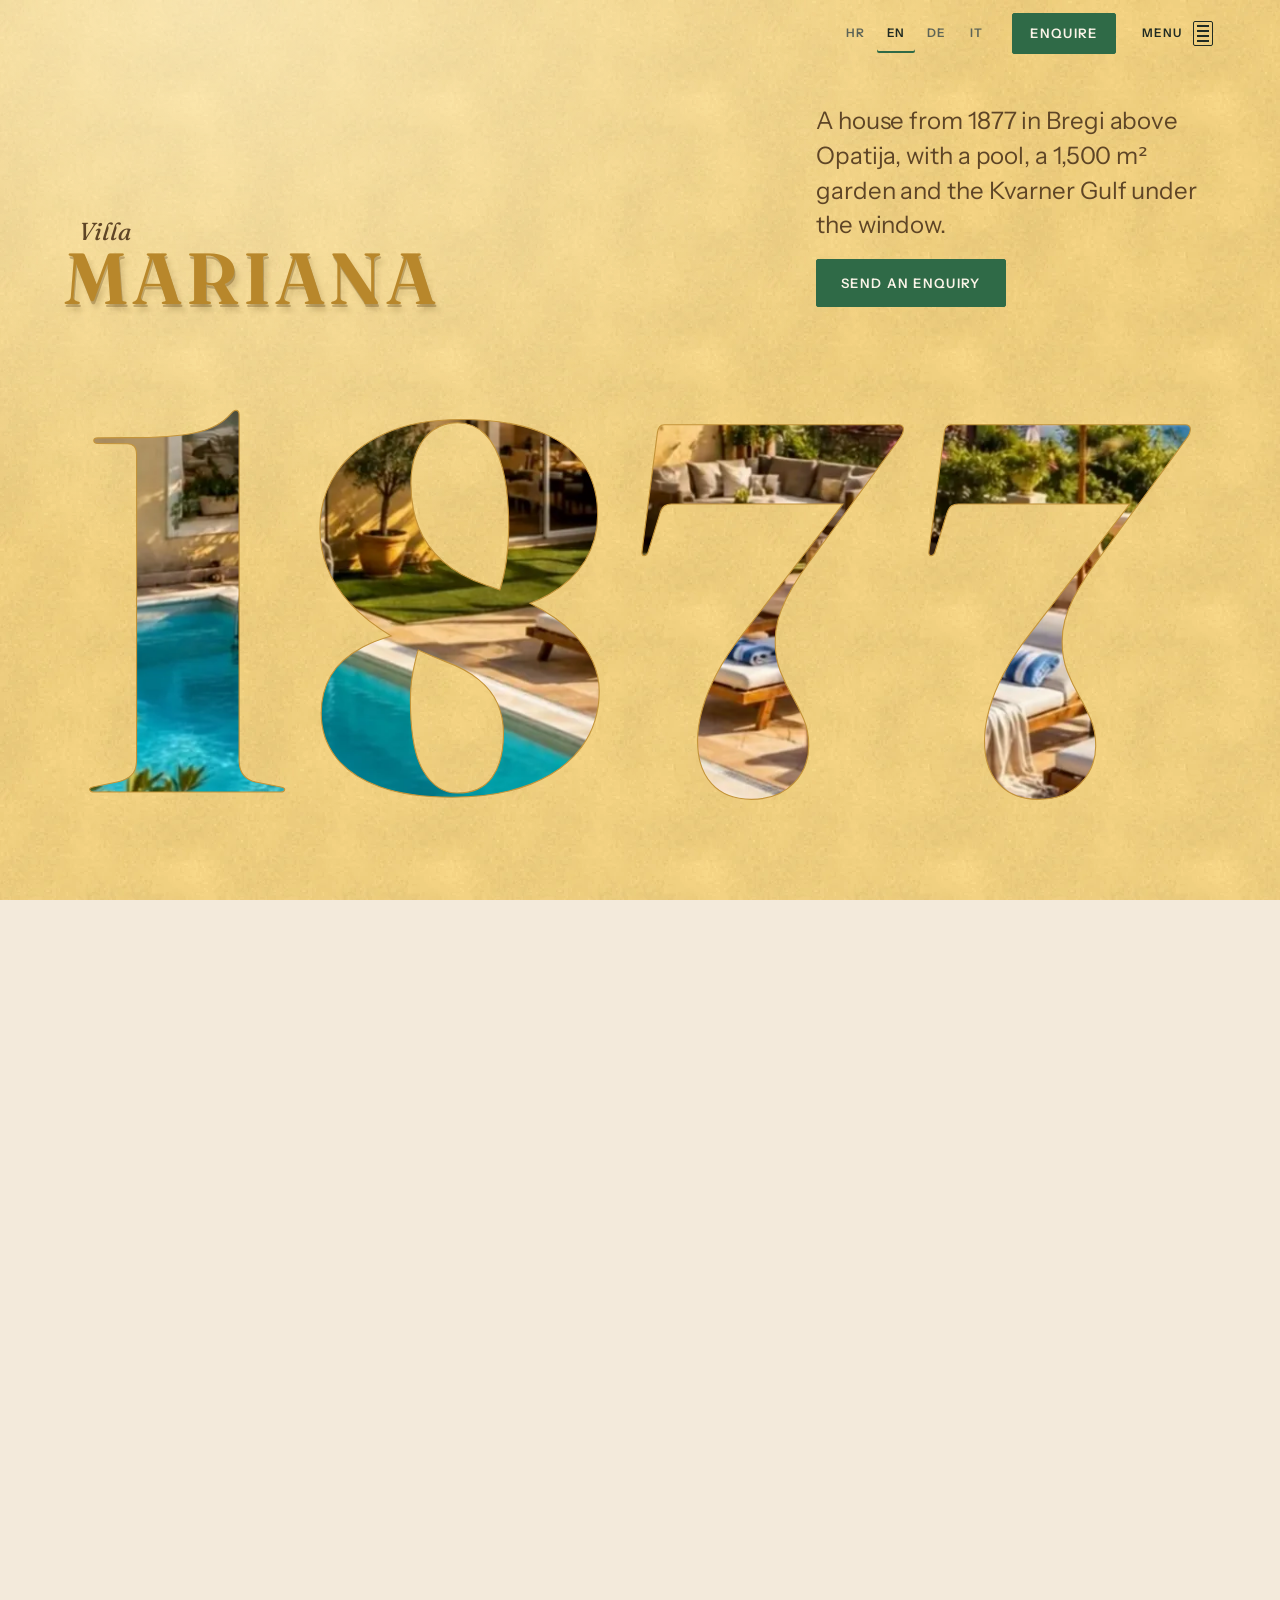
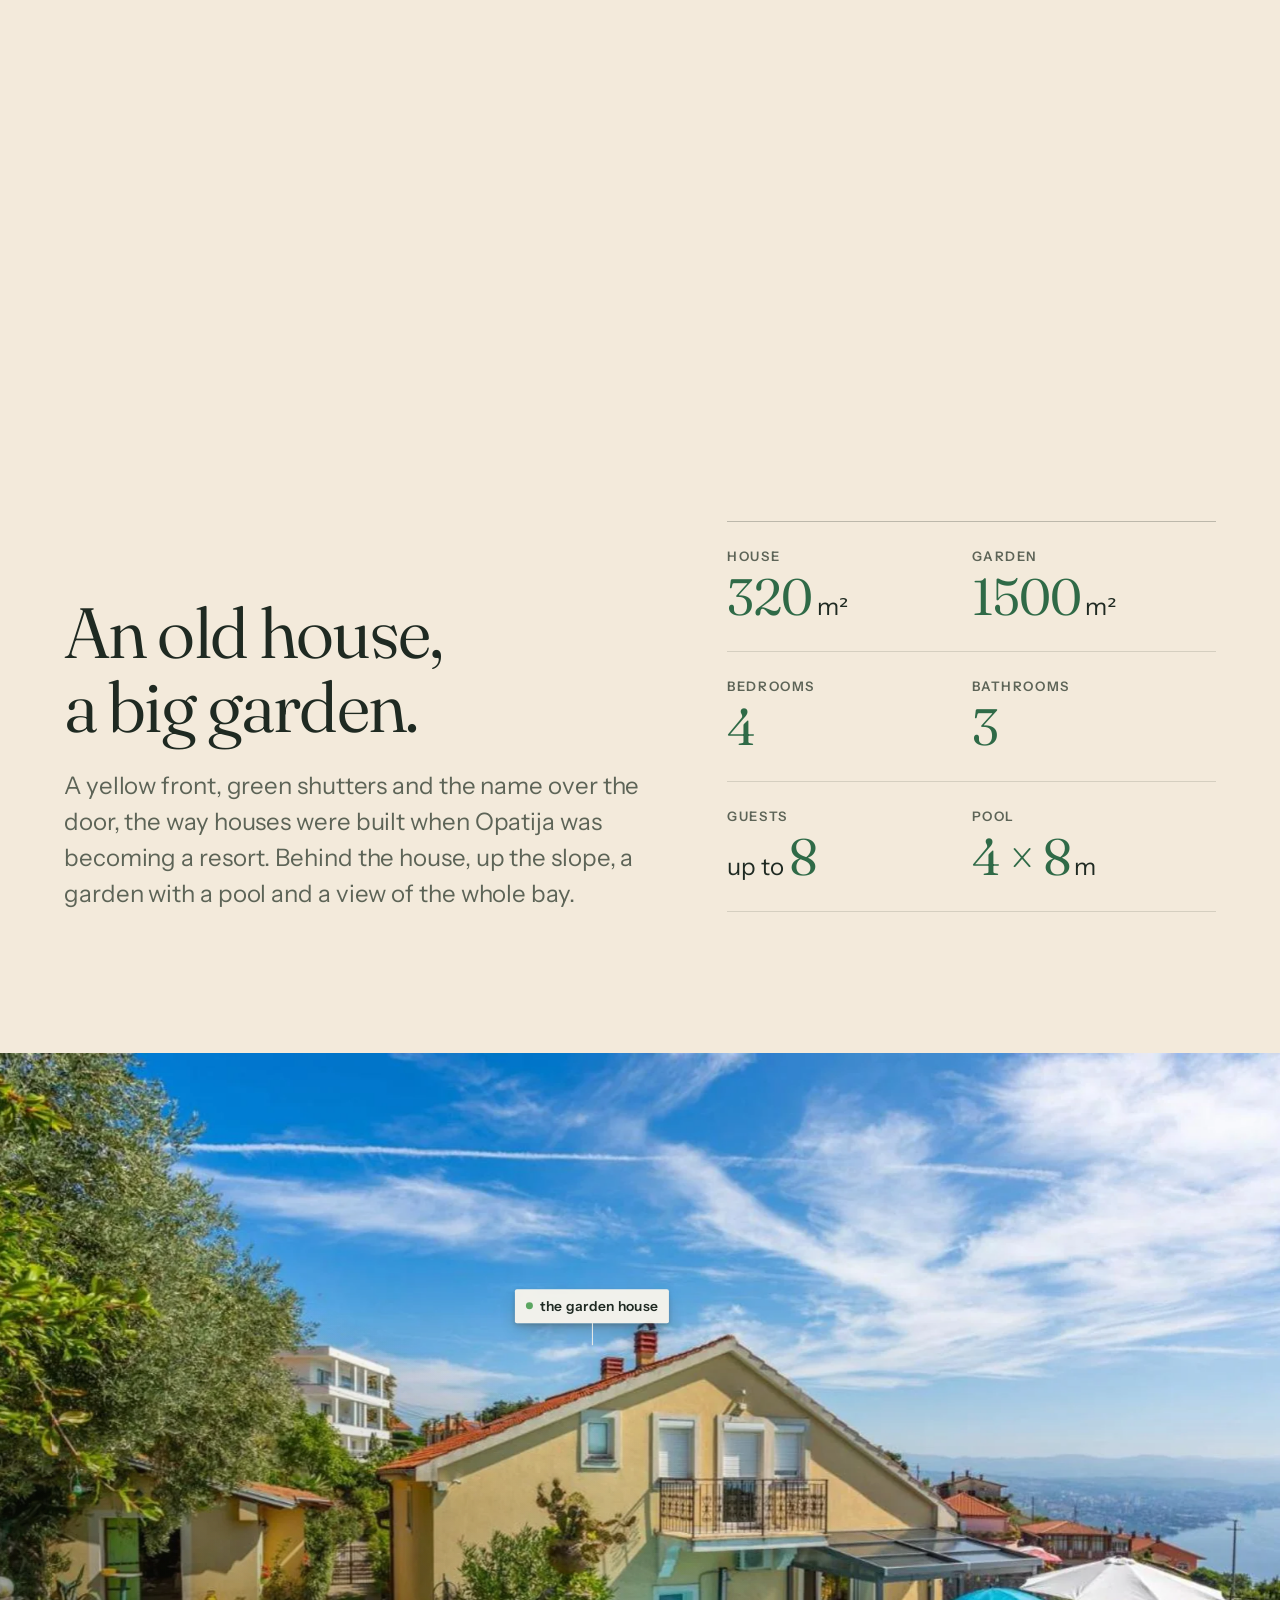
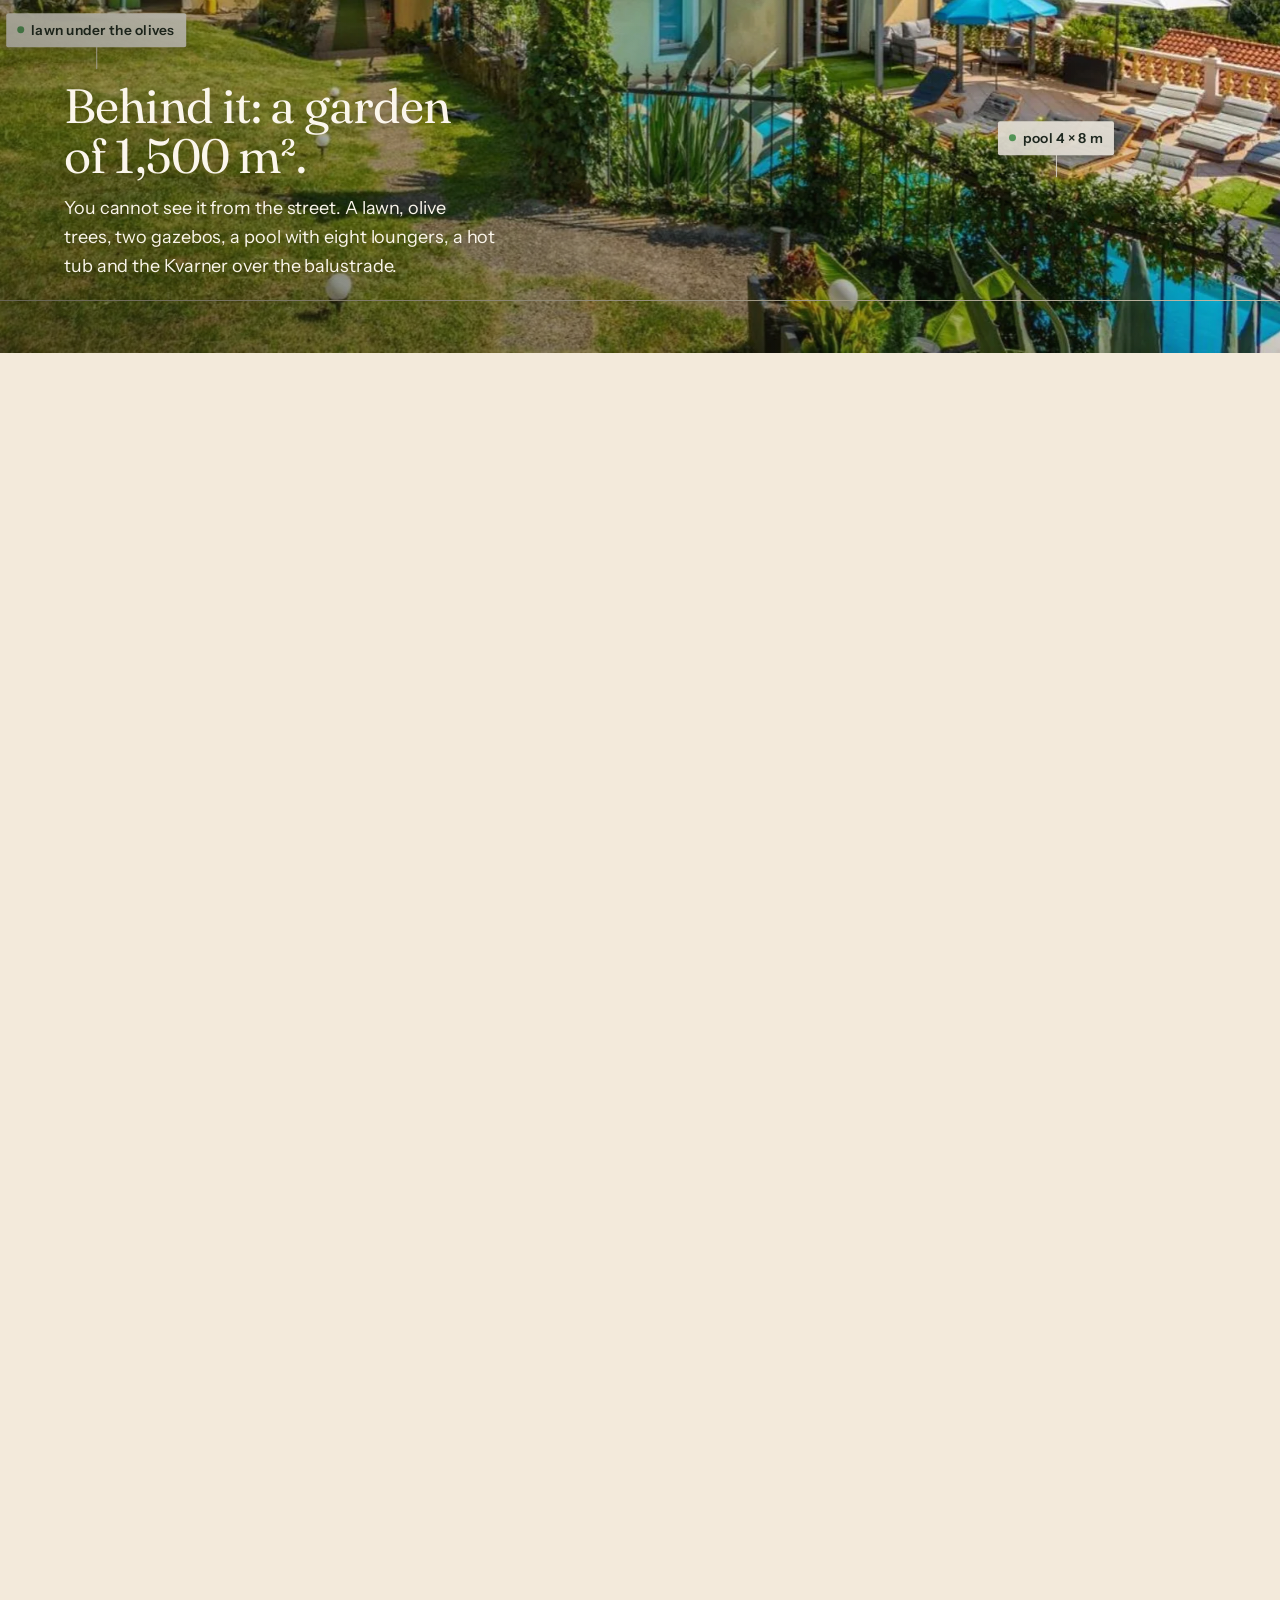
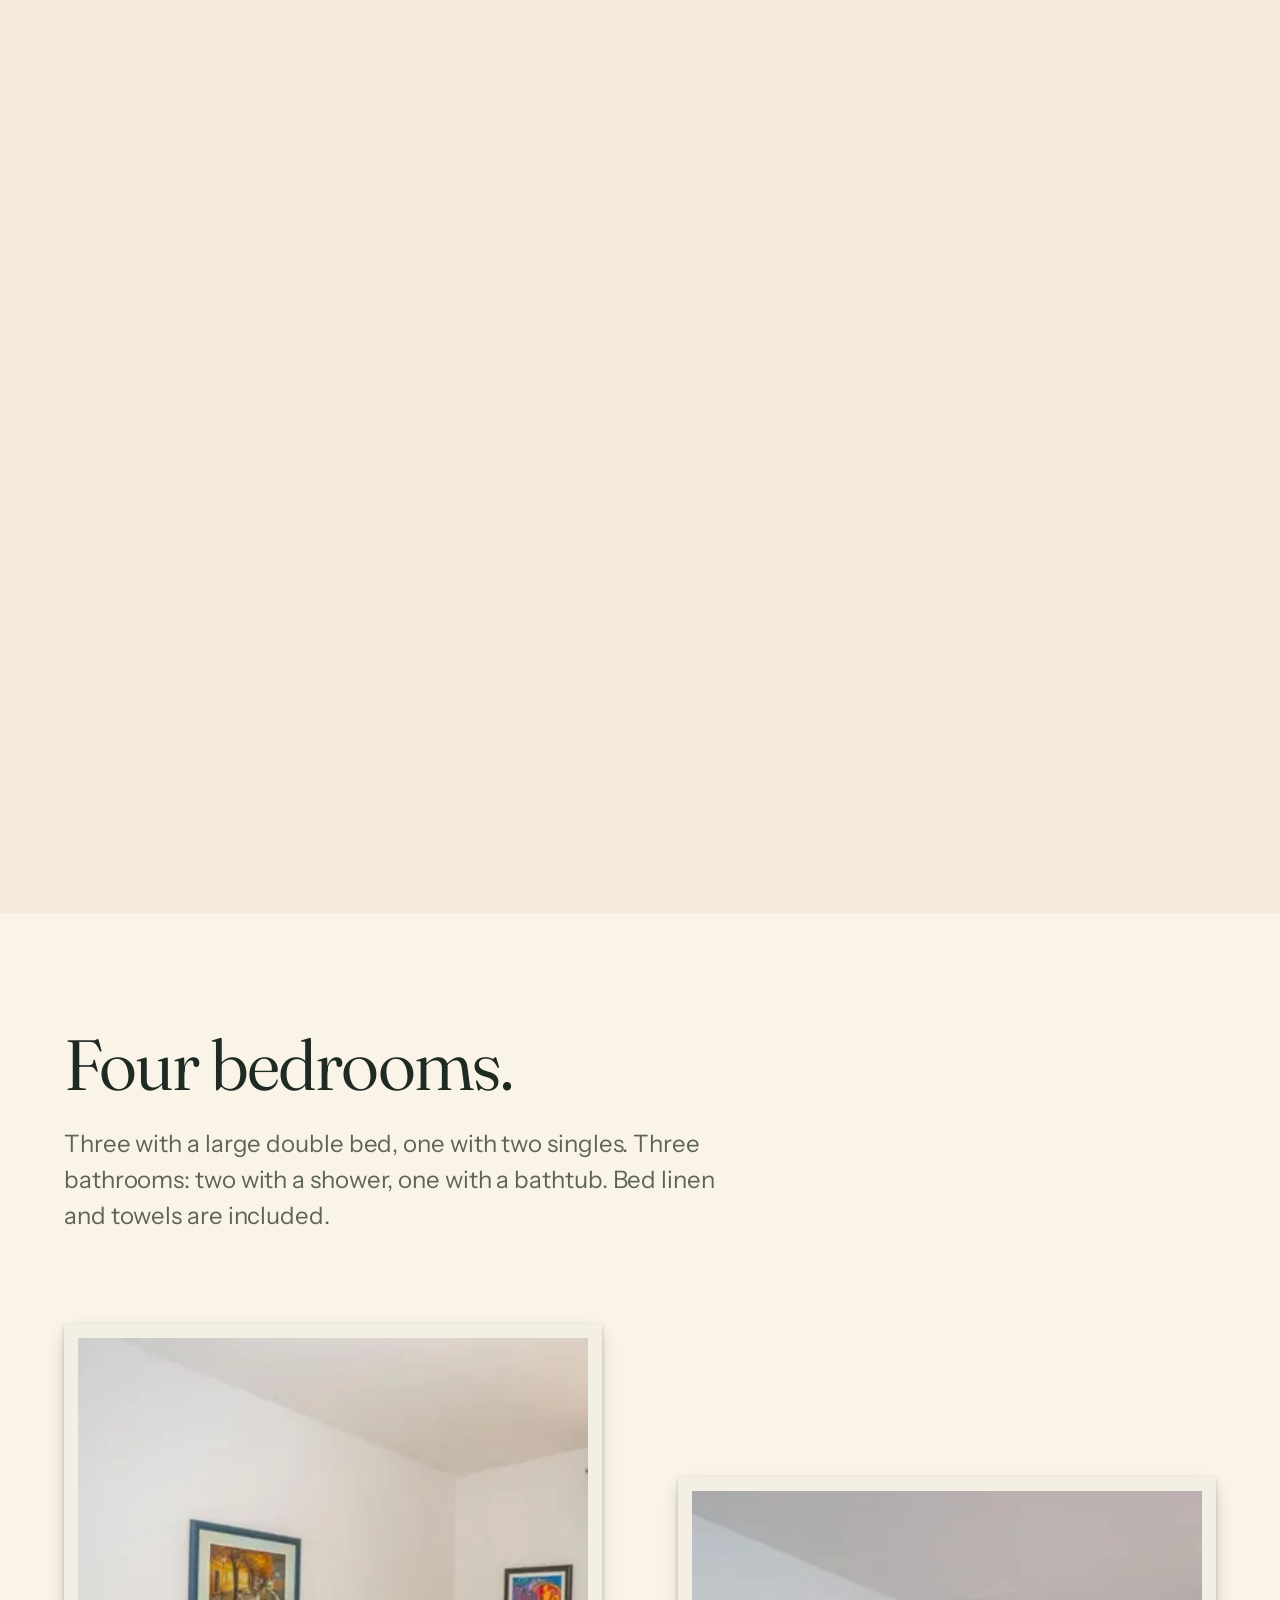
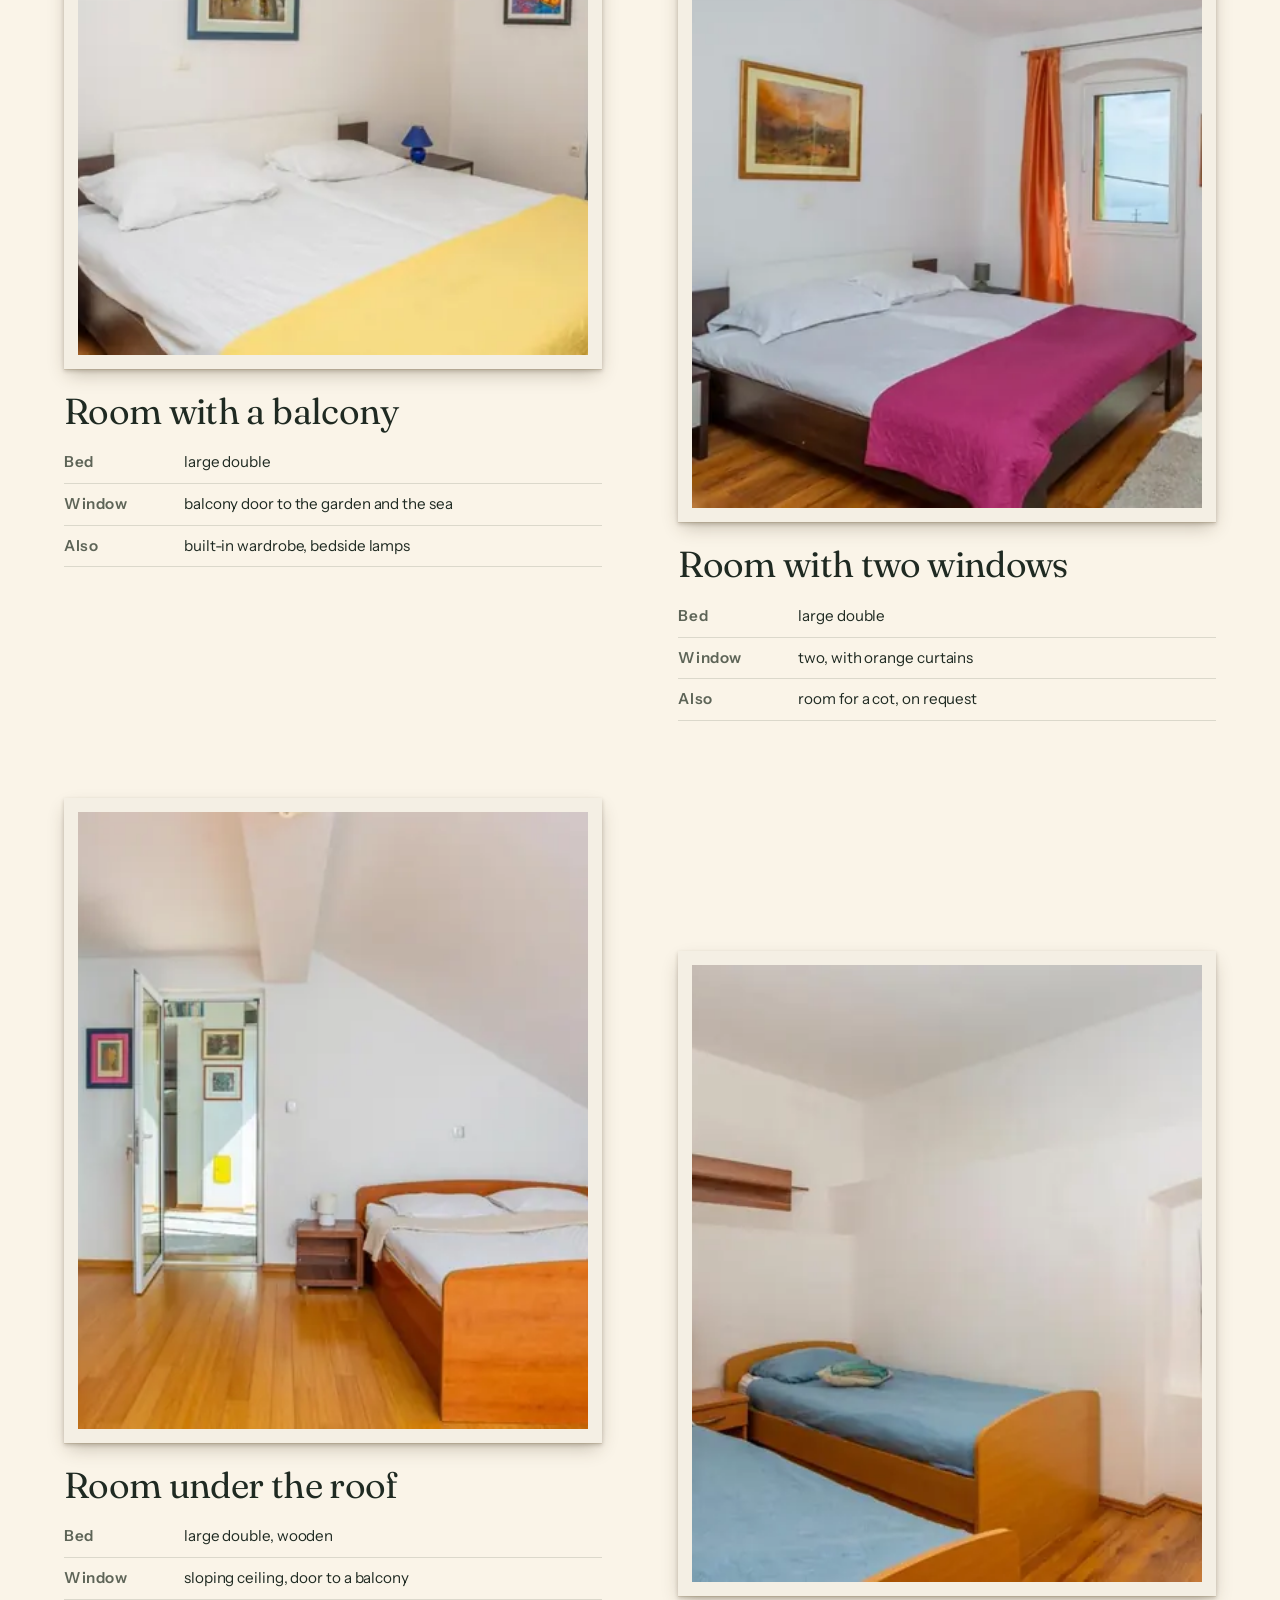
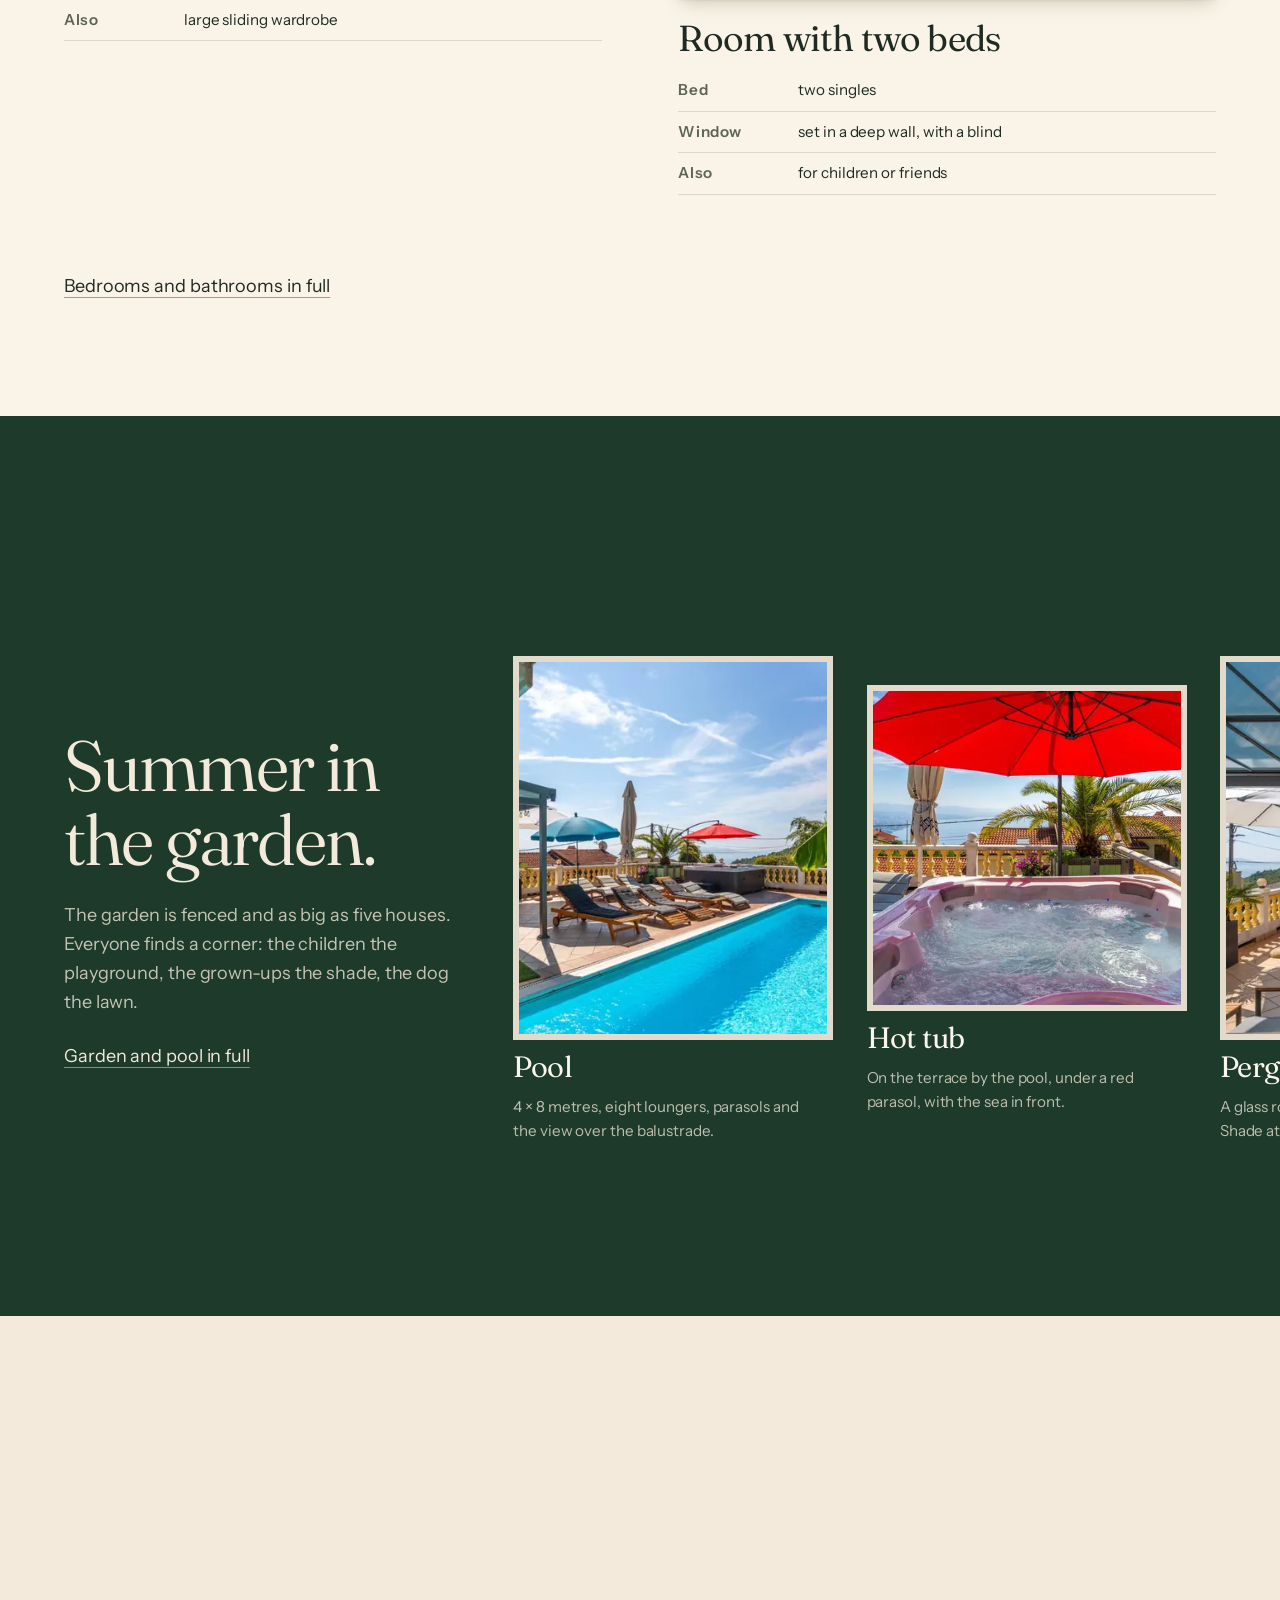
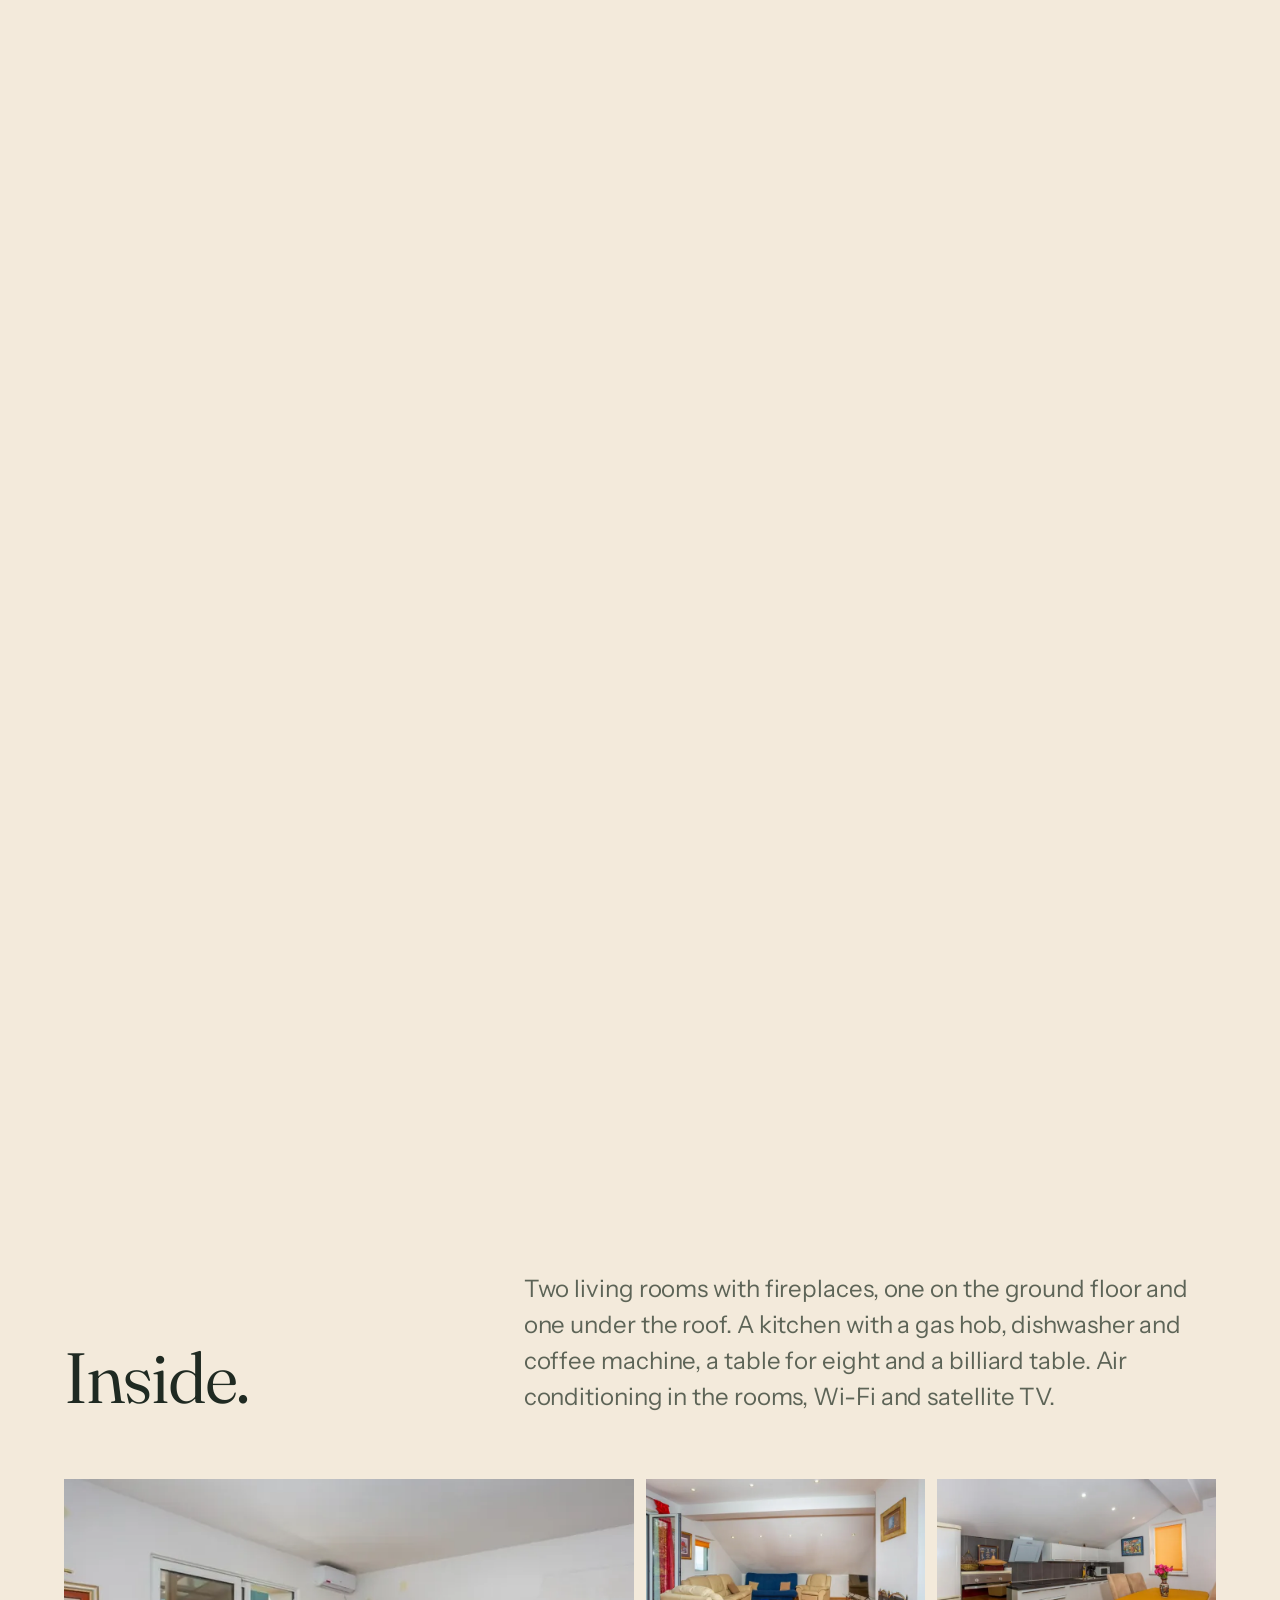
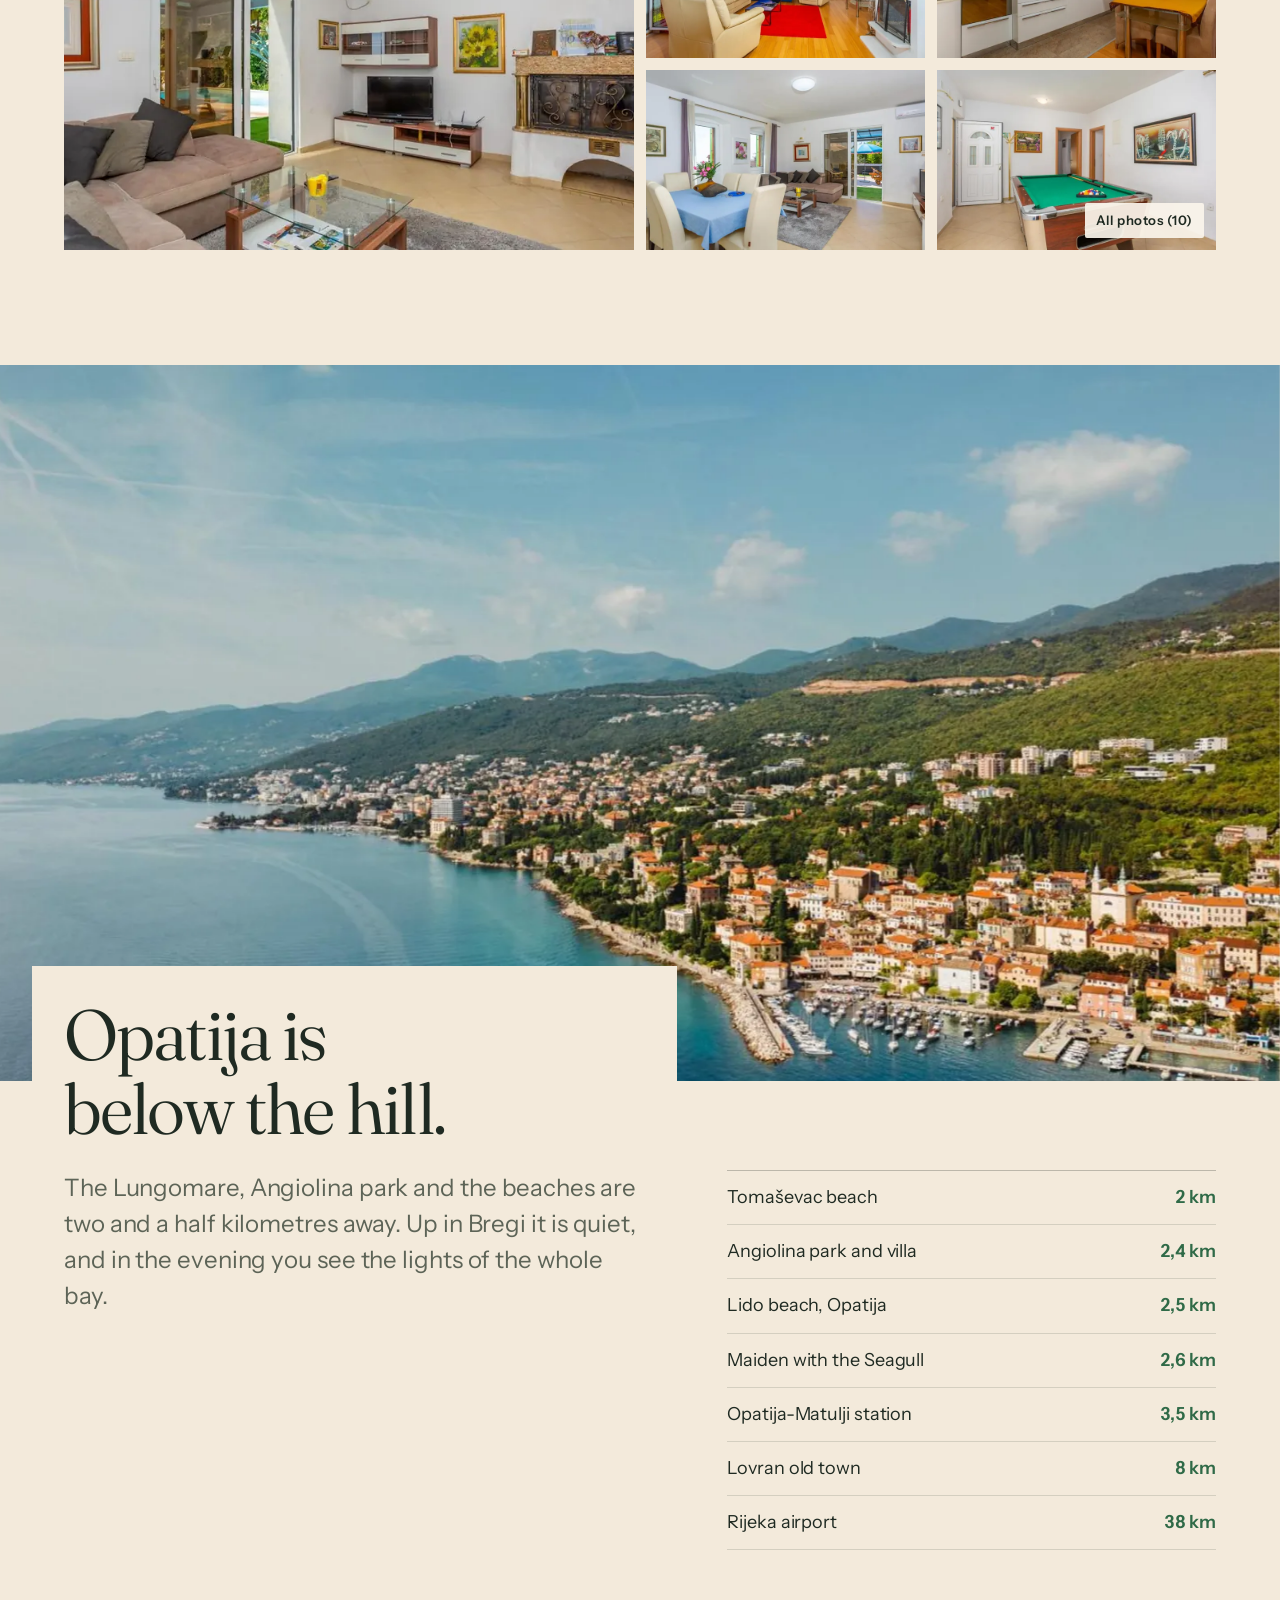
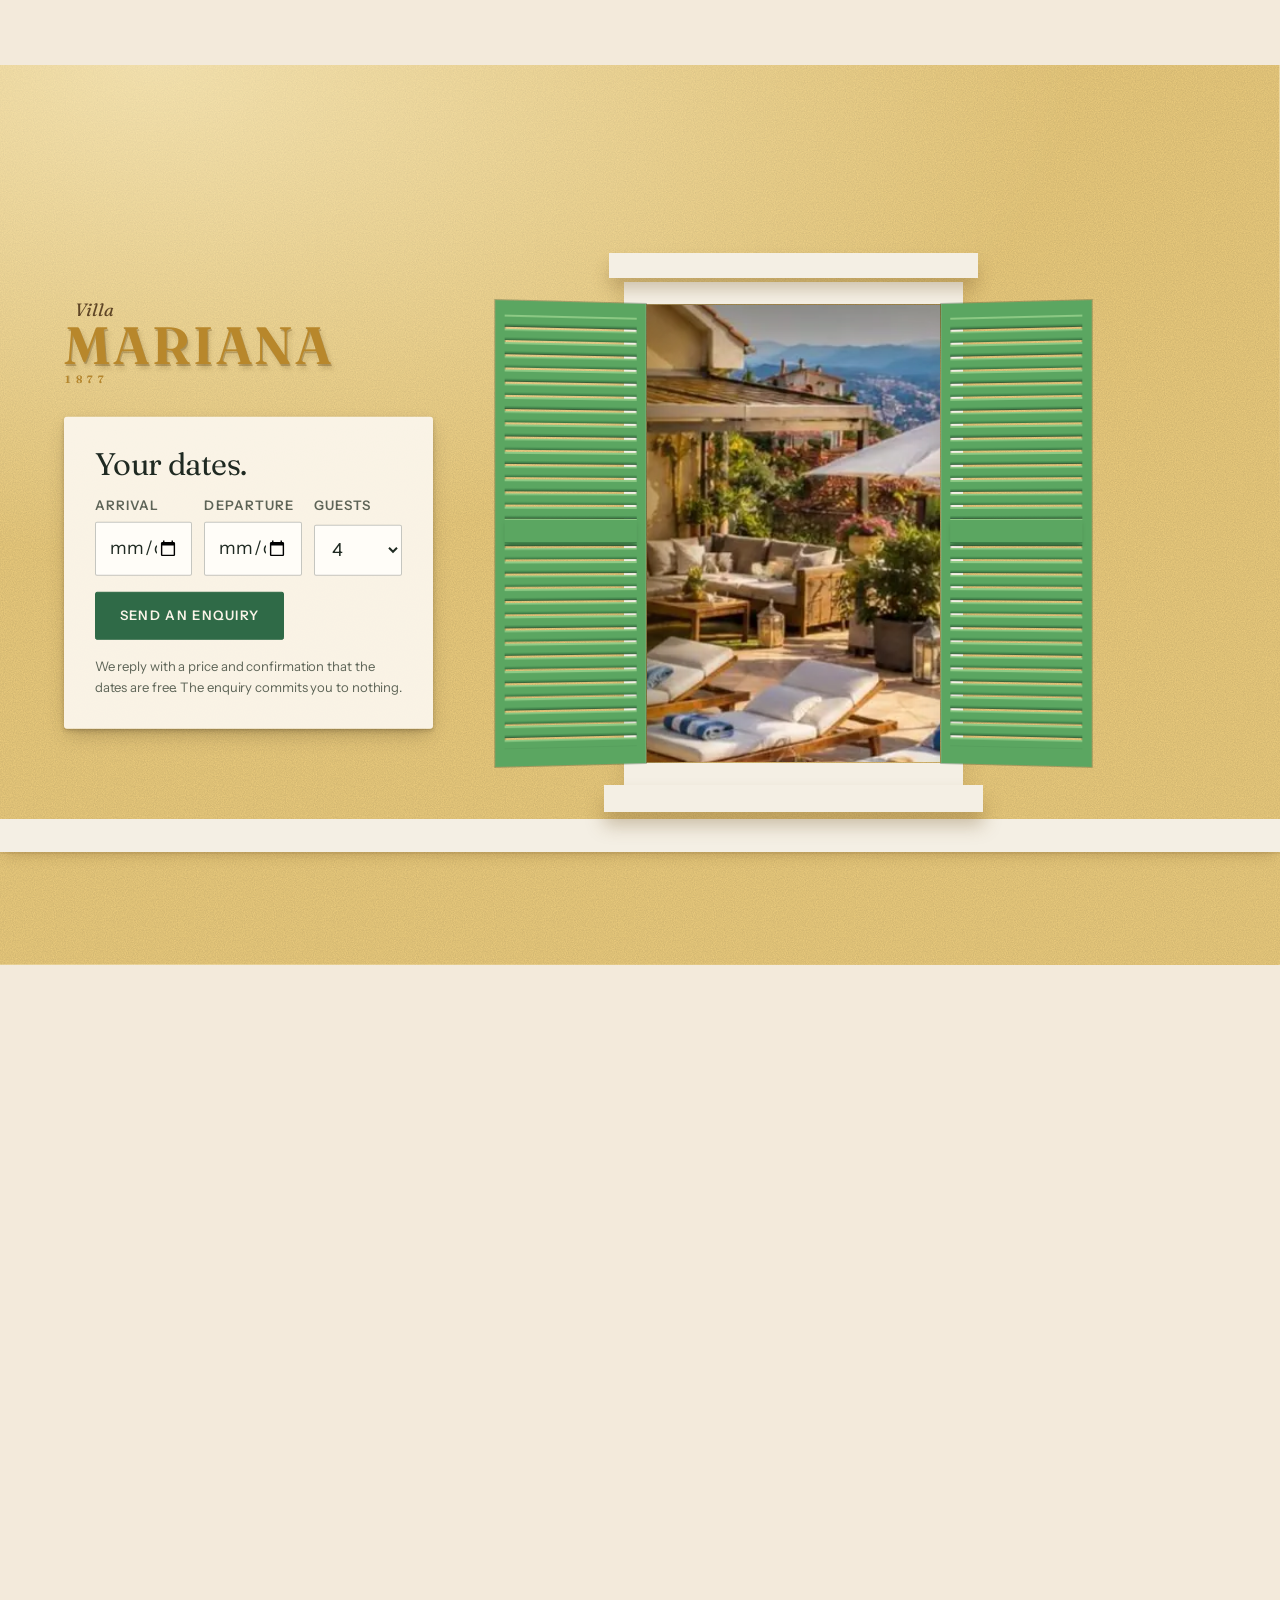
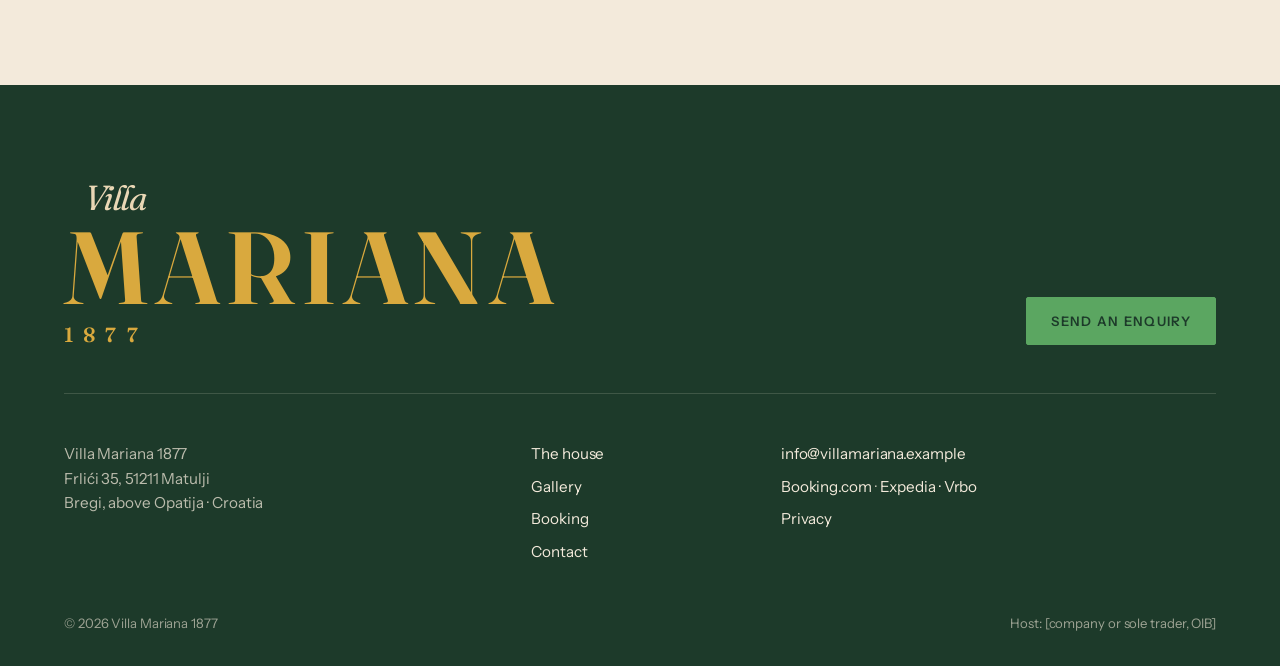
<file: index.html>
<!doctype html>
<html lang="hr">
<head>
<meta charset="utf-8">
<meta name="robots" content="noindex, nofollow">
<meta name="viewport" content="width=device-width, initial-scale=1, viewport-fit=cover">
<meta name="theme-color" content="#F3EADB">
<link rel="icon" href="favicon.svg" type="image/svg+xml">
<link rel="preload" href="fonts/fraunces-normal-latin.woff2" as="font" type="font/woff2" crossorigin>
<link rel="preload" href="fonts/instrument-sans-normal-latin.woff2" as="font" type="font/woff2" crossorigin>
<link rel="stylesheet" href="css/faces.css?v=7323df27">
<link rel="stylesheet" href="scrollcraft.css?v=4cabdc0b">
<link rel="stylesheet" href="css/site.css?v=b7aad530">

<title data-i18n="meta.home.title">Villa Mariana 1877 · kuća s bazenom i vrtom iznad Opatije</title>
<meta name="description" content="Kuća iz 1877. u Bregima iznad Opatije: 320 m², četiri spavaće sobe, bazen 4 × 8 m, whirlpool i ograđeni vrt od 1500 m² s pogledom na Kvarner. Do 8 gostiju, ljubimci dobrodošli." data-i18n-attr="content:meta.home.desc">
<link rel="preload" as="image" href="img/hero/skure-1920.webp" media="(min-aspect-ratio: 3/4)">
<link rel="preload" as="image" href="img/hero/skure-p.webp" media="(max-aspect-ratio: 3/4)">
<meta name="vm-email" content="info@villamariana.example">
</head>
<body data-page="index">
<a class="skip" href="#main" data-i18n="ui.skip">Preskoči na sadržaj</a>
<header class="bar" data-bar>
  <a class="mark" href="index.html" aria-label="Villa Mariana 1877, početna" data-i18n-attr="aria-label:ui.home"><span class="mark__v">Villa</span><span class="mark__n">Mariana</span><span class="mark__y">1877</span></a>
  <div class="bar__end">
    <div class="lang" role="group" aria-label="Jezik" data-i18n-attr="aria-label:ui.lang">
      <button type="button" data-lang="hr" lang="hr" aria-pressed="true">HR</button>
      <button type="button" data-lang="en" lang="en" aria-pressed="false">EN</button>
      <button type="button" data-lang="de" lang="de" aria-pressed="false">DE</button>
      <button type="button" data-lang="it" lang="it" aria-pressed="false">IT</button>
    </div>
    <a class="btn bar__cta" href="rezervacije.html" data-i18n="cta.ask">Upit</a>
    <button class="menu-btn" type="button" aria-expanded="false" aria-controls="izbornik" data-menu-btn><span class="menu-btn__l" data-i18n="ui.menu">Izbornik</span><span class="menu-btn__i" aria-hidden="true"><i></i><i></i><i></i><i></i></span></button>
  </div>
</header>
<div class="menu" id="izbornik" data-menu hidden>
  <div class="menu__panel">
    <nav class="menu__nav" aria-label="Izbornik" data-i18n-attr="aria-label:ui.menu">
      <a href="index.html" aria-current="page"><span class="menu__t" data-i18n="nav.home">Početna</span><span class="menu__d" data-i18n="nav.homeD">škure, pročelje, vrt</span></a>
      <a href="vila.html"><span class="menu__t" data-i18n="nav.villa">Kuća</span><span class="menu__d" data-i18n="nav.villaD">320 m², sve što je u kući</span></a>
      <a href="vila.html#sobe"><span class="menu__t" data-i18n="nav.rooms">Sobe</span><span class="menu__d" data-i18n="nav.roomsD">četiri spavaće sobe, tri kupaonice</span></a>
      <a href="vila.html#vrt"><span class="menu__t" data-i18n="nav.garden">Vrt i bazen</span><span class="menu__d" data-i18n="nav.gardenD">1500 m², bazen 4 × 8 m, whirlpool</span></a>
      <a href="galerija.html"><span class="menu__t" data-i18n="nav.gallery">Galerija</span><span class="menu__d" data-i18n="nav.galleryD">47 fotografija</span></a>
      <a href="rezervacije.html"><span class="menu__t" data-i18n="nav.book">Rezervacije</span><span class="menu__d" data-i18n="nav.bookD">upit za vaše datume</span></a>
      <a href="kontakt.html"><span class="menu__t" data-i18n="nav.contact">Kontakt</span><span class="menu__d" data-i18n="nav.contactD">Bregi, iznad Opatije</span></a>
    </nav>
    <div class="menu__foot">
      <div class="lang" role="group" aria-label="Jezik" data-i18n-attr="aria-label:ui.lang">
        <button type="button" data-lang="hr" lang="hr" aria-pressed="true">HR</button>
        <button type="button" data-lang="en" lang="en" aria-pressed="false">EN</button>
        <button type="button" data-lang="de" lang="de" aria-pressed="false">DE</button>
        <button type="button" data-lang="it" lang="it" aria-pressed="false">IT</button>
      </div>
      <p>Frlići 35, 51211 Matulji · <a href="#" data-email>e-mail</a></p>
    </div>
  </div>
  <div class="menu__louvres" aria-hidden="true"><i></i><i></i><i></i><i></i><i></i><i></i><i></i><i></i><i></i><i></i><i></i><i></i><i></i><i></i></div>
</div>


<main id="main">

  <!-- 1 · the year on the wall: "1877" cut into the stucco like the gilded letters of the sign, the pool moving inside the numerals; scroll flies into the "1" and the pool fills the screen -->
  <section class="hero" id="pocetak" data-sc-act="pin" data-sc-span="2.2" data-hero>
    <div class="sc-stage hero__stage">
      <div class="hero__view" data-hero-view>
        <picture>
          <source media="(max-aspect-ratio: 3/4)" srcset="img/hero/skure-p.webp">
          <img class="hero__still" src="img/hero/skure-1920.webp" srcset="img/hero/skure-1280.webp 1280w, img/hero/skure-1920.webp 1920w" sizes="100vw" width="1916" height="1080" alt="Bazen vile Mariana u kasno poslijepodne: ležaljke, suncobran, whirlpool, a iza balustrade Kvarnerski zaljev" data-i18n-attr="alt:hero.alt" fetchpriority="high">
        </picture>
        <video class="hero__film" muted playsinline loop preload="none" aria-hidden="true" data-src="video/skure-v1.mp4" data-src-mobile="video/skure-v1-p.mp4" data-hero-film></video>
      </div>
      <div class="hero__shade" aria-hidden="true" data-hero-shade></div>

      <svg class="hero__wall" data-hero-wall data-num="{&quot;glyphs&quot;: [{&quot;adv&quot;: 800, &quot;box&quot;: [31, -1455, 744, 1455]}, {&quot;adv&quot;: 1149, &quot;box&quot;: [49, -1420, 1065, 1440]}, {&quot;adv&quot;: 1034, &quot;box&quot;: [67.7, -1400, 997.3, 1428]}, {&quot;adv&quot;: 1034, &quot;box&quot;: [67.7, -1400, 997.3, 1428]}], &quot;track&quot;: 60.0, &quot;target&quot;: [405.0, -875.0], &quot;r&quot;: 198.0, &quot;upm&quot;: 2000}" aria-hidden="true" focusable="false" preserveAspectRatio="none" viewBox="0 0 1440 900">
        <defs>
          <pattern id="h-stucco" patternUnits="userSpaceOnUse" width="256" height="256"><image href="img/hero/stucco.webp" width="256" height="256"/></pattern>
          <radialGradient id="h-sun" cx="0.16" cy="0" r="1.05"><stop offset="0" stop-color="#FFF6D6" stop-opacity="0.55"/><stop offset="0.6" stop-color="#FFF6D6" stop-opacity="0"/></radialGradient>
          <g id="h-num"><path id="h-d0" d="M63 -1329 175 -1328Q192 -1328 201.0 -1318.0Q210 -1308 210 -1286V-122Q210 -82 189.5 -63.5Q169 -45 136 -38L48 -20Q31 -16 31 -11Q31 -6 35.5 -3.0Q40 0 46 0H760Q767 0 771.0 -3.0Q775 -6 775 -10Q775 -16 760 -19L664 -38Q635 -44 618.0 -64.5Q601 -85 601 -122V-1438Q601 -1455 589 -1455Q583 -1455 579.0 -1451.5Q575 -1448 570 -1443Q524 -1389 434.5 -1370.0Q345 -1351 178 -1351L62 -1350Q55 -1350 51.0 -1347.5Q47 -1345 47 -1340Q47 -1335 50.5 -1332.0Q54 -1329 63 -1329Z"/><path id="h-d1" d="M552 20Q388 20 277.0 -20.0Q166 -60 110.0 -132.5Q54 -205 54 -300Q54 -380 90.5 -443.5Q127 -507 213 -553Q258 -577 321 -595Q224 -653 164 -719Q49 -845 49 -1005Q49 -1124 112.5 -1218.0Q176 -1312 295.5 -1366.0Q415 -1420 585 -1420Q761 -1420 877.5 -1377.5Q994 -1335 1051.0 -1253.5Q1108 -1172 1108 -1056Q1108 -960 1060.0 -882.0Q1012 -804 922 -753Q889 -734 850 -720Q958 -666 1017 -603Q1114 -498 1114 -385Q1114 -262 1046.5 -171.0Q979 -80 853.0 -30.0Q727 20 552 20ZM735 -770Q735 -770 735 -770Q751 -819 760.0 -881.0Q769 -943 769 -1009Q769 -1145 745.5 -1233.5Q722 -1322 678.0 -1365.0Q634 -1408 574 -1408Q520 -1408 480.0 -1379.0Q440 -1350 418.0 -1297.5Q396 -1245 396 -1177Q396 -1084 425.5 -1009.5Q455 -935 518.0 -879.5Q581 -824 681 -789Q709 -780 735 -770ZM424 -541Q417 -520 412 -496Q394 -423 394 -353Q394 -162 444.0 -79.0Q494 4 573 4Q662 4 705.5 -56.0Q749 -116 749 -222Q749 -286 726.5 -337.0Q704 -388 654.5 -428.5Q605 -469 526 -498Q472 -519 424 -541Z"/><path id="h-d2" d="M834 -1098H180Q165 -1098 154.5 -1091.5Q144 -1085 137 -1064L91 -914Q89 -908 85.0 -904.5Q81 -901 76 -901Q72 -901 69.5 -905.0Q67 -909 68 -916L127 -1371Q129 -1384 135.0 -1392.0Q141 -1400 153 -1400H1046Q1055 -1400 1060.0 -1395.5Q1065 -1391 1065 -1384Q1065 -1376 1061.0 -1366.0Q1057 -1356 1047 -1343L737 -919Q698 -868 668.0 -822.5Q638 -777 617.5 -736.0Q597 -695 586.5 -655.0Q576 -615 576 -574Q576 -510 595.5 -460.5Q615 -411 640.0 -367.5Q665 -324 684.5 -278.5Q704 -233 704 -175Q704 -93 646.0 -32.5Q588 28 485 28Q387 28 333.5 -31.5Q280 -91 280 -194Q280 -252 298.5 -317.5Q317 -383 354.0 -453.0Q391 -523 447 -595Z"/><path id="h-d3" d="M834 -1098H180Q165 -1098 154.5 -1091.5Q144 -1085 137 -1064L91 -914Q89 -908 85.0 -904.5Q81 -901 76 -901Q72 -901 69.5 -905.0Q67 -909 68 -916L127 -1371Q129 -1384 135.0 -1392.0Q141 -1400 153 -1400H1046Q1055 -1400 1060.0 -1395.5Q1065 -1391 1065 -1384Q1065 -1376 1061.0 -1366.0Q1057 -1356 1047 -1343L737 -919Q698 -868 668.0 -822.5Q638 -777 617.5 -736.0Q597 -695 586.5 -655.0Q576 -615 576 -574Q576 -510 595.5 -460.5Q615 -411 640.0 -367.5Q665 -324 684.5 -278.5Q704 -233 704 -175Q704 -93 646.0 -32.5Q588 28 485 28Q387 28 333.5 -31.5Q280 -91 280 -194Q280 -252 298.5 -317.5Q317 -383 354.0 -453.0Q391 -523 447 -595Z"/></g>

          <mask id="h-cut" maskUnits="userSpaceOnUse" x="-10" y="-10" width="99999" height="99999"><rect class="h-full" fill="#fff"/><use href="#h-num" fill="#000"/></mask>
          <clipPath id="h-in"><use href="#h-num"/></clipPath>
        </defs>
        <rect class="h-full" fill="url(#h-stucco)" mask="url(#h-cut)"/>
        <rect class="h-full" fill="url(#h-sun)" mask="url(#h-cut)"/>
        <g clip-path="url(#h-in)"><use class="h-shadow" href="#h-num" fill="none"/></g>
        <use class="h-rim" href="#h-num" fill="none"/>
      </svg>
      <div class="hero__sign" data-hero-sign>
        <h1 class="sign"><span class="sign__v">Villa</span><span class="sign__n">Mariana</span><span class="vh"> 1877</span></h1>
        <div class="hero__aside">
          <p class="hero__line" data-i18n="hero.line">Kuća iz 1877. u Bregima iznad Opatije, s bazenom, vrtom od 1500 m² i Kvarnerom pod prozorom.</p>
          <a class="btn" href="rezervacije.html" data-i18n="cta.send">Pošaljite upit</a>
        </div>
      </div>

      <p class="hero__second" data-hero-second><span data-i18n="hero.second">Bazen nad zaljevom.</span><small data-i18n="hero.secondS">Ležaljke, whirlpool i Kvarner od Opatije do Rijeke.</small></p>
      <button class="film-pause" type="button" aria-pressed="false" data-hero-pause hidden><span class="vh" data-i18n="ui.pause">Zaustavi film</span><svg viewBox="0 0 20 20" aria-hidden="true"><path class="i-pause" d="M6 4h3v12H6zM11 4h3v12h-3z"/><path class="i-play" d="M6 4l10 6-10 6z"/></svg></button>
    </div>
  </section>

  <!-- 2 · the house in numbers, quietly -->
  <section class="facts" id="kuca">
    <div class="wrap facts__grid">
      <div class="facts__text">
        <h2 class="h-xl" data-sc-in data-i18n="facts.h">Stara kuća, velik vrt.</h2>
        <p class="lede" data-sc-in data-i18n="facts.p">Žuto pročelje, zelene škure i ime iznad vrata, kao što se gradilo kad je Opatija postajala ljetovalište. Iza kuće, na padini, vrt s bazenom i pogledom na cijeli zaljev.</p>
      </div>
      <dl class="facts__list" data-sc-in data-sc-stagger="70">
        <div><dt data-i18n="facts.area">Kuća</dt><dd><b class="nums" data-sc-count="0 320">320</b> m²</dd></div>
        <div><dt data-i18n="facts.garden">Vrt</dt><dd><b class="nums" data-sc-count="0 1500">1500</b> m²</dd></div>
        <div><dt data-i18n="facts.rooms">Spavaće sobe</dt><dd><b class="nums" data-sc-count="0 4">4</b></dd></div>
        <div><dt data-i18n="facts.baths">Kupaonice</dt><dd><b class="nums" data-sc-count="0 3">3</b></dd></div>
        <div><dt data-i18n="facts.guests">Gosti</dt><dd><span data-i18n="facts.upto">do</span> <b class="nums" data-sc-count="0 8">8</b></dd></div>
        <div><dt data-i18n="facts.pool">Bazen</dt><dd><b class="nums">4 × 8</b> m</dd></div>
      </dl>
    </div>
  </section>

  <!-- 3 · PEAK: an old postcard of the street front comes to life; the sky over the roof opens; the house steps down; the garden is behind it -->
  <section class="peak" id="procelje" data-sc-act="pin" data-sc-span="3.4" data-peak>
    <div class="sc-stage peak__stage">
      <div class="peak__card" data-peak-card>
        <div class="peak__layers">
        <img class="peak__garden" src="img/g/vrt-kuca-1920.webp" srcset="img/g/vrt-kuca-800.webp 800w, img/g/vrt-kuca-1600.webp 1600w, img/g/vrt-kuca-1920.webp 1920w" sizes="max(100vw, 178svh)" width="1919" height="1080" alt="Vrt iza kuće: travnjak, žuta kuća na kat, bazen s ležaljkama i Kvarner do Rijeke" data-i18n-attr="alt:peak.altGarden" loading="lazy" decoding="async" data-peak-garden>
        <div class="peak__skyw" data-peak-sky>
          <img class="peak__img" src="img/procelje/foto-1920.webp" srcset="img/procelje/foto-1100.webp 1100w, img/procelje/foto-1920.webp 1920w" sizes="max(100vw, 178svh)" width="1919" height="936" alt="" loading="lazy" decoding="async" data-peak-sky-img>
        </div>
        <img class="peak__img peak__rez" src="img/procelje/rez-1920.webp" srcset="img/procelje/rez-1100.webp 1100w, img/procelje/rez-1920.webp 1920w" sizes="max(100vw, 178svh)" width="1919" height="936" alt="Pročelje kuće iz 1877. na ulici u Bregima: žuta žbuka, zelene škure, natpis Villa Mariana iznad seoske butige" data-i18n-attr="alt:peak.altFacade" loading="lazy" decoding="async" data-peak-rez>
        <div class="peak__postw" data-peak-postw>
          <img class="peak__img" src="img/procelje/karta-1920.webp" srcset="img/procelje/karta-1100.webp 1100w, img/procelje/karta-1920.webp 1920w" sizes="max(100vw, 178svh)" width="1919" height="936" alt="" loading="lazy" decoding="async" data-peak-post>
        </div>
        </div>
        <div class="peak__paper" aria-hidden="true" data-peak-paper>
          <span class="peak__caption">Villa Mariana · Bregi · 1877</span>
        </div>
        <div class="peak__marks" aria-hidden="true" data-peak-marks>
          <svg class="peak__stamp" viewBox="0 0 120 140" aria-hidden="true"><path class="st-edge" d="M6 6h108v128H6z"/><rect class="st-in" x="16" y="16" width="88" height="108"/><g class="st-sh"><rect x="34" y="30" width="22" height="58"/><rect x="64" y="30" width="22" height="58"/><path d="M38 38h14M38 46h14M38 54h14M38 62h14M38 70h14M38 78h14M68 38h14M68 46h14M68 54h14M68 62h14M68 70h14M68 78h14"/></g><text x="60" y="112" text-anchor="middle">1877</text></svg>
          <svg class="peak__mark" viewBox="0 0 160 160" aria-hidden="true"><circle cx="80" cy="80" r="60"/><circle cx="80" cy="80" r="48"/><path d="M0 70c20-8 40 8 60 0s40 8 60 0 40 8 60 0M0 92c20-8 40 8 60 0s40 8 60 0 40 8 60 0"/><text x="80" y="76" text-anchor="middle">BREGI</text><text x="80" y="98" text-anchor="middle">OPATIJA</text></svg>
        </div>
        <ul class="peak__tags" data-peak-tags>
          <li style="--x: 47%; --y: 30%" data-i18n="peak.tHouse">kuća u vrtu</li>
          <li style="--x: 76%; --y: 78%" data-i18n="peak.tPool">bazen 4 × 8 m</li>
          <li style="--x: 94%; --y: 70%" data-i18n="peak.tTub">whirlpool</li>
          <li style="--x: 89%; --y: 41%" data-i18n="peak.tSea">Opatija i Rijeka</li>
          <li style="--x: 16%; --y: 66%" data-i18n="peak.tLawn">travnjak pod maslinama</li>
        </ul>
      </div>
      <div class="peak__copy peak__copy--a" data-peak-a>
        <h2 class="h-lg" data-i18n="peak.aH">Na ulici: kuća iz 1877.</h2>
        <p data-i18n="peak.aP">Pročelje u Bregima, s imenom iznad seoske butige, kakvo je bilo i na starim razglednicama Opatije.</p>
      </div>
      <div class="peak__scrim" aria-hidden="true" data-peak-scrim></div>
      <div class="peak__copy peak__copy--b" data-peak-b>
        <h2 class="h-lg" data-i18n="peak.bH">Iza nje: vrt od 1500 m².</h2>
        <p data-i18n="peak.bP">S ulice se ne vidi. Travnjak, masline, dvije sjenice, bazen s osam ležaljki, whirlpool i Kvarner preko balustrade.</p>
      </div>
    </div>
  </section>

  <!-- 4 · four bedrooms, each one's louvres turning open as you reach it -->
  <section class="rooms" id="sobe">
    <div class="wrap">
      <header class="rooms__head">
        <h2 class="h-xl" data-sc-in data-i18n="rooms.h">Četiri sobe.</h2>
        <p class="lede" data-sc-in data-i18n="rooms.p">Tri s velikim bračnim krevetom, jedna s dva odvojena. Tri kupaonice: dvije s tušem, jedna s kadom. Posteljina i ručnici su u cijeni.</p>
      </header>
      <div class="rooms__grid">
        <article class="room">
          <figure class="room__win" data-louvre><img src="img/g/soba-3-1600.webp" srcset="img/g/soba-3-800.webp 800w, img/g/soba-3-1600.webp 1600w" sizes="(min-width: 900px) 42vw, 92vw" width="1600" height="900" alt="Villa Mariana: soba s balkonom" data-cap="sobe.room3" decoding="async" loading="lazy"><span class="louvre" aria-hidden="true"></span></figure>
          <div class="card-win">
            <h3 data-i18n="room.3">Soba s balkonom</h3>
            <dl><div><dt data-i18n="rl.bed">Krevet</dt><dd data-i18n="room.3.bed">veliki bračni</dd></div><div><dt data-i18n="rl.win">Prozor</dt><dd data-i18n="room.3.win">balkonska vrata prema vrtu i moru</dd></div><div><dt data-i18n="rl.more">Još</dt><dd data-i18n="room.3.more">ugradbeni ormar, noćne lampe</dd></div></dl>
          </div>
        </article>
        <article class="room">
          <figure class="room__win" data-louvre><img src="img/g/soba-1-1600.webp" srcset="img/g/soba-1-800.webp 800w, img/g/soba-1-1600.webp 1600w" sizes="(min-width: 900px) 42vw, 92vw" width="1600" height="900" alt="Villa Mariana: soba s dva prozora" data-cap="sobe.room1" decoding="async" loading="lazy"><span class="louvre" aria-hidden="true"></span></figure>
          <div class="card-win">
            <h3 data-i18n="room.1">Soba s dva prozora</h3>
            <dl><div><dt data-i18n="rl.bed">Krevet</dt><dd data-i18n="room.1.bed">veliki bračni</dd></div><div><dt data-i18n="rl.win">Prozor</dt><dd data-i18n="room.1.win">dva, s narančastim zavjesama</dd></div><div><dt data-i18n="rl.more">Još</dt><dd data-i18n="room.1.more">mjesto za dječji krevetić, na upit</dd></div></dl>
          </div>
        </article>
        <article class="room">
          <figure class="room__win" data-louvre><img src="img/g/soba-4-1600.webp" srcset="img/g/soba-4-800.webp 800w, img/g/soba-4-1600.webp 1600w" sizes="(min-width: 900px) 42vw, 92vw" width="1600" height="900" alt="Villa Mariana: soba pod krovom" data-cap="sobe.room4" decoding="async" loading="lazy"><span class="louvre" aria-hidden="true"></span></figure>
          <div class="card-win">
            <h3 data-i18n="room.4">Soba pod krovom</h3>
            <dl><div><dt data-i18n="rl.bed">Krevet</dt><dd data-i18n="room.4.bed">veliki bračni, drveni</dd></div><div><dt data-i18n="rl.win">Prozor</dt><dd data-i18n="room.4.win">kosi strop, vrata na balkon</dd></div><div><dt data-i18n="rl.more">Još</dt><dd data-i18n="room.4.more">veliki klizni ormar</dd></div></dl>
          </div>
        </article>
        <article class="room">
          <figure class="room__win" data-louvre><img src="img/g/soba-2-1600.webp" srcset="img/g/soba-2-800.webp 800w, img/g/soba-2-1600.webp 1600w" sizes="(min-width: 900px) 42vw, 92vw" width="1600" height="900" alt="Villa Mariana: soba s dva kreveta" data-cap="sobe.room2" decoding="async" loading="lazy"><span class="louvre" aria-hidden="true"></span></figure>
          <div class="card-win">
            <h3 data-i18n="room.2">Soba s dva kreveta</h3>
            <dl><div><dt data-i18n="rl.bed">Krevet</dt><dd data-i18n="room.2.bed">dva odvojena</dd></div><div><dt data-i18n="rl.win">Prozor</dt><dd data-i18n="room.2.win">u dubokom zidu, sa zastorom</dd></div><div><dt data-i18n="rl.more">Još</dt><dd data-i18n="room.2.more">za djecu ili prijatelje</dd></div></dl>
          </div>
        </article>
      </div>
      <p class="rooms__more"><a class="link" href="vila.html#sobe" data-i18n="rooms.more">Sobe i kupaonice u cijelosti</a></p>
    </div>
  </section>

  <!-- 5 · the garden, sideways: the places in it -->
  <section class="garden" id="vrt" data-sc-act="pan" data-sc-span="2.6">
    <div class="sc-stage garden__stage">
      <div class="garden__rail" data-sc-pan="0">
        <header class="garden__head">
          <h2 class="h-xl" data-i18n="garden.h">Ljeto u vrtu.</h2>
          <p data-i18n="garden.p">Vrt je ograđen i velik koliko pet kuća. Svatko nađe svoj kut: djeca igralište, odrasli hlad, ljubimci travnjak.</p>
          <a class="link" href="vila.html#vrt" data-i18n="garden.more">Vrt i bazen u cijelosti</a>
        </header>
        <article class="spot">
          <img src="img/g/bazen-banana-1600.webp" srcset="img/g/bazen-banana-800.webp 800w, img/g/bazen-banana-1600.webp 1600w" sizes="(min-width: 860px) 32vw, 80vw" width="1600" height="900" alt="Villa Mariana: bazen iznad Kvarnera" data-cap="vani.pool" decoding="async" loading="lazy">
          <h3 data-i18n="spot.pool">Bazen</h3>
          <p data-i18n="spot.poolP">4 × 8 metara, osam ležaljki, suncobrani i pogled preko balustrade.</p>
        </article>
        <article class="spot">
          <img src="img/g/whirlpool-1600.webp" srcset="img/g/whirlpool-800.webp 800w, img/g/whirlpool-1600.webp 1600w" sizes="(min-width: 860px) 32vw, 80vw" width="1600" height="900" alt="Villa Mariana: whirlpool na terasi" data-cap="vani.hottub" decoding="async" loading="lazy">
          <h3 data-i18n="spot.tub">Whirlpool</h3>
          <p data-i18n="spot.tubP">Na terasi uz bazen, pod crvenim suncobranom, s morem ispred.</p>
        </article>
        <article class="spot">
          <img src="img/g/pergola-1600.webp" srcset="img/g/pergola-800.webp 800w, img/g/pergola-1600.webp 1600w" sizes="(min-width: 860px) 32vw, 80vw" width="1600" height="900" alt="Villa Mariana: pergola sa staklenim krovom" data-cap="vani.pergola" decoding="async" loading="lazy">
          <h3 data-i18n="spot.pergola">Pergola</h3>
          <p data-i18n="spot.pergolaP">Stakleni krov, lounge i lampice u nizu. Hlad za podne, zaklon kad pada kiša.</p>
        </article>
        <article class="spot">
          <img src="img/g/sjenica-pruge-1600.webp" srcset="img/g/sjenica-pruge-800.webp 800w, img/g/sjenica-pruge-1600.webp 1600w" sizes="(min-width: 860px) 32vw, 80vw" width="1600" height="900" alt="Vrt: drvena sjenica" data-cap="vrt.gazebo" decoding="async" loading="lazy">
          <h3 data-i18n="spot.gazebo">Dvije sjenice</h3>
          <p data-i18n="spot.gazeboP">Drvene, sa stolom za cijelo društvo, u zelenilu između kuće i bazena.</p>
        </article>
        <article class="spot">
          <img src="img/g/kamin-1600.webp" srcset="img/g/kamin-800.webp 800w, img/g/kamin-1600.webp 1600w" sizes="(min-width: 860px) 32vw, 80vw" width="1600" height="900" alt="Vrt: kamin za roštilj" data-cap="vrt.grill" decoding="async" loading="lazy">
          <h3 data-i18n="spot.grill">Kamin za roštilj</h3>
          <p data-i18n="spot.grillP">Zidani, od kamena i opeke, s česmom i bačvom pokraj.</p>
        </article>
        <article class="spot">
          <img src="img/g/igraliste-1600.webp" srcset="img/g/igraliste-800.webp 800w, img/g/igraliste-1600.webp 1600w" sizes="(min-width: 860px) 32vw, 80vw" width="1600" height="900" alt="Vrt: dječje igralište" data-cap="vrt.play" decoding="async" loading="lazy">
          <h3 data-i18n="spot.play">Igralište</h3>
          <p data-i18n="spot.playP">Ljuljačke, tobogan, pješčanik i autići. Uz to stolni tenis i stolni nogomet.</p>
        </article>
        <article class="spot">
          <img src="img/g/vrt-masline-1600.webp" srcset="img/g/vrt-masline-800.webp 800w, img/g/vrt-masline-1600.webp 1600w" sizes="(min-width: 860px) 32vw, 80vw" width="1600" height="900" alt="Vrt: vrt" data-cap="vrt.garden" decoding="async" loading="lazy">
          <h3 data-i18n="spot.lawn">Travnjak pod maslinama</h3>
          <p data-i18n="spot.lawnP">Klupa u hladu, staza od kamenih ploča i lampice za večer.</p>
        </article>
      </div>
    </div>
  </section>

  <!-- 6 · inside -->
  <section class="inside" id="unutra">
    <div class="wrap">
      <div class="inside__head">
        <h2 class="h-xl" data-sc-in data-i18n="inside.h">Unutra.</h2>
        <p class="lede" data-sc-in data-i18n="inside.p">Dva dnevna boravka s kaminom, jedan u prizemlju i jedan pod krovom. Kuhinja s plinskim štednjakom, perilicom posuđa i aparatom za kavu, stol za osam i biljarski stol. Klima u sobama, Wi-Fi i satelitska televizija.</p>
      </div>
      <div class="mosaic"><a href="galerija.html#unutra"><img src="img/g/boravak-1600.webp" srcset="img/g/boravak-800.webp 800w, img/g/boravak-1600.webp 1600w" sizes="(min-width: 700px) 50vw, 100vw" width="1600" height="900" alt="Villa Mariana: dnevni boravak s kaminom" data-cap="unutra.living" decoding="async" loading="lazy"></a><a href="galerija.html#unutra"><img src="img/g/boravak-gore-1600.webp" srcset="img/g/boravak-gore-800.webp 800w, img/g/boravak-gore-1600.webp 1600w" sizes="(min-width: 700px) 25vw, 50vw" width="1600" height="900" alt="Villa Mariana: boravak pod krovom" data-cap="unutra.loft" decoding="async" loading="lazy"></a><a href="galerija.html#unutra"><img src="img/g/kuhinja-gore-1600.webp" srcset="img/g/kuhinja-gore-800.webp 800w, img/g/kuhinja-gore-1600.webp 1600w" sizes="(min-width: 700px) 25vw, 50vw" width="1600" height="900" alt="Villa Mariana: kuhinja" data-cap="unutra.kitchen" decoding="async" loading="lazy"><span class="mosaic__more mosaic__more--m"><span data-i18n="cta.allPhotos">Sve fotografije</span> (10)</span></a><a href="galerija.html#unutra"><img src="img/g/blagovaonica-1600.webp" srcset="img/g/blagovaonica-800.webp 800w, img/g/blagovaonica-1600.webp 1600w" sizes="(min-width: 700px) 25vw, 50vw" width="1600" height="900" alt="Villa Mariana: blagovaonica" data-cap="unutra.dining" decoding="async" loading="lazy"></a><a href="galerija.html#unutra"><img src="img/g/biljar-1600.webp" srcset="img/g/biljar-800.webp 800w, img/g/biljar-1600.webp 1600w" sizes="(min-width: 700px) 25vw, 50vw" width="1600" height="900" alt="Villa Mariana: biljarski stol" data-cap="unutra.billiards" decoding="async" loading="lazy"><span class="mosaic__more"><span data-i18n="cta.allPhotos">Sve fotografije</span> (10)</span></a></div>
    </div>
  </section>

  <!-- 7 · Opatija below the hill -->
  <section class="below" id="opatija">
    <figure class="below__media" data-sc-reveal="left">
      <img src="img/g/opatija-1600.webp" srcset="img/g/opatija-800.webp 800w, img/g/opatija-1600.webp 1600w, img/g/opatija-1920.webp 1920w" sizes="100vw" width="1600" height="900" alt="Opatija: Opatija iz zraka" data-cap="okolica.opatija" decoding="async" loading="lazy" data-sc-parallax="-0.06">
    </figure>
    <div class="wrap below__copy">
      <h2 class="h-xl" data-sc-in data-i18n="below.h">Opatija je ispod brda.</h2>
      <p data-sc-in data-i18n="below.p">Lungomare, park Angiolina i plaže su na dva i pol kilometra. Gore, u Bregima, tiho je i navečer se vide svjetla cijelog zaljeva.</p>
      <ol class="dist" data-sc-in data-sc-stagger="60">
        <li><span data-i18n="d.tomasevac">Plaža Tomaševac</span><b>2 km</b></li>
        <li><span data-i18n="d.angiolina">Park i vila Angiolina</span><b>2,4 km</b></li>
        <li><span data-i18n="d.lido">Plaža Lido, Opatija</span><b>2,5 km</b></li>
        <li><span data-i18n="d.maiden">Djevojka s galebom</span><b>2,6 km</b></li>
        <li><span data-i18n="d.station">Kolodvor Opatija-Matulji</span><b>3,5 km</b></li>
        <li><span data-i18n="d.lovran">Lovran, stari grad</span><b>8 km</b></li>
        <li><span data-i18n="d.airport">Zračna luka Rijeka</span><b>38 km</b></li>
      </ol>
    </div>
  </section>

  <!-- 8 · back out of the window onto the wall; your dates under the name -->
  <section class="close" id="upit" data-sc-act="pin" data-sc-span="1.8" data-close>
    <div class="sc-stage close__stage">
      <div class="close__view" data-close-view>
        <img src="img/g/bazen-zlatno-1600.webp" srcset="img/g/bazen-zlatno-800.webp 800w, img/g/bazen-zlatno-1600.webp 1600w, img/g/bazen-zlatno-1920.webp 1920w" sizes="100vw" width="1600" height="900" alt="Bazen i kuća u vrtu u zlatno poslijepodne, iza balustrade more" decoding="async" loading="lazy" data-i18n-attr="alt:close.alt">
      </div>
      <div class="wall wall--close" data-close-wall>
        <div class="wall__w wall__w--t"></div><div class="wall__w wall__w--b"></div><div class="wall__w wall__w--l"></div><div class="wall__w wall__w--r"></div>
        <div class="win" data-win>
          <div class="win__frame" aria-hidden="true"></div>
          <div class="win__sill" aria-hidden="true"></div>
          <div class="shutter shutter--l is-open" aria-hidden="true"><span class="shutter__face"></span><span class="shutter__face shutter__face--back"></span></div>
          <div class="shutter shutter--r is-open" aria-hidden="true"><span class="shutter__face"></span><span class="shutter__face shutter__face--back"></span></div>
        </div>
        <div class="close__body" data-close-body>
          <p class="sign sign--sm" aria-hidden="true"><span class="sign__v">Villa</span><span class="sign__n">Mariana</span><span class="sign__y">1877</span></p>
          <form class="dates" action="rezervacije.html" method="get" data-dates>
            <h2 class="h-md" data-i18n="close.h">Vaši datumi.</h2>
            <div class="dates__row">
              <div class="field"><label for="d-od" data-i18n="book.arrive">Dolazak</label><input type="date" id="d-od" name="od"></div>
              <div class="field"><label for="d-do" data-i18n="book.leave">Odlazak</label><input type="date" id="d-do" name="do"></div>
              <div class="field field--s"><label for="d-g" data-i18n="book.guests">Gosti</label><select id="d-g" name="g"><option>1</option><option>2</option><option>3</option><option selected>4</option><option>5</option><option>6</option><option>7</option><option>8</option></select></div>
            </div>
            <button class="btn" type="submit" data-i18n="cta.send">Pošaljite upit</button>
            <p class="dates__note" data-i18n="close.note">Odgovaramo s cijenom i potvrdom slobodnog termina. Upit vas ni na što ne obvezuje.</p>
          </form>
        </div>
      </div>
    </div>
  </section>

</main>
<footer class="foot">
  <div class="wrap">
    <div class="foot__top">
      <a class="foot__mark" href="index.html" aria-label="Villa Mariana 1877, početna" data-i18n-attr="aria-label:ui.home"><span class="mark__v">Villa</span><span class="mark__n">Mariana</span><span class="mark__y">1877</span></a>
      <a class="btn" href="rezervacije.html" data-i18n="cta.send">Pošaljite upit</a>
    </div>
    <div class="foot__grid">
      <div>
        <p>Villa Mariana 1877<br>Frlići 35, 51211 Matulji<br>Bregi, <span data-i18n="foot.above">iznad Opatije</span> · <span data-i18n="foot.country">Hrvatska</span></p>
      </div>
      <nav aria-label="Stranice" data-i18n-attr="aria-label:ui.pages">
        <a href="vila.html" data-i18n="nav.villa">Kuća</a>
        <a href="galerija.html" data-i18n="nav.gallery">Galerija</a>
        <a href="rezervacije.html" data-i18n="nav.book">Rezervacije</a>
        <a href="kontakt.html" data-i18n="nav.contact">Kontakt</a>
      </nav>
      <div>
        <p><a href="#" data-email>e-mail</a></p>
        <p><a href="https://www.booking.com/hotel/hr/holiday-home-marijana-by-villas-guide.html" rel="noopener" target="_blank">Booking.com</a> · <a href="https://www.expedia.com/Matulji-Hotels-Holiday-Home-Marijana-By-Villas-Guide.h118259176.Hotel-Information" rel="noopener" target="_blank">Expedia · Vrbo</a></p>
        <p><a href="#privatnost" data-i18n="foot.privacy">Zaštita privatnosti</a></p>
      </div>
    </div>
    <div class="foot__small">
      <span>© <span data-year>2026</span> Villa Mariana 1877</span>
      <span data-i18n="foot.legal">Iznajmljivač: [naziv tvrtke ili obrta, OIB]</span>
    </div>
  </div>
  <div class="privacy" id="privatnost" role="dialog" aria-modal="true" aria-labelledby="priv-h">
    <div class="privacy__box">
      <a class="btn btn--line privacy__close" href="#" data-i18n="ui.close">Zatvori</a>
      <h2 class="h-md" id="priv-h" data-i18n="priv.h">Zaštita privatnosti</h2>
      <p data-i18n="priv.p1">Ova stranica ne koristi kolačiće, ne prati posjete i ne učitava ništa s tuđih poslužitelja: fontovi, fotografije i film nalaze se na ovoj stranici.</p>
      <p data-i18n="priv.p2">Obrazac za upit ne šalje podatke nikamo sam: otvara vaš program za e-poštu s pripremljenom porukom, koju vi šaljete. Podatke iz upita koristimo samo da vam odgovorimo i, ako rezervirate, za prijavu boravka kako to propisuje zakon.</p>
      <p data-i18n="priv.p3">Karta na stranici Kontakt učitava se tek kad je otvorite: tada se spajate na OpenStreetMap, koji vidi vašu IP adresu. Odabrani jezik pamti se samo u vašem pregledniku.</p>
      <p data-i18n="priv.p4">Za pitanja ili brisanje podataka pišite nam na adresu navedenu na stranici Kontakt.</p>
    </div>
  </div>
</footer>
<script src="scrollcraft.js?v=950157d6"></script>
<script src="js/i18n.js?v=fa45bf59"></script>
<script src="js/site.js?v=24ca7063"></script>
<script type="application/ld+json">
{
  "@context": "https://schema.org",
  "@type": "LodgingBusiness",
  "name": "Villa Mariana 1877",
  "description": "Kuća iz 1877. u Bregima iznad Opatije: 320 m², četiri spavaće sobe, bazen 4 × 8 m, whirlpool i vrt od 1500 m² s pogledom na Kvarner. Do 8 gostiju.",
  "image": "img/g/bazen-zlatno-1600.webp",
  "address": {
    "@type": "PostalAddress",
    "streetAddress": "Frlići 35",
    "postalCode": "51211",
    "addressLocality": "Matulji",
    "addressRegion": "Primorsko-goranska",
    "addressCountry": "HR"
  },
  "geo": { "@type": "GeoCoordinates", "latitude": 45.3486, "longitude": 14.2983 },
  "checkinTime": "16:00",
  "checkoutTime": "10:00",
  "petsAllowed": true,
  "numberOfRooms": 4,
  "knowsLanguage": ["de", "en", "it"],
  "amenityFeature": [
    { "@type": "LocationFeatureSpecification", "name": "Private outdoor pool 4 x 8 m", "value": true },
    { "@type": "LocationFeatureSpecification", "name": "Hot tub", "value": true },
    { "@type": "LocationFeatureSpecification", "name": "Garden 1500 m2, fenced", "value": true },
    { "@type": "LocationFeatureSpecification", "name": "Barbecue and outdoor fireplace", "value": true },
    { "@type": "LocationFeatureSpecification", "name": "Children's playground", "value": true },
    { "@type": "LocationFeatureSpecification", "name": "Free private parking", "value": true },
    { "@type": "LocationFeatureSpecification", "name": "Free WiFi", "value": true },
    { "@type": "LocationFeatureSpecification", "name": "Air conditioning", "value": true }
  ]
}
</script>

</body>
</html>
</file>
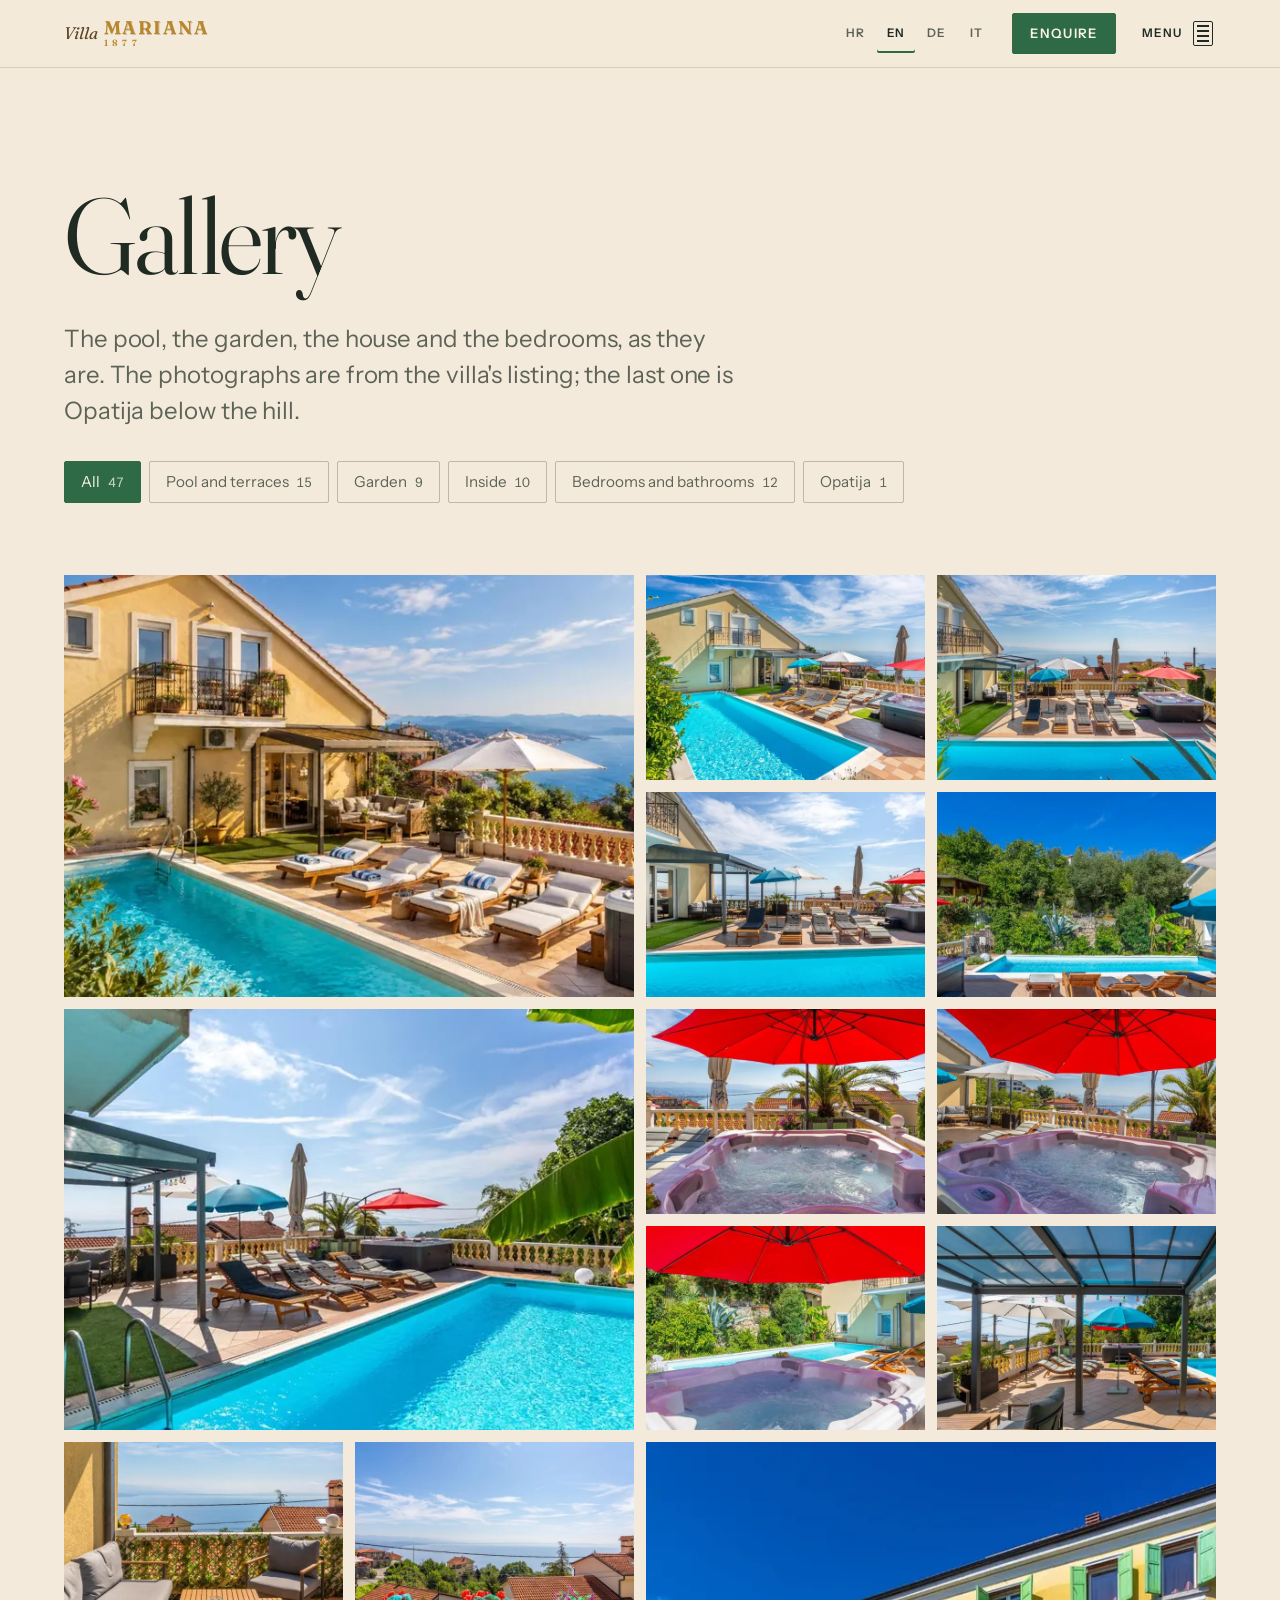
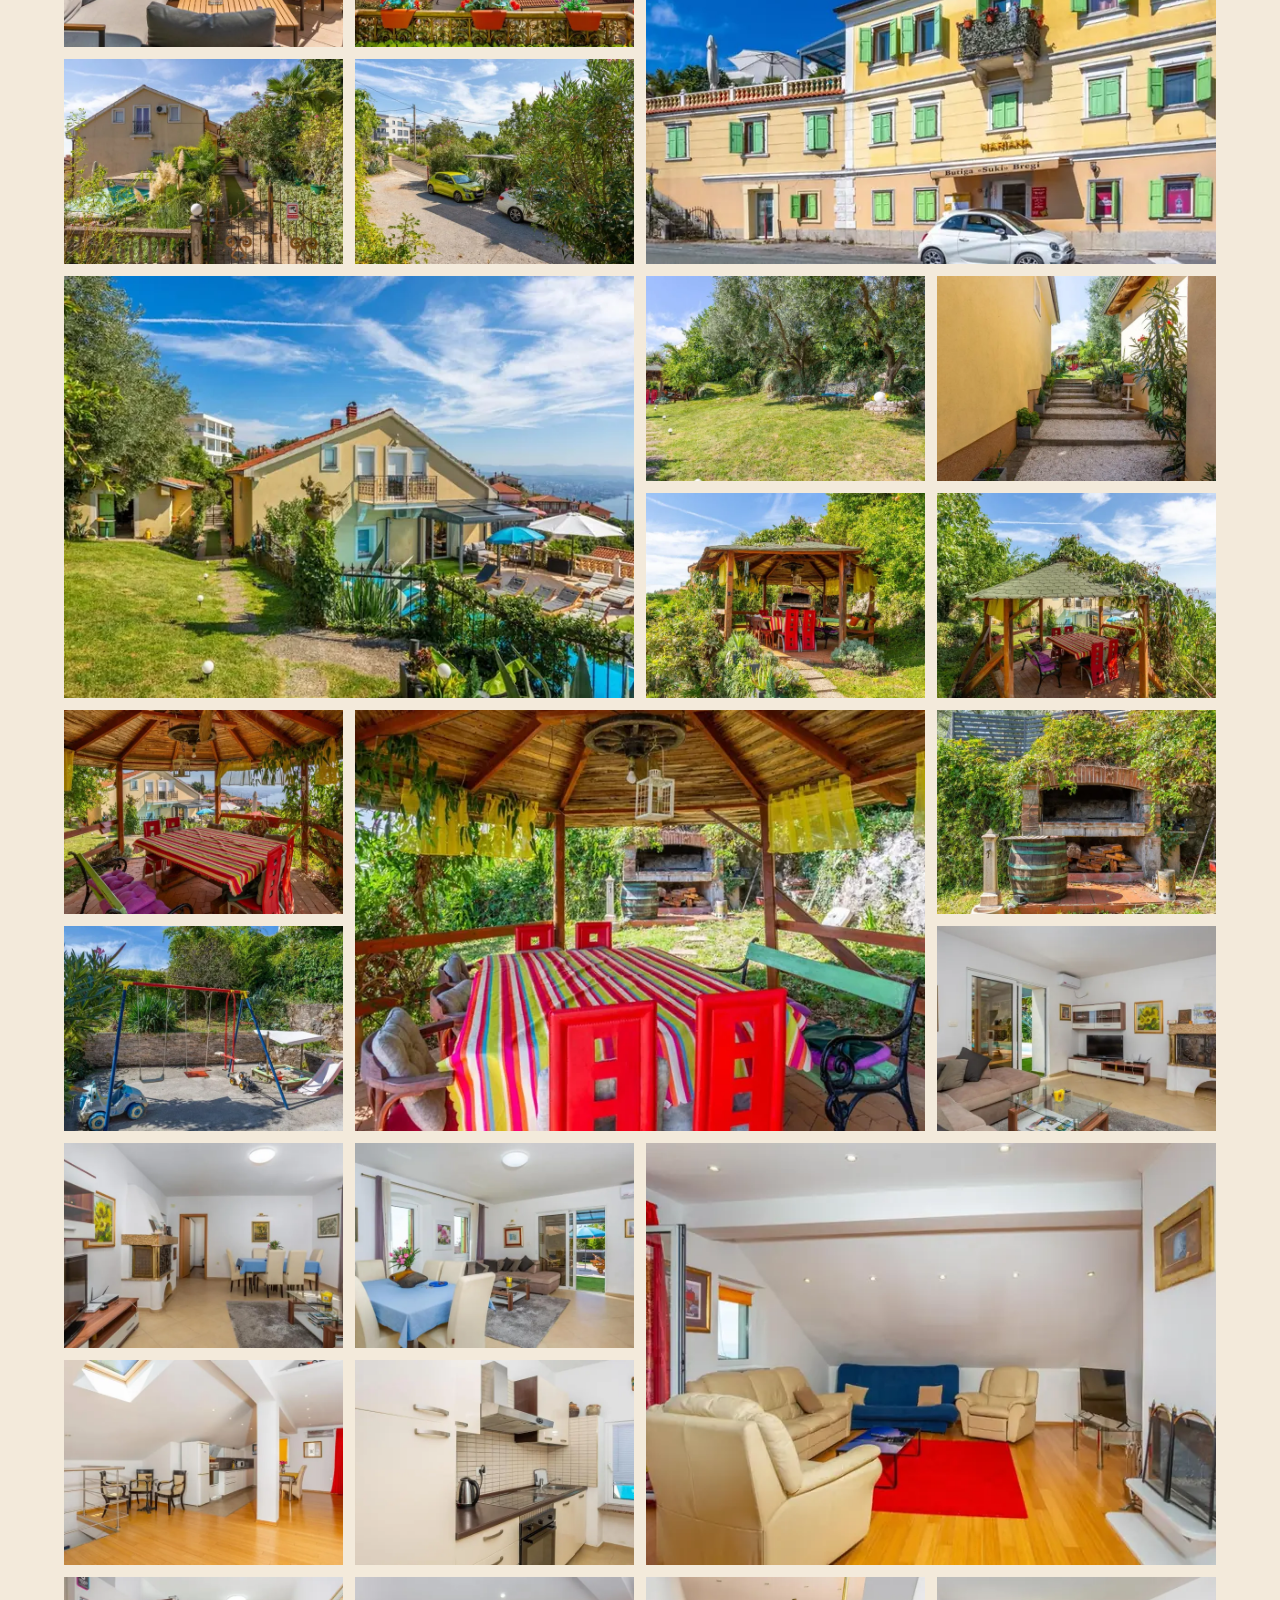
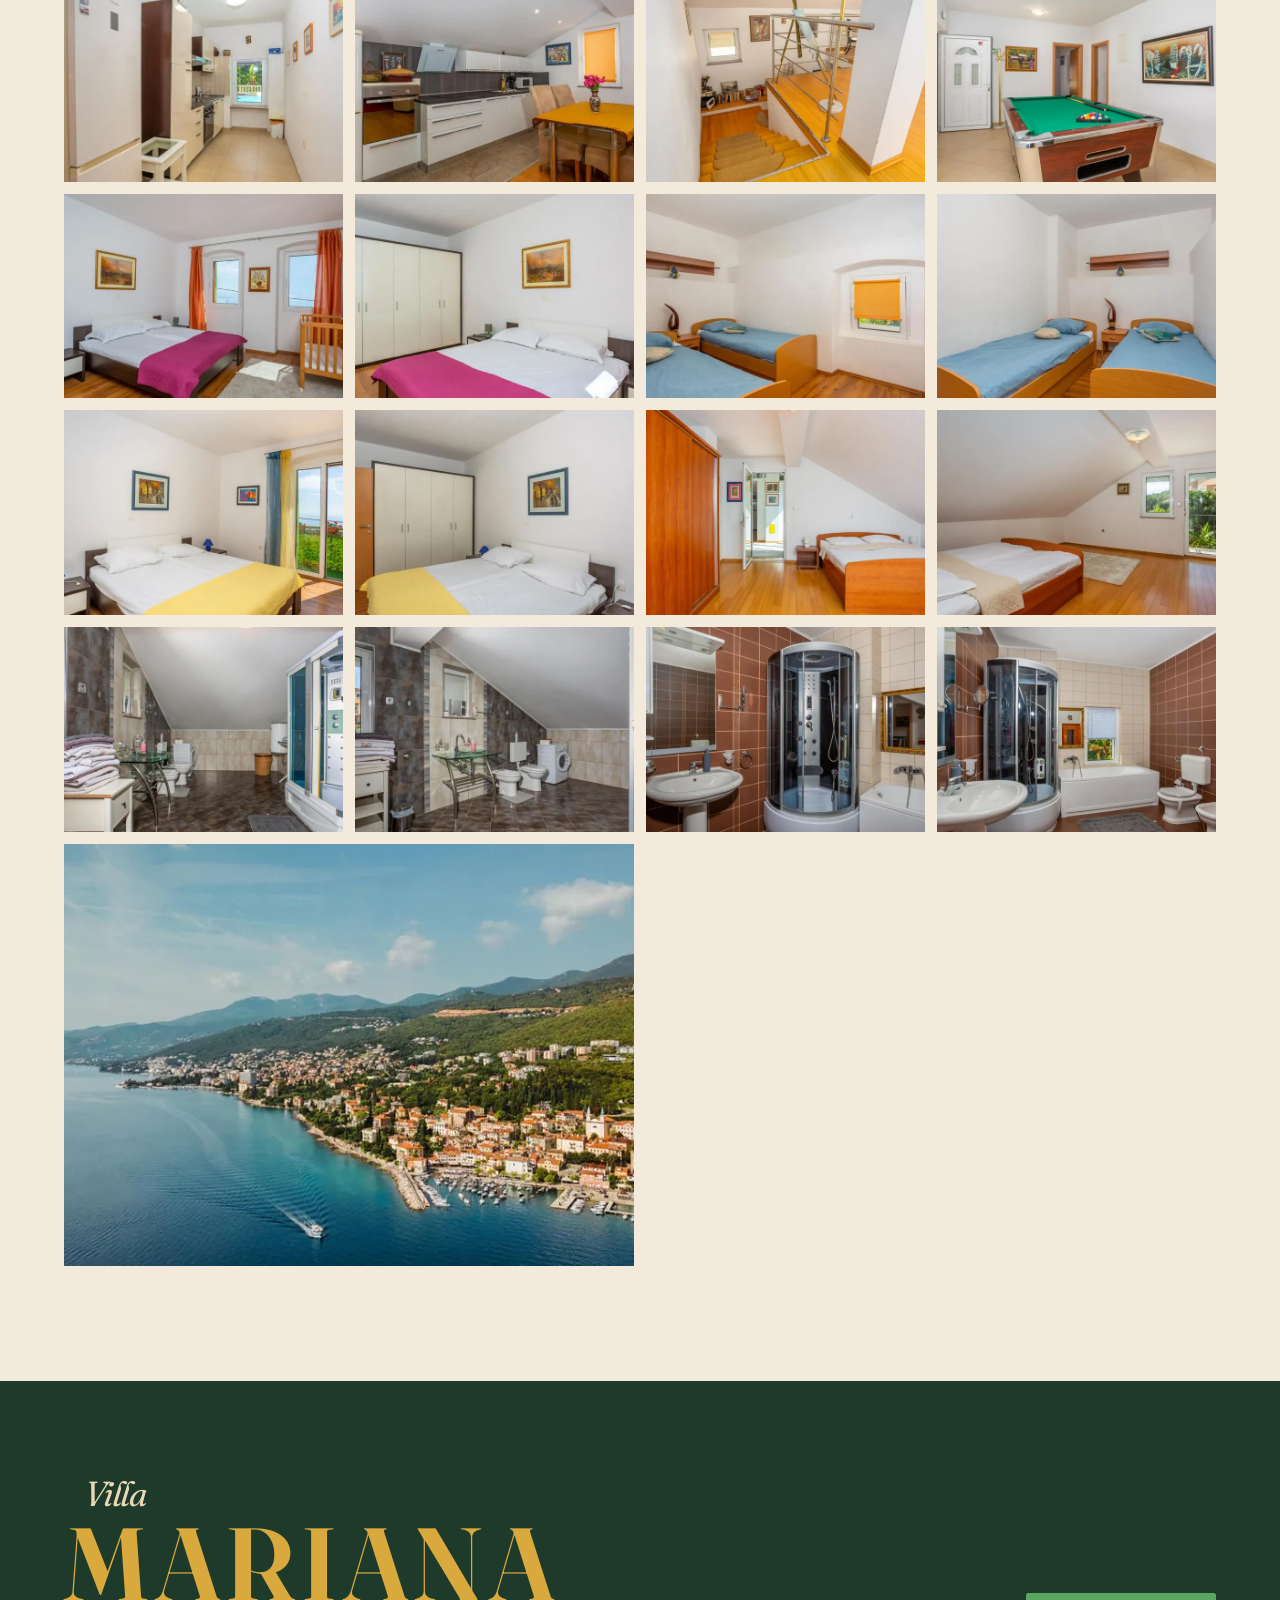
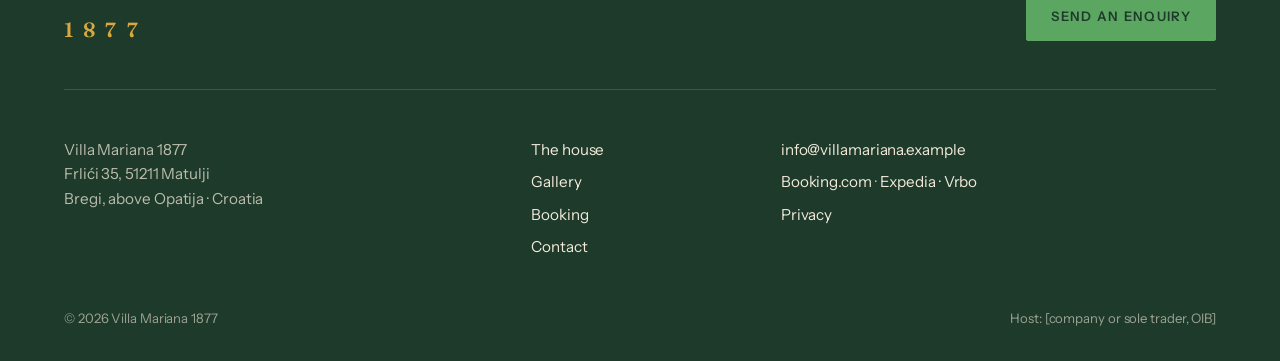
<file: galerija.html>
<!doctype html>
<html lang="hr">
<head>
<meta charset="utf-8">
<meta name="robots" content="noindex, nofollow">
<meta name="viewport" content="width=device-width, initial-scale=1, viewport-fit=cover">
<meta name="theme-color" content="#F3EADB">
<link rel="icon" href="favicon.svg" type="image/svg+xml">
<link rel="preload" href="fonts/fraunces-normal-latin.woff2" as="font" type="font/woff2" crossorigin>
<link rel="preload" href="fonts/instrument-sans-normal-latin.woff2" as="font" type="font/woff2" crossorigin>
<link rel="stylesheet" href="css/faces.css?v=7323df27">
<link rel="stylesheet" href="scrollcraft.css?v=4cabdc0b">
<link rel="stylesheet" href="css/site.css?v=b7aad530">

<title data-i18n="meta.gallery.title">Galerija · Villa Mariana 1877 iznad Opatije</title>
<meta name="description" content="Fotografije vile Mariana 1877: bazen i terase nad Kvarnerom, vrt od 1500 m² sa sjenicama, boravci s kaminom, četiri sobe i Opatija ispod brda." data-i18n-attr="content:meta.gallery.desc">
<meta name="vm-email" content="info@villamariana.example">
</head>
<body data-page="galerija">
<a class="skip" href="#main" data-i18n="ui.skip">Preskoči na sadržaj</a>
<header class="bar" data-bar>
  <a class="mark" href="index.html" aria-label="Villa Mariana 1877, početna" data-i18n-attr="aria-label:ui.home"><span class="mark__v">Villa</span><span class="mark__n">Mariana</span><span class="mark__y">1877</span></a>
  <div class="bar__end">
    <div class="lang" role="group" aria-label="Jezik" data-i18n-attr="aria-label:ui.lang">
      <button type="button" data-lang="hr" lang="hr" aria-pressed="true">HR</button>
      <button type="button" data-lang="en" lang="en" aria-pressed="false">EN</button>
      <button type="button" data-lang="de" lang="de" aria-pressed="false">DE</button>
      <button type="button" data-lang="it" lang="it" aria-pressed="false">IT</button>
    </div>
    <a class="btn bar__cta" href="rezervacije.html" data-i18n="cta.ask">Upit</a>
    <button class="menu-btn" type="button" aria-expanded="false" aria-controls="izbornik" data-menu-btn><span class="menu-btn__l" data-i18n="ui.menu">Izbornik</span><span class="menu-btn__i" aria-hidden="true"><i></i><i></i><i></i><i></i></span></button>
  </div>
</header>
<div class="menu" id="izbornik" data-menu hidden>
  <div class="menu__panel">
    <nav class="menu__nav" aria-label="Izbornik" data-i18n-attr="aria-label:ui.menu">
      <a href="index.html"><span class="menu__t" data-i18n="nav.home">Početna</span><span class="menu__d" data-i18n="nav.homeD">škure, pročelje, vrt</span></a>
      <a href="vila.html"><span class="menu__t" data-i18n="nav.villa">Kuća</span><span class="menu__d" data-i18n="nav.villaD">320 m², sve što je u kući</span></a>
      <a href="vila.html#sobe"><span class="menu__t" data-i18n="nav.rooms">Sobe</span><span class="menu__d" data-i18n="nav.roomsD">četiri spavaće sobe, tri kupaonice</span></a>
      <a href="vila.html#vrt"><span class="menu__t" data-i18n="nav.garden">Vrt i bazen</span><span class="menu__d" data-i18n="nav.gardenD">1500 m², bazen 4 × 8 m, whirlpool</span></a>
      <a href="galerija.html" aria-current="page"><span class="menu__t" data-i18n="nav.gallery">Galerija</span><span class="menu__d" data-i18n="nav.galleryD">47 fotografija</span></a>
      <a href="rezervacije.html"><span class="menu__t" data-i18n="nav.book">Rezervacije</span><span class="menu__d" data-i18n="nav.bookD">upit za vaše datume</span></a>
      <a href="kontakt.html"><span class="menu__t" data-i18n="nav.contact">Kontakt</span><span class="menu__d" data-i18n="nav.contactD">Bregi, iznad Opatije</span></a>
    </nav>
    <div class="menu__foot">
      <div class="lang" role="group" aria-label="Jezik" data-i18n-attr="aria-label:ui.lang">
        <button type="button" data-lang="hr" lang="hr" aria-pressed="true">HR</button>
        <button type="button" data-lang="en" lang="en" aria-pressed="false">EN</button>
        <button type="button" data-lang="de" lang="de" aria-pressed="false">DE</button>
        <button type="button" data-lang="it" lang="it" aria-pressed="false">IT</button>
      </div>
      <p>Frlići 35, 51211 Matulji · <a href="#" data-email>e-mail</a></p>
    </div>
  </div>
  <div class="menu__louvres" aria-hidden="true"><i></i><i></i><i></i><i></i><i></i><i></i><i></i><i></i><i></i><i></i><i></i><i></i><i></i><i></i></div>
</div>


<main id="main">
  <header class="page-head">
    <div class="wrap" data-sc-in data-sc-stagger="70">
      <h1 class="h-xxl" data-i18n="gallery.title">Galerija</h1>
      <p class="lede" data-i18n="gallery.intro">Bazen, vrt, kuća i sobe, onakve kakve jesu. Fotografije su iz oglasa vile; zadnja je Opatija ispod brda.</p>
      <div class="filters" role="group" aria-label="Filtar" data-i18n-attr="aria-label:gallery.filter" data-filters>
        <button type="button" data-f="all" aria-pressed="true"><span data-i18n="gallery.all">Sve</span><span class="n"></span></button>
        <button type="button" data-f="vani" aria-pressed="false"><span data-i18n="g.vani">Bazen i terase</span><span class="n"></span></button>
        <button type="button" data-f="vrt" aria-pressed="false"><span data-i18n="g.vrt">Vrt</span><span class="n"></span></button>
        <button type="button" data-f="unutra" aria-pressed="false"><span data-i18n="g.unutra">Unutra</span><span class="n"></span></button>
        <button type="button" data-f="sobe" aria-pressed="false"><span data-i18n="g.sobe">Sobe i kupaonice</span><span class="n"></span></button>
        <button type="button" data-f="okolica" aria-pressed="false"><span data-i18n="g.okolica">Opatija</span><span class="n"></span></button>
      </div>
    </div>
  </header>
  <section class="sec sec--tight">
    <div class="wrap">
      <div class="grid" data-grid>
<a href="img/g/bazen-zlatno-1600.webp" data-group="vani" class="is-wide"><img src="img/g/bazen-zlatno-1600.webp" srcset="img/g/bazen-zlatno-800.webp 800w, img/g/bazen-zlatno-1600.webp 1600w" sizes="(min-width: 1200px) 25vw, (min-width: 600px) 33vw, 50vw" width="1600" height="900" alt="Villa Mariana: bazen iznad Kvarnera" data-cap="vani.pool" decoding="async" loading="lazy"></a>
<a href="img/g/bazen-kuca-1600.webp" data-group="vani"><img src="img/g/bazen-kuca-1600.webp" srcset="img/g/bazen-kuca-800.webp 800w, img/g/bazen-kuca-1600.webp 1600w" sizes="(min-width: 1200px) 25vw, (min-width: 600px) 33vw, 50vw" width="1600" height="900" alt="Villa Mariana: bazen iznad Kvarnera" data-cap="vani.pool" decoding="async" loading="lazy"></a>
<a href="img/g/bazen-terasa-1600.webp" data-group="vani"><img src="img/g/bazen-terasa-1600.webp" srcset="img/g/bazen-terasa-800.webp 800w, img/g/bazen-terasa-1600.webp 1600w" sizes="(min-width: 1200px) 25vw, (min-width: 600px) 33vw, 50vw" width="1600" height="900" alt="Villa Mariana: bazen iznad Kvarnera" data-cap="vani.pool" decoding="async" loading="lazy"></a>
<a href="img/g/bazen-lezaljke-1600.webp" data-group="vani"><img src="img/g/bazen-lezaljke-1600.webp" srcset="img/g/bazen-lezaljke-800.webp 800w, img/g/bazen-lezaljke-1600.webp 1600w" sizes="(min-width: 1200px) 25vw, (min-width: 600px) 33vw, 50vw" width="1600" height="900" alt="Villa Mariana: bazen iznad Kvarnera" data-cap="vani.pool" decoding="async" loading="lazy"></a>
<a href="img/g/bazen-banana-1600.webp" data-group="vani" class="is-wide"><img src="img/g/bazen-banana-1600.webp" srcset="img/g/bazen-banana-800.webp 800w, img/g/bazen-banana-1600.webp 1600w" sizes="(min-width: 1200px) 25vw, (min-width: 600px) 33vw, 50vw" width="1600" height="900" alt="Villa Mariana: bazen iznad Kvarnera" data-cap="vani.pool" decoding="async" loading="lazy"></a>
<a href="img/g/bazen-vrt-1600.webp" data-group="vani"><img src="img/g/bazen-vrt-1600.webp" srcset="img/g/bazen-vrt-800.webp 800w, img/g/bazen-vrt-1600.webp 1600w" sizes="(min-width: 1200px) 25vw, (min-width: 600px) 33vw, 50vw" width="1600" height="900" alt="Villa Mariana: bazen iznad Kvarnera" data-cap="vani.pool" decoding="async" loading="lazy"></a>
<a href="img/g/whirlpool-1600.webp" data-group="vani"><img src="img/g/whirlpool-1600.webp" srcset="img/g/whirlpool-800.webp 800w, img/g/whirlpool-1600.webp 1600w" sizes="(min-width: 1200px) 25vw, (min-width: 600px) 33vw, 50vw" width="1600" height="900" alt="Villa Mariana: whirlpool na terasi" data-cap="vani.hottub" decoding="async" loading="lazy"></a>
<a href="img/g/whirlpool-2-1600.webp" data-group="vani"><img src="img/g/whirlpool-2-1600.webp" srcset="img/g/whirlpool-2-800.webp 800w, img/g/whirlpool-2-1600.webp 1600w" sizes="(min-width: 1200px) 25vw, (min-width: 600px) 33vw, 50vw" width="1600" height="900" alt="Villa Mariana: whirlpool na terasi" data-cap="vani.hottub" decoding="async" loading="lazy"></a>
<a href="img/g/whirlpool-bazen-1600.webp" data-group="vani"><img src="img/g/whirlpool-bazen-1600.webp" srcset="img/g/whirlpool-bazen-800.webp 800w, img/g/whirlpool-bazen-1600.webp 1600w" sizes="(min-width: 1200px) 25vw, (min-width: 600px) 33vw, 50vw" width="1600" height="900" alt="Villa Mariana: whirlpool na terasi" data-cap="vani.hottub" decoding="async" loading="lazy"></a>
<a href="img/g/pergola-1600.webp" data-group="vani"><img src="img/g/pergola-1600.webp" srcset="img/g/pergola-800.webp 800w, img/g/pergola-1600.webp 1600w" sizes="(min-width: 1200px) 25vw, (min-width: 600px) 33vw, 50vw" width="1600" height="900" alt="Villa Mariana: pergola sa staklenim krovom" data-cap="vani.pergola" decoding="async" loading="lazy"></a>
<a href="img/g/terasa-pogled-1600.webp" data-group="vani"><img src="img/g/terasa-pogled-1600.webp" srcset="img/g/terasa-pogled-800.webp 800w, img/g/terasa-pogled-1600.webp 1600w" sizes="(min-width: 1200px) 25vw, (min-width: 600px) 33vw, 50vw" width="1600" height="900" alt="Villa Mariana: terasa s pogledom na more" data-cap="vani.terrace" decoding="async" loading="lazy"></a>
<a href="img/g/balkon-1600.webp" data-group="vani"><img src="img/g/balkon-1600.webp" srcset="img/g/balkon-800.webp 800w, img/g/balkon-1600.webp 1600w" sizes="(min-width: 1200px) 25vw, (min-width: 600px) 33vw, 50vw" width="1600" height="900" alt="Villa Mariana: pogled s balkona na zaljev" data-cap="vani.view" decoding="async" loading="lazy"></a>
<a href="img/g/procelje-1600.webp" data-group="vani" class="is-wide"><img src="img/g/procelje-1600.webp" srcset="img/g/procelje-800.webp 800w, img/g/procelje-1600.webp 1600w" sizes="(min-width: 1200px) 25vw, (min-width: 600px) 33vw, 50vw" width="1600" height="900" alt="Villa Mariana: pročelje kuće iz 1877." data-cap="vani.facade" decoding="async" loading="lazy"></a>
<a href="img/g/ulaz-1600.webp" data-group="vani"><img src="img/g/ulaz-1600.webp" srcset="img/g/ulaz-800.webp 800w, img/g/ulaz-1600.webp 1600w" sizes="(min-width: 1200px) 25vw, (min-width: 600px) 33vw, 50vw" width="1600" height="900" alt="Villa Mariana: ulaz u vrt" data-cap="vani.gate" decoding="async" loading="lazy"></a>
<a href="img/g/parking-1600.webp" data-group="vani"><img src="img/g/parking-1600.webp" srcset="img/g/parking-800.webp 800w, img/g/parking-1600.webp 1600w" sizes="(min-width: 1200px) 25vw, (min-width: 600px) 33vw, 50vw" width="1600" height="900" alt="Villa Mariana: parkiralište kod kuće" data-cap="vani.parking" decoding="async" loading="lazy"></a>
<a href="img/g/vrt-kuca-1600.webp" data-group="vrt" class="is-wide"><img src="img/g/vrt-kuca-1600.webp" srcset="img/g/vrt-kuca-800.webp 800w, img/g/vrt-kuca-1600.webp 1600w" sizes="(min-width: 1200px) 25vw, (min-width: 600px) 33vw, 50vw" width="1600" height="900" alt="Vrt: vrt" data-cap="vrt.garden" decoding="async" loading="lazy"></a>
<a href="img/g/vrt-masline-1600.webp" data-group="vrt"><img src="img/g/vrt-masline-1600.webp" srcset="img/g/vrt-masline-800.webp 800w, img/g/vrt-masline-1600.webp 1600w" sizes="(min-width: 1200px) 25vw, (min-width: 600px) 33vw, 50vw" width="1600" height="900" alt="Vrt: vrt" data-cap="vrt.garden" decoding="async" loading="lazy"></a>
<a href="img/g/stepenice-1600.webp" data-group="vrt"><img src="img/g/stepenice-1600.webp" srcset="img/g/stepenice-800.webp 800w, img/g/stepenice-1600.webp 1600w" sizes="(min-width: 1200px) 25vw, (min-width: 600px) 33vw, 50vw" width="1600" height="900" alt="Vrt: vrt" data-cap="vrt.garden" decoding="async" loading="lazy"></a>
<a href="img/g/sjenica-1600.webp" data-group="vrt"><img src="img/g/sjenica-1600.webp" srcset="img/g/sjenica-800.webp 800w, img/g/sjenica-1600.webp 1600w" sizes="(min-width: 1200px) 25vw, (min-width: 600px) 33vw, 50vw" width="1600" height="900" alt="Vrt: drvena sjenica" data-cap="vrt.gazebo" decoding="async" loading="lazy"></a>
<a href="img/g/sjenica-more-1600.webp" data-group="vrt"><img src="img/g/sjenica-more-1600.webp" srcset="img/g/sjenica-more-800.webp 800w, img/g/sjenica-more-1600.webp 1600w" sizes="(min-width: 1200px) 25vw, (min-width: 600px) 33vw, 50vw" width="1600" height="900" alt="Vrt: drvena sjenica" data-cap="vrt.gazebo" decoding="async" loading="lazy"></a>
<a href="img/g/sjenica-stol-1600.webp" data-group="vrt"><img src="img/g/sjenica-stol-1600.webp" srcset="img/g/sjenica-stol-800.webp 800w, img/g/sjenica-stol-1600.webp 1600w" sizes="(min-width: 1200px) 25vw, (min-width: 600px) 33vw, 50vw" width="1600" height="900" alt="Vrt: drvena sjenica" data-cap="vrt.gazebo" decoding="async" loading="lazy"></a>
<a href="img/g/sjenica-pruge-1600.webp" data-group="vrt" class="is-wide"><img src="img/g/sjenica-pruge-1600.webp" srcset="img/g/sjenica-pruge-800.webp 800w, img/g/sjenica-pruge-1600.webp 1600w" sizes="(min-width: 1200px) 25vw, (min-width: 600px) 33vw, 50vw" width="1600" height="900" alt="Vrt: drvena sjenica" data-cap="vrt.gazebo" decoding="async" loading="lazy"></a>
<a href="img/g/kamin-1600.webp" data-group="vrt"><img src="img/g/kamin-1600.webp" srcset="img/g/kamin-800.webp 800w, img/g/kamin-1600.webp 1600w" sizes="(min-width: 1200px) 25vw, (min-width: 600px) 33vw, 50vw" width="1600" height="900" alt="Vrt: kamin za roštilj" data-cap="vrt.grill" decoding="async" loading="lazy"></a>
<a href="img/g/igraliste-1600.webp" data-group="vrt"><img src="img/g/igraliste-1600.webp" srcset="img/g/igraliste-800.webp 800w, img/g/igraliste-1600.webp 1600w" sizes="(min-width: 1200px) 25vw, (min-width: 600px) 33vw, 50vw" width="1600" height="900" alt="Vrt: dječje igralište" data-cap="vrt.play" decoding="async" loading="lazy"></a>
<a href="img/g/boravak-1600.webp" data-group="unutra"><img src="img/g/boravak-1600.webp" srcset="img/g/boravak-800.webp 800w, img/g/boravak-1600.webp 1600w" sizes="(min-width: 1200px) 25vw, (min-width: 600px) 33vw, 50vw" width="1600" height="900" alt="Villa Mariana: dnevni boravak s kaminom" data-cap="unutra.living" decoding="async" loading="lazy"></a>
<a href="img/g/boravak-2-1600.webp" data-group="unutra"><img src="img/g/boravak-2-1600.webp" srcset="img/g/boravak-2-800.webp 800w, img/g/boravak-2-1600.webp 1600w" sizes="(min-width: 1200px) 25vw, (min-width: 600px) 33vw, 50vw" width="1600" height="900" alt="Villa Mariana: dnevni boravak s kaminom" data-cap="unutra.living" decoding="async" loading="lazy"></a>
<a href="img/g/blagovaonica-1600.webp" data-group="unutra"><img src="img/g/blagovaonica-1600.webp" srcset="img/g/blagovaonica-800.webp 800w, img/g/blagovaonica-1600.webp 1600w" sizes="(min-width: 1200px) 25vw, (min-width: 600px) 33vw, 50vw" width="1600" height="900" alt="Villa Mariana: blagovaonica" data-cap="unutra.dining" decoding="async" loading="lazy"></a>
<a href="img/g/boravak-gore-1600.webp" data-group="unutra" class="is-wide"><img src="img/g/boravak-gore-1600.webp" srcset="img/g/boravak-gore-800.webp 800w, img/g/boravak-gore-1600.webp 1600w" sizes="(min-width: 1200px) 25vw, (min-width: 600px) 33vw, 50vw" width="1600" height="900" alt="Villa Mariana: boravak pod krovom" data-cap="unutra.loft" decoding="async" loading="lazy"></a>
<a href="img/g/potkrovlje-1600.webp" data-group="unutra"><img src="img/g/potkrovlje-1600.webp" srcset="img/g/potkrovlje-800.webp 800w, img/g/potkrovlje-1600.webp 1600w" sizes="(min-width: 1200px) 25vw, (min-width: 600px) 33vw, 50vw" width="1600" height="900" alt="Villa Mariana: boravak pod krovom" data-cap="unutra.loft" decoding="async" loading="lazy"></a>
<a href="img/g/kuhinja-1600.webp" data-group="unutra"><img src="img/g/kuhinja-1600.webp" srcset="img/g/kuhinja-800.webp 800w, img/g/kuhinja-1600.webp 1600w" sizes="(min-width: 1200px) 25vw, (min-width: 600px) 33vw, 50vw" width="1600" height="900" alt="Villa Mariana: kuhinja" data-cap="unutra.kitchen" decoding="async" loading="lazy"></a>
<a href="img/g/kuhinja-2-1600.webp" data-group="unutra"><img src="img/g/kuhinja-2-1600.webp" srcset="img/g/kuhinja-2-800.webp 800w, img/g/kuhinja-2-1600.webp 1600w" sizes="(min-width: 1200px) 25vw, (min-width: 600px) 33vw, 50vw" width="1600" height="900" alt="Villa Mariana: kuhinja" data-cap="unutra.kitchen" decoding="async" loading="lazy"></a>
<a href="img/g/kuhinja-gore-1600.webp" data-group="unutra"><img src="img/g/kuhinja-gore-1600.webp" srcset="img/g/kuhinja-gore-800.webp 800w, img/g/kuhinja-gore-1600.webp 1600w" sizes="(min-width: 1200px) 25vw, (min-width: 600px) 33vw, 50vw" width="1600" height="900" alt="Villa Mariana: kuhinja" data-cap="unutra.kitchen" decoding="async" loading="lazy"></a>
<a href="img/g/stubiste-1600.webp" data-group="unutra"><img src="img/g/stubiste-1600.webp" srcset="img/g/stubiste-800.webp 800w, img/g/stubiste-1600.webp 1600w" sizes="(min-width: 1200px) 25vw, (min-width: 600px) 33vw, 50vw" width="1600" height="900" alt="Villa Mariana: stubište" data-cap="unutra.stairs" decoding="async" loading="lazy"></a>
<a href="img/g/biljar-1600.webp" data-group="unutra"><img src="img/g/biljar-1600.webp" srcset="img/g/biljar-800.webp 800w, img/g/biljar-1600.webp 1600w" sizes="(min-width: 1200px) 25vw, (min-width: 600px) 33vw, 50vw" width="1600" height="900" alt="Villa Mariana: biljarski stol" data-cap="unutra.billiards" decoding="async" loading="lazy"></a>
<a href="img/g/soba-1-1600.webp" data-group="sobe"><img src="img/g/soba-1-1600.webp" srcset="img/g/soba-1-800.webp 800w, img/g/soba-1-1600.webp 1600w" sizes="(min-width: 1200px) 25vw, (min-width: 600px) 33vw, 50vw" width="1600" height="900" alt="Villa Mariana: soba s dva prozora" data-cap="sobe.room1" decoding="async" loading="lazy"></a>
<a href="img/g/soba-1b-1600.webp" data-group="sobe"><img src="img/g/soba-1b-1600.webp" srcset="img/g/soba-1b-800.webp 800w, img/g/soba-1b-1600.webp 1600w" sizes="(min-width: 1200px) 25vw, (min-width: 600px) 33vw, 50vw" width="1600" height="900" alt="Villa Mariana: soba s dva prozora" data-cap="sobe.room1" decoding="async" loading="lazy"></a>
<a href="img/g/soba-2-1600.webp" data-group="sobe"><img src="img/g/soba-2-1600.webp" srcset="img/g/soba-2-800.webp 800w, img/g/soba-2-1600.webp 1600w" sizes="(min-width: 1200px) 25vw, (min-width: 600px) 33vw, 50vw" width="1600" height="900" alt="Villa Mariana: soba s dva kreveta" data-cap="sobe.room2" decoding="async" loading="lazy"></a>
<a href="img/g/soba-2b-1600.webp" data-group="sobe"><img src="img/g/soba-2b-1600.webp" srcset="img/g/soba-2b-800.webp 800w, img/g/soba-2b-1600.webp 1600w" sizes="(min-width: 1200px) 25vw, (min-width: 600px) 33vw, 50vw" width="1600" height="900" alt="Villa Mariana: soba s dva kreveta" data-cap="sobe.room2" decoding="async" loading="lazy"></a>
<a href="img/g/soba-3-1600.webp" data-group="sobe"><img src="img/g/soba-3-1600.webp" srcset="img/g/soba-3-800.webp 800w, img/g/soba-3-1600.webp 1600w" sizes="(min-width: 1200px) 25vw, (min-width: 600px) 33vw, 50vw" width="1600" height="900" alt="Villa Mariana: soba s balkonom" data-cap="sobe.room3" decoding="async" loading="lazy"></a>
<a href="img/g/soba-3b-1600.webp" data-group="sobe"><img src="img/g/soba-3b-1600.webp" srcset="img/g/soba-3b-800.webp 800w, img/g/soba-3b-1600.webp 1600w" sizes="(min-width: 1200px) 25vw, (min-width: 600px) 33vw, 50vw" width="1600" height="900" alt="Villa Mariana: soba s balkonom" data-cap="sobe.room3" decoding="async" loading="lazy"></a>
<a href="img/g/soba-4-1600.webp" data-group="sobe"><img src="img/g/soba-4-1600.webp" srcset="img/g/soba-4-800.webp 800w, img/g/soba-4-1600.webp 1600w" sizes="(min-width: 1200px) 25vw, (min-width: 600px) 33vw, 50vw" width="1600" height="900" alt="Villa Mariana: soba pod krovom" data-cap="sobe.room4" decoding="async" loading="lazy"></a>
<a href="img/g/soba-4b-1600.webp" data-group="sobe"><img src="img/g/soba-4b-1600.webp" srcset="img/g/soba-4b-800.webp 800w, img/g/soba-4b-1600.webp 1600w" sizes="(min-width: 1200px) 25vw, (min-width: 600px) 33vw, 50vw" width="1600" height="900" alt="Villa Mariana: soba pod krovom" data-cap="sobe.room4" decoding="async" loading="lazy"></a>
<a href="img/g/kupaonica-1600.webp" data-group="sobe"><img src="img/g/kupaonica-1600.webp" srcset="img/g/kupaonica-800.webp 800w, img/g/kupaonica-1600.webp 1600w" sizes="(min-width: 1200px) 25vw, (min-width: 600px) 33vw, 50vw" width="1600" height="900" alt="Villa Mariana: kupaonica" data-cap="sobe.bathroom" decoding="async" loading="lazy"></a>
<a href="img/g/kupaonica-b-1600.webp" data-group="sobe"><img src="img/g/kupaonica-b-1600.webp" srcset="img/g/kupaonica-b-800.webp 800w, img/g/kupaonica-b-1600.webp 1600w" sizes="(min-width: 1200px) 25vw, (min-width: 600px) 33vw, 50vw" width="1600" height="900" alt="Villa Mariana: kupaonica" data-cap="sobe.bathroom" decoding="async" loading="lazy"></a>
<a href="img/g/kupaonica-2-1600.webp" data-group="sobe"><img src="img/g/kupaonica-2-1600.webp" srcset="img/g/kupaonica-2-800.webp 800w, img/g/kupaonica-2-1600.webp 1600w" sizes="(min-width: 1200px) 25vw, (min-width: 600px) 33vw, 50vw" width="1600" height="900" alt="Villa Mariana: kupaonica" data-cap="sobe.bathroom" decoding="async" loading="lazy"></a>
<a href="img/g/kupaonica-2b-1600.webp" data-group="sobe"><img src="img/g/kupaonica-2b-1600.webp" srcset="img/g/kupaonica-2b-800.webp 800w, img/g/kupaonica-2b-1600.webp 1600w" sizes="(min-width: 1200px) 25vw, (min-width: 600px) 33vw, 50vw" width="1600" height="900" alt="Villa Mariana: kupaonica" data-cap="sobe.bathroom" decoding="async" loading="lazy"></a>
<a href="img/g/opatija-1600.webp" data-group="okolica" class="is-wide"><img src="img/g/opatija-1600.webp" srcset="img/g/opatija-800.webp 800w, img/g/opatija-1600.webp 1600w" sizes="(min-width: 1200px) 25vw, (min-width: 600px) 33vw, 50vw" width="1600" height="900" alt="Opatija: Opatija iz zraka" data-cap="okolica.opatija" decoding="async" loading="lazy"></a>
</div>
    </div>
  </section>
</main>

<dialog class="lightbox" data-lightbox aria-label="Fotografija" data-i18n-attr="aria-label:gallery.photo">
  <div class="lb__top">
    <span class="nums" data-lb-count>1 / 1</span>
    <button class="lb__btn" type="button" data-lb-close aria-label="Zatvori" data-i18n-attr="aria-label:ui.close"><svg viewBox="0 0 24 24" fill="none" stroke="currentColor" stroke-width="1.4" aria-hidden="true"><path d="M5 5l14 14M19 5L5 19"/></svg></button>
  </div>
  <div class="lb__stage" data-lb-stage>
    <img alt="" data-lb-img>
    <button class="lb__btn lb__prev" type="button" data-lb-prev aria-label="Prethodna" data-i18n-attr="aria-label:ui.prev"><svg viewBox="0 0 24 24" fill="none" stroke="currentColor" stroke-width="1.4" aria-hidden="true"><path d="M15 5l-7 7 7 7"/></svg></button>
    <button class="lb__btn lb__next" type="button" data-lb-next aria-label="Sljedeća" data-i18n-attr="aria-label:ui.next"><svg viewBox="0 0 24 24" fill="none" stroke="currentColor" stroke-width="1.4" aria-hidden="true"><path d="M9 5l7 7-7 7"/></svg></button>
  </div>
  <p class="lb__cap" data-lb-cap></p>
</dialog>
<footer class="foot">
  <div class="wrap">
    <div class="foot__top">
      <a class="foot__mark" href="index.html" aria-label="Villa Mariana 1877, početna" data-i18n-attr="aria-label:ui.home"><span class="mark__v">Villa</span><span class="mark__n">Mariana</span><span class="mark__y">1877</span></a>
      <a class="btn" href="rezervacije.html" data-i18n="cta.send">Pošaljite upit</a>
    </div>
    <div class="foot__grid">
      <div>
        <p>Villa Mariana 1877<br>Frlići 35, 51211 Matulji<br>Bregi, <span data-i18n="foot.above">iznad Opatije</span> · <span data-i18n="foot.country">Hrvatska</span></p>
      </div>
      <nav aria-label="Stranice" data-i18n-attr="aria-label:ui.pages">
        <a href="vila.html" data-i18n="nav.villa">Kuća</a>
        <a href="galerija.html" data-i18n="nav.gallery">Galerija</a>
        <a href="rezervacije.html" data-i18n="nav.book">Rezervacije</a>
        <a href="kontakt.html" data-i18n="nav.contact">Kontakt</a>
      </nav>
      <div>
        <p><a href="#" data-email>e-mail</a></p>
        <p><a href="https://www.booking.com/hotel/hr/holiday-home-marijana-by-villas-guide.html" rel="noopener" target="_blank">Booking.com</a> · <a href="https://www.expedia.com/Matulji-Hotels-Holiday-Home-Marijana-By-Villas-Guide.h118259176.Hotel-Information" rel="noopener" target="_blank">Expedia · Vrbo</a></p>
        <p><a href="#privatnost" data-i18n="foot.privacy">Zaštita privatnosti</a></p>
      </div>
    </div>
    <div class="foot__small">
      <span>© <span data-year>2026</span> Villa Mariana 1877</span>
      <span data-i18n="foot.legal">Iznajmljivač: [naziv tvrtke ili obrta, OIB]</span>
    </div>
  </div>
  <div class="privacy" id="privatnost" role="dialog" aria-modal="true" aria-labelledby="priv-h">
    <div class="privacy__box">
      <a class="btn btn--line privacy__close" href="#" data-i18n="ui.close">Zatvori</a>
      <h2 class="h-md" id="priv-h" data-i18n="priv.h">Zaštita privatnosti</h2>
      <p data-i18n="priv.p1">Ova stranica ne koristi kolačiće, ne prati posjete i ne učitava ništa s tuđih poslužitelja: fontovi, fotografije i film nalaze se na ovoj stranici.</p>
      <p data-i18n="priv.p2">Obrazac za upit ne šalje podatke nikamo sam: otvara vaš program za e-poštu s pripremljenom porukom, koju vi šaljete. Podatke iz upita koristimo samo da vam odgovorimo i, ako rezervirate, za prijavu boravka kako to propisuje zakon.</p>
      <p data-i18n="priv.p3">Karta na stranici Kontakt učitava se tek kad je otvorite: tada se spajate na OpenStreetMap, koji vidi vašu IP adresu. Odabrani jezik pamti se samo u vašem pregledniku.</p>
      <p data-i18n="priv.p4">Za pitanja ili brisanje podataka pišite nam na adresu navedenu na stranici Kontakt.</p>
    </div>
  </div>
</footer>
<script src="scrollcraft.js?v=950157d6"></script>
<script src="js/i18n.js?v=fa45bf59"></script>
<script src="js/site.js?v=24ca7063"></script>
<script type="application/ld+json">
{
  "@context": "https://schema.org",
  "@type": "LodgingBusiness",
  "name": "Villa Mariana 1877",
  "description": "Kuća iz 1877. u Bregima iznad Opatije: 320 m², četiri spavaće sobe, bazen 4 × 8 m, whirlpool i vrt od 1500 m² s pogledom na Kvarner. Do 8 gostiju.",
  "image": "img/g/bazen-zlatno-1600.webp",
  "address": {
    "@type": "PostalAddress",
    "streetAddress": "Frlići 35",
    "postalCode": "51211",
    "addressLocality": "Matulji",
    "addressRegion": "Primorsko-goranska",
    "addressCountry": "HR"
  },
  "geo": { "@type": "GeoCoordinates", "latitude": 45.3486, "longitude": 14.2983 },
  "checkinTime": "16:00",
  "checkoutTime": "10:00",
  "petsAllowed": true,
  "numberOfRooms": 4,
  "knowsLanguage": ["de", "en", "it"],
  "amenityFeature": [
    { "@type": "LocationFeatureSpecification", "name": "Private outdoor pool 4 x 8 m", "value": true },
    { "@type": "LocationFeatureSpecification", "name": "Hot tub", "value": true },
    { "@type": "LocationFeatureSpecification", "name": "Garden 1500 m2, fenced", "value": true },
    { "@type": "LocationFeatureSpecification", "name": "Barbecue and outdoor fireplace", "value": true },
    { "@type": "LocationFeatureSpecification", "name": "Children's playground", "value": true },
    { "@type": "LocationFeatureSpecification", "name": "Free private parking", "value": true },
    { "@type": "LocationFeatureSpecification", "name": "Free WiFi", "value": true },
    { "@type": "LocationFeatureSpecification", "name": "Air conditioning", "value": true }
  ]
}
</script>

</body>
</html>
</file>
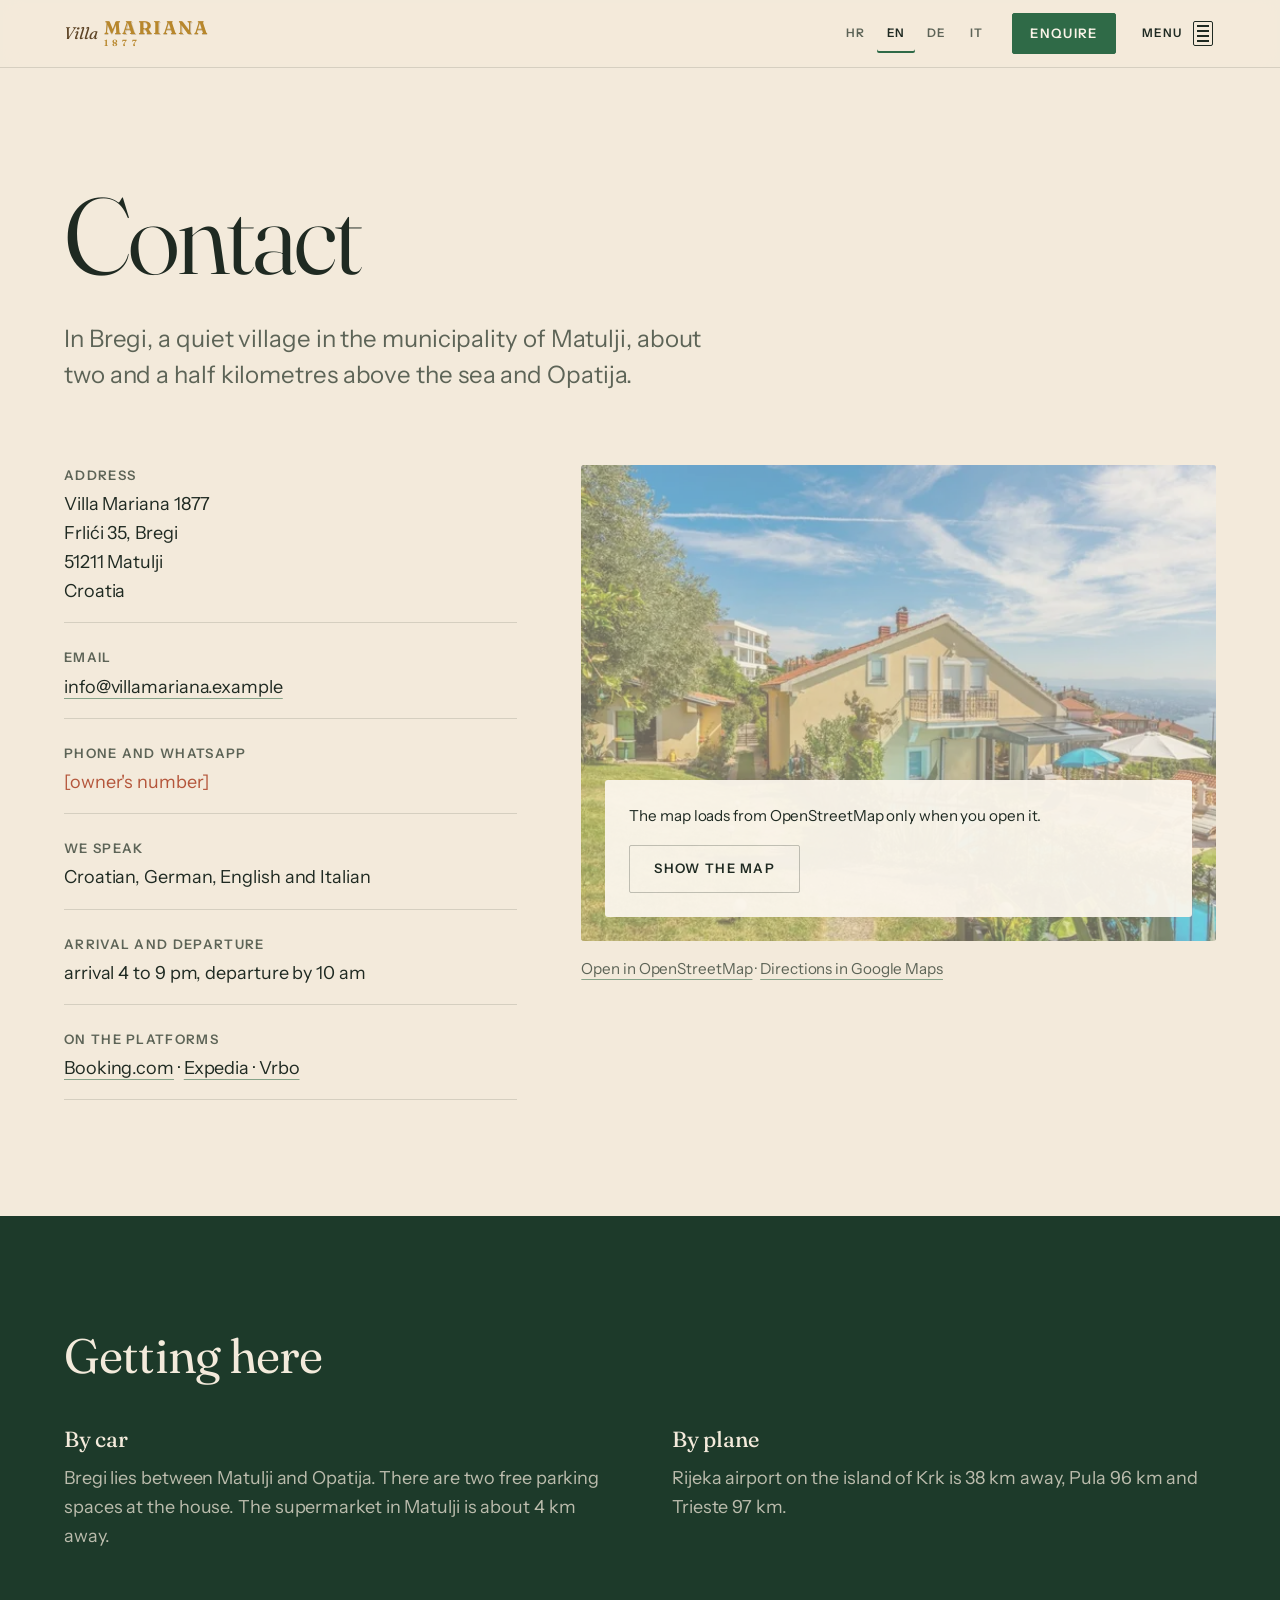
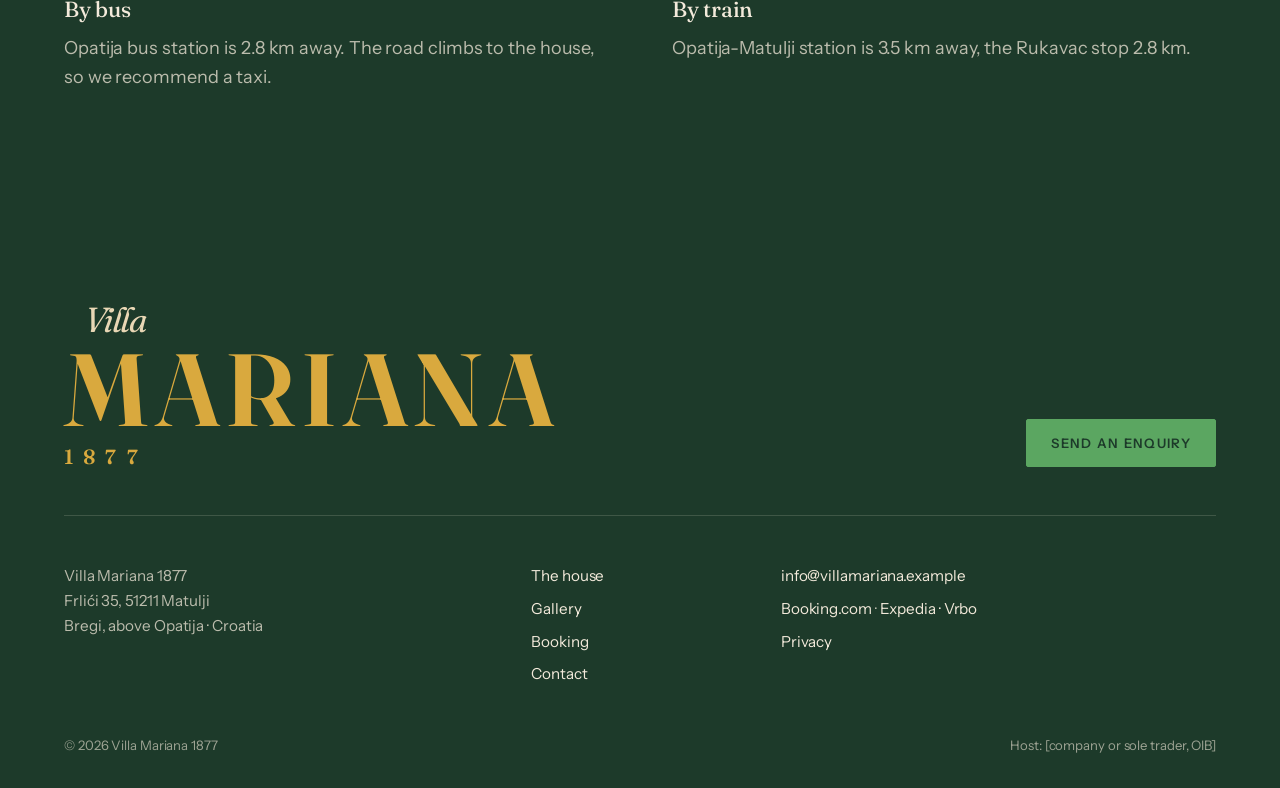
<file: kontakt.html>
<!doctype html>
<html lang="hr">
<head>
<meta charset="utf-8">
<meta name="robots" content="noindex, nofollow">
<meta name="viewport" content="width=device-width, initial-scale=1, viewport-fit=cover">
<meta name="theme-color" content="#F3EADB">
<link rel="icon" href="favicon.svg" type="image/svg+xml">
<link rel="preload" href="fonts/fraunces-normal-latin.woff2" as="font" type="font/woff2" crossorigin>
<link rel="preload" href="fonts/instrument-sans-normal-latin.woff2" as="font" type="font/woff2" crossorigin>
<link rel="stylesheet" href="css/faces.css?v=7323df27">
<link rel="stylesheet" href="scrollcraft.css?v=4cabdc0b">
<link rel="stylesheet" href="css/site.css?v=b7aad530">

<title data-i18n="meta.contact.title">Kontakt i dolazak · Villa Mariana 1877 iznad Opatije</title>
<meta name="description" content="Villa Mariana 1877, Frlići 35, Bregi, 51211 Matulji, iznad Opatije: kontakt, karta i kako doći automobilom, avionom, autobusom ili vlakom." data-i18n-attr="content:meta.contact.desc">
<meta name="vm-email" content="info@villamariana.example">
</head>
<body data-page="kontakt">
<a class="skip" href="#main" data-i18n="ui.skip">Preskoči na sadržaj</a>
<header class="bar" data-bar>
  <a class="mark" href="index.html" aria-label="Villa Mariana 1877, početna" data-i18n-attr="aria-label:ui.home"><span class="mark__v">Villa</span><span class="mark__n">Mariana</span><span class="mark__y">1877</span></a>
  <div class="bar__end">
    <div class="lang" role="group" aria-label="Jezik" data-i18n-attr="aria-label:ui.lang">
      <button type="button" data-lang="hr" lang="hr" aria-pressed="true">HR</button>
      <button type="button" data-lang="en" lang="en" aria-pressed="false">EN</button>
      <button type="button" data-lang="de" lang="de" aria-pressed="false">DE</button>
      <button type="button" data-lang="it" lang="it" aria-pressed="false">IT</button>
    </div>
    <a class="btn bar__cta" href="rezervacije.html" data-i18n="cta.ask">Upit</a>
    <button class="menu-btn" type="button" aria-expanded="false" aria-controls="izbornik" data-menu-btn><span class="menu-btn__l" data-i18n="ui.menu">Izbornik</span><span class="menu-btn__i" aria-hidden="true"><i></i><i></i><i></i><i></i></span></button>
  </div>
</header>
<div class="menu" id="izbornik" data-menu hidden>
  <div class="menu__panel">
    <nav class="menu__nav" aria-label="Izbornik" data-i18n-attr="aria-label:ui.menu">
      <a href="index.html"><span class="menu__t" data-i18n="nav.home">Početna</span><span class="menu__d" data-i18n="nav.homeD">škure, pročelje, vrt</span></a>
      <a href="vila.html"><span class="menu__t" data-i18n="nav.villa">Kuća</span><span class="menu__d" data-i18n="nav.villaD">320 m², sve što je u kući</span></a>
      <a href="vila.html#sobe"><span class="menu__t" data-i18n="nav.rooms">Sobe</span><span class="menu__d" data-i18n="nav.roomsD">četiri spavaće sobe, tri kupaonice</span></a>
      <a href="vila.html#vrt"><span class="menu__t" data-i18n="nav.garden">Vrt i bazen</span><span class="menu__d" data-i18n="nav.gardenD">1500 m², bazen 4 × 8 m, whirlpool</span></a>
      <a href="galerija.html"><span class="menu__t" data-i18n="nav.gallery">Galerija</span><span class="menu__d" data-i18n="nav.galleryD">47 fotografija</span></a>
      <a href="rezervacije.html"><span class="menu__t" data-i18n="nav.book">Rezervacije</span><span class="menu__d" data-i18n="nav.bookD">upit za vaše datume</span></a>
      <a href="kontakt.html" aria-current="page"><span class="menu__t" data-i18n="nav.contact">Kontakt</span><span class="menu__d" data-i18n="nav.contactD">Bregi, iznad Opatije</span></a>
    </nav>
    <div class="menu__foot">
      <div class="lang" role="group" aria-label="Jezik" data-i18n-attr="aria-label:ui.lang">
        <button type="button" data-lang="hr" lang="hr" aria-pressed="true">HR</button>
        <button type="button" data-lang="en" lang="en" aria-pressed="false">EN</button>
        <button type="button" data-lang="de" lang="de" aria-pressed="false">DE</button>
        <button type="button" data-lang="it" lang="it" aria-pressed="false">IT</button>
      </div>
      <p>Frlići 35, 51211 Matulji · <a href="#" data-email>e-mail</a></p>
    </div>
  </div>
  <div class="menu__louvres" aria-hidden="true"><i></i><i></i><i></i><i></i><i></i><i></i><i></i><i></i><i></i><i></i><i></i><i></i><i></i><i></i></div>
</div>


<main id="main">
  <header class="page-head">
    <div class="wrap" data-sc-in data-sc-stagger="70">
      <h1 class="h-xxl" data-i18n="contact.title">Kontakt</h1>
      <p class="lede" data-i18n="contact.intro">U Bregima, mirnom naselju općine Matulji, oko dva i pol kilometra iznad mora i Opatije.</p>
    </div>
  </header>

  <section class="sec sec--tight">
    <div class="wrap contact">
      <dl class="contact__list" data-sc-in data-sc-stagger="60">
        <div><dt data-i18n="contact.addr">Adresa</dt><dd>Villa Mariana 1877<br>Frlići 35, Bregi<br>51211 Matulji<br><span data-i18n="foot.country">Hrvatska</span></dd></div>
        <div><dt data-i18n="contact.email">E-mail</dt><dd><a class="link" href="#" data-email>e-mail</a></dd></div>
        <div><dt data-i18n="contact.phone">Telefon i WhatsApp</dt><dd><span class="placeholder" data-i18n="contact.phoneTodo">[broj vlasnika]</span></dd></div>
        <div><dt data-i18n="contact.lang">Govorimo</dt><dd data-i18n="contact.langV">hrvatski, njemački, engleski i talijanski</dd></div>
        <div><dt data-i18n="contact.times">Dolazak i odlazak</dt><dd data-i18n="contact.timesV">dolazak od 16 do 21 h, odlazak do 10 h</dd></div>
        <div><dt data-i18n="contact.online">Na platformama</dt><dd><a class="link" href="https://www.booking.com/hotel/hr/holiday-home-marijana-by-villas-guide.html" rel="noopener" target="_blank">Booking.com</a> · <a class="link" href="https://www.expedia.com/Matulji-Hotels-Holiday-Home-Marijana-By-Villas-Guide.h118259176.Hotel-Information" rel="noopener" target="_blank">Expedia · Vrbo</a></dd></div>
      </dl>
      <div data-sc-in>
        <div class="map" data-map data-lat="45.3486" data-lon="14.2983">
          <img src="img/g/vrt-kuca-1600.webp" srcset="img/g/vrt-kuca-800.webp 800w, img/g/vrt-kuca-1600.webp 1600w" sizes="(min-width: 860px) 55vw, 100vw" width="1600" height="900" alt="" decoding="async" loading="lazy" class="map__bg">
          <div class="map__ask">
            <p data-i18n="map.ask">Karta se učitava s OpenStreetMapa tek kad je otvorite.</p>
            <button class="btn btn--line" type="button" data-map-load data-i18n="map.load">Prikaži kartu</button>
          </div>
        </div>
        <p class="map__links"><a class="link" href="https://www.openstreetmap.org/?mlat=45.3486&amp;mlon=14.2983#map=17/45.3486/14.2983" rel="noopener" target="_blank" data-i18n="map.osm">Otvori u OpenStreetMapu</a> · <a class="link" href="https://www.google.com/maps/search/?api=1&amp;query=45.3486,14.2983" rel="noopener" target="_blank" data-i18n="map.google">Upute u Google kartama</a></p>
      </div>
    </div>
  </section>

  <section class="sec sec--green">
    <div class="wrap">
      <h2 class="h-lg" data-sc-in data-i18n="ways.h">Kako doći</h2>
      <div class="ways" data-sc-in data-sc-stagger="70">
        <div><h3 class="h-sm" data-i18n="ways.car">Automobilom</h3><p data-i18n="ways.carP">Bregi su između Matulja i Opatije. Kod kuće su dva parkirna mjesta, besplatna. Do supermarketa u Matuljima je oko 4 km.</p></div>
        <div><h3 class="h-sm" data-i18n="ways.plane">Avionom</h3><p data-i18n="ways.planeP">Zračna luka Rijeka na Krku udaljena je 38 km, Pula 96 km, a Trst 97 km.</p></div>
        <div><h3 class="h-sm" data-i18n="ways.bus">Autobusom</h3><p data-i18n="ways.busP">Autobusni kolodvor Opatija udaljen je 2,8 km. Do kuće se uspinje, pa preporučujemo taksi.</p></div>
        <div><h3 class="h-sm" data-i18n="ways.train">Vlakom</h3><p data-i18n="ways.trainP">Kolodvor Opatija-Matulji je na 3,5 km, stajalište Rukavac na 2,8 km.</p></div>
      </div>
    </div>
  </section>
</main>
<footer class="foot">
  <div class="wrap">
    <div class="foot__top">
      <a class="foot__mark" href="index.html" aria-label="Villa Mariana 1877, početna" data-i18n-attr="aria-label:ui.home"><span class="mark__v">Villa</span><span class="mark__n">Mariana</span><span class="mark__y">1877</span></a>
      <a class="btn" href="rezervacije.html" data-i18n="cta.send">Pošaljite upit</a>
    </div>
    <div class="foot__grid">
      <div>
        <p>Villa Mariana 1877<br>Frlići 35, 51211 Matulji<br>Bregi, <span data-i18n="foot.above">iznad Opatije</span> · <span data-i18n="foot.country">Hrvatska</span></p>
      </div>
      <nav aria-label="Stranice" data-i18n-attr="aria-label:ui.pages">
        <a href="vila.html" data-i18n="nav.villa">Kuća</a>
        <a href="galerija.html" data-i18n="nav.gallery">Galerija</a>
        <a href="rezervacije.html" data-i18n="nav.book">Rezervacije</a>
        <a href="kontakt.html" data-i18n="nav.contact">Kontakt</a>
      </nav>
      <div>
        <p><a href="#" data-email>e-mail</a></p>
        <p><a href="https://www.booking.com/hotel/hr/holiday-home-marijana-by-villas-guide.html" rel="noopener" target="_blank">Booking.com</a> · <a href="https://www.expedia.com/Matulji-Hotels-Holiday-Home-Marijana-By-Villas-Guide.h118259176.Hotel-Information" rel="noopener" target="_blank">Expedia · Vrbo</a></p>
        <p><a href="#privatnost" data-i18n="foot.privacy">Zaštita privatnosti</a></p>
      </div>
    </div>
    <div class="foot__small">
      <span>© <span data-year>2026</span> Villa Mariana 1877</span>
      <span data-i18n="foot.legal">Iznajmljivač: [naziv tvrtke ili obrta, OIB]</span>
    </div>
  </div>
  <div class="privacy" id="privatnost" role="dialog" aria-modal="true" aria-labelledby="priv-h">
    <div class="privacy__box">
      <a class="btn btn--line privacy__close" href="#" data-i18n="ui.close">Zatvori</a>
      <h2 class="h-md" id="priv-h" data-i18n="priv.h">Zaštita privatnosti</h2>
      <p data-i18n="priv.p1">Ova stranica ne koristi kolačiće, ne prati posjete i ne učitava ništa s tuđih poslužitelja: fontovi, fotografije i film nalaze se na ovoj stranici.</p>
      <p data-i18n="priv.p2">Obrazac za upit ne šalje podatke nikamo sam: otvara vaš program za e-poštu s pripremljenom porukom, koju vi šaljete. Podatke iz upita koristimo samo da vam odgovorimo i, ako rezervirate, za prijavu boravka kako to propisuje zakon.</p>
      <p data-i18n="priv.p3">Karta na stranici Kontakt učitava se tek kad je otvorite: tada se spajate na OpenStreetMap, koji vidi vašu IP adresu. Odabrani jezik pamti se samo u vašem pregledniku.</p>
      <p data-i18n="priv.p4">Za pitanja ili brisanje podataka pišite nam na adresu navedenu na stranici Kontakt.</p>
    </div>
  </div>
</footer>
<script src="scrollcraft.js?v=950157d6"></script>
<script src="js/i18n.js?v=fa45bf59"></script>
<script src="js/site.js?v=24ca7063"></script>
<script type="application/ld+json">
{
  "@context": "https://schema.org",
  "@type": "LodgingBusiness",
  "name": "Villa Mariana 1877",
  "description": "Kuća iz 1877. u Bregima iznad Opatije: 320 m², četiri spavaće sobe, bazen 4 × 8 m, whirlpool i vrt od 1500 m² s pogledom na Kvarner. Do 8 gostiju.",
  "image": "img/g/bazen-zlatno-1600.webp",
  "address": {
    "@type": "PostalAddress",
    "streetAddress": "Frlići 35",
    "postalCode": "51211",
    "addressLocality": "Matulji",
    "addressRegion": "Primorsko-goranska",
    "addressCountry": "HR"
  },
  "geo": { "@type": "GeoCoordinates", "latitude": 45.3486, "longitude": 14.2983 },
  "checkinTime": "16:00",
  "checkoutTime": "10:00",
  "petsAllowed": true,
  "numberOfRooms": 4,
  "knowsLanguage": ["de", "en", "it"],
  "amenityFeature": [
    { "@type": "LocationFeatureSpecification", "name": "Private outdoor pool 4 x 8 m", "value": true },
    { "@type": "LocationFeatureSpecification", "name": "Hot tub", "value": true },
    { "@type": "LocationFeatureSpecification", "name": "Garden 1500 m2, fenced", "value": true },
    { "@type": "LocationFeatureSpecification", "name": "Barbecue and outdoor fireplace", "value": true },
    { "@type": "LocationFeatureSpecification", "name": "Children's playground", "value": true },
    { "@type": "LocationFeatureSpecification", "name": "Free private parking", "value": true },
    { "@type": "LocationFeatureSpecification", "name": "Free WiFi", "value": true },
    { "@type": "LocationFeatureSpecification", "name": "Air conditioning", "value": true }
  ]
}
</script>

</body>
</html>
</file>
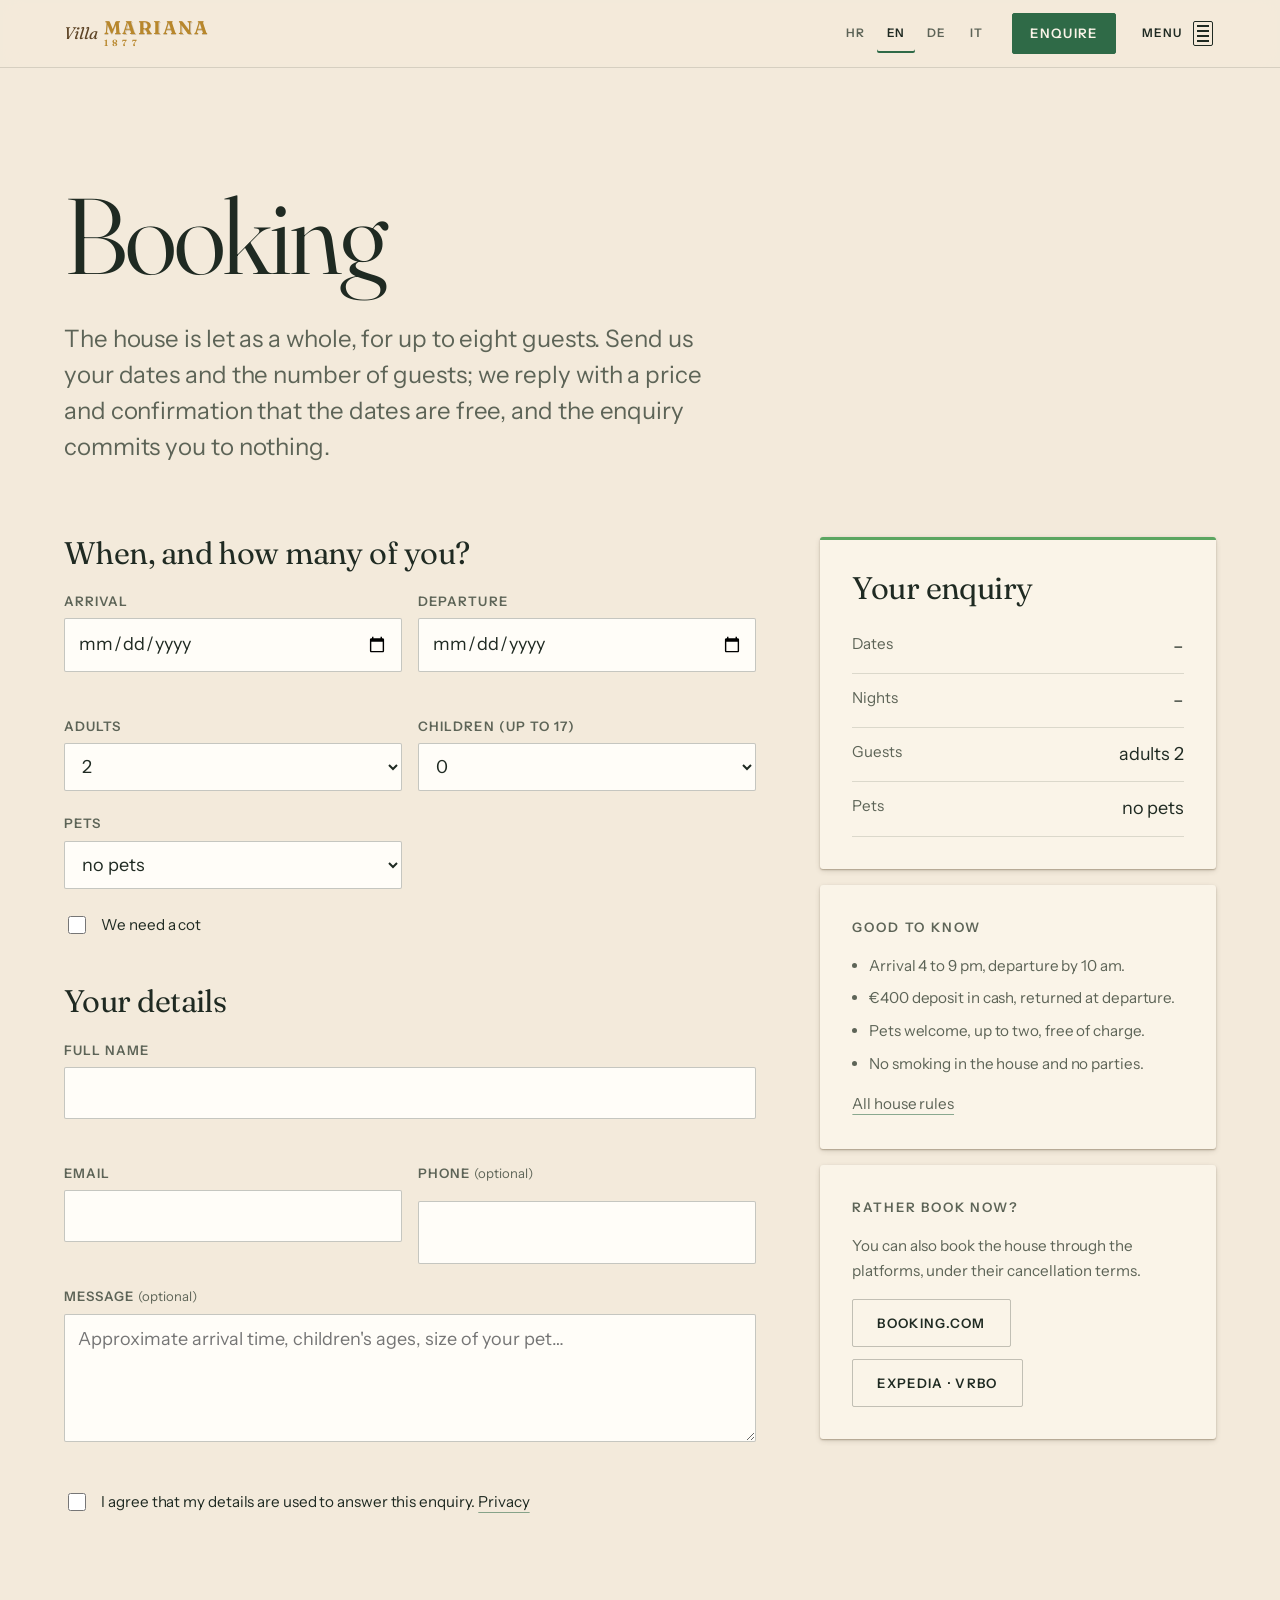
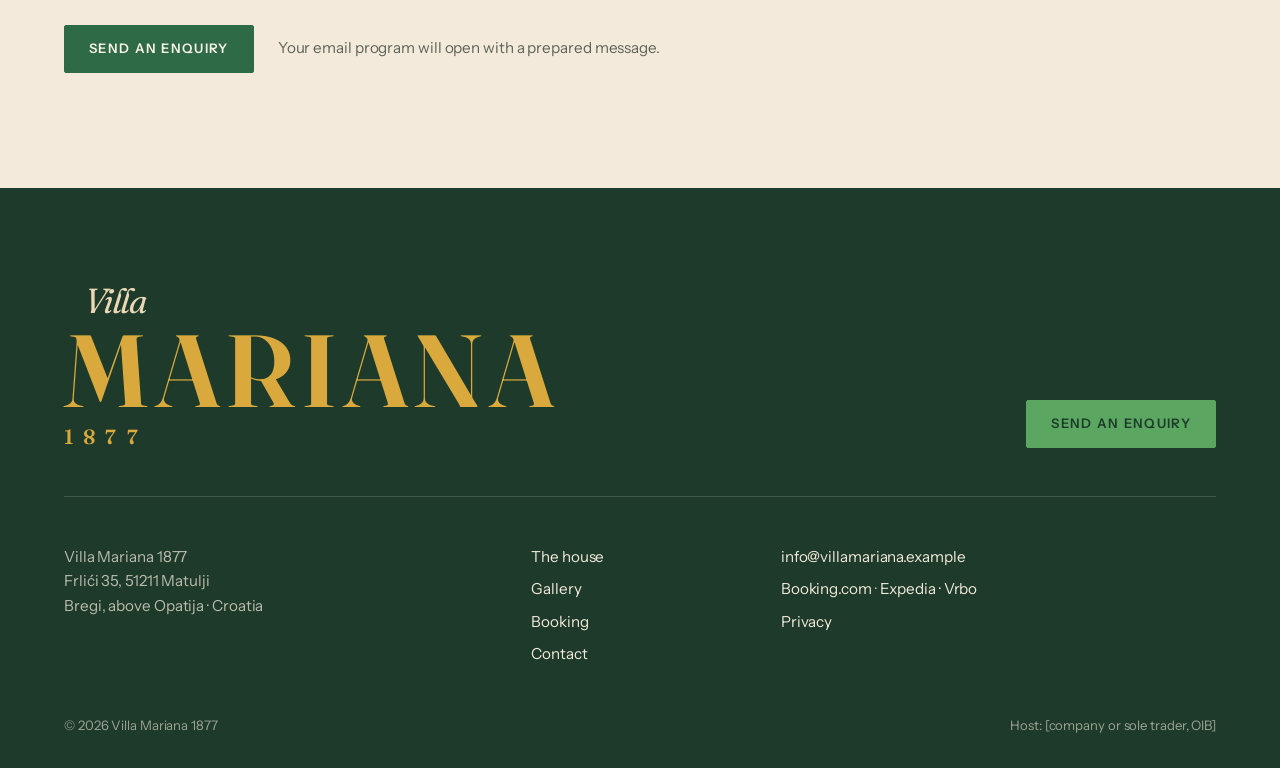
<file: rezervacije.html>
<!doctype html>
<html lang="hr">
<head>
<meta charset="utf-8">
<meta name="robots" content="noindex, nofollow">
<meta name="viewport" content="width=device-width, initial-scale=1, viewport-fit=cover">
<meta name="theme-color" content="#F3EADB">
<link rel="icon" href="favicon.svg" type="image/svg+xml">
<link rel="preload" href="fonts/fraunces-normal-latin.woff2" as="font" type="font/woff2" crossorigin>
<link rel="preload" href="fonts/instrument-sans-normal-latin.woff2" as="font" type="font/woff2" crossorigin>
<link rel="stylesheet" href="css/faces.css?v=7323df27">
<link rel="stylesheet" href="scrollcraft.css?v=4cabdc0b">
<link rel="stylesheet" href="css/site.css?v=b7aad530">

<title data-i18n="meta.book.title">Rezervacije · Villa Mariana 1877 iznad Opatije</title>
<meta name="description" content="Pošaljite upit za Villu Mariana 1877: cijela kuća za do 8 gostiju, bazen, whirlpool i vrt od 1500 m², ljubimci dobrodošli. Odgovaramo s cijenom i potvrdom termina." data-i18n-attr="content:meta.book.desc">
<meta name="vm-email" content="info@villamariana.example">
</head>
<body data-page="rezervacije">
<a class="skip" href="#main" data-i18n="ui.skip">Preskoči na sadržaj</a>
<header class="bar" data-bar>
  <a class="mark" href="index.html" aria-label="Villa Mariana 1877, početna" data-i18n-attr="aria-label:ui.home"><span class="mark__v">Villa</span><span class="mark__n">Mariana</span><span class="mark__y">1877</span></a>
  <div class="bar__end">
    <div class="lang" role="group" aria-label="Jezik" data-i18n-attr="aria-label:ui.lang">
      <button type="button" data-lang="hr" lang="hr" aria-pressed="true">HR</button>
      <button type="button" data-lang="en" lang="en" aria-pressed="false">EN</button>
      <button type="button" data-lang="de" lang="de" aria-pressed="false">DE</button>
      <button type="button" data-lang="it" lang="it" aria-pressed="false">IT</button>
    </div>
    <a class="btn bar__cta" href="rezervacije.html" aria-current="page" data-i18n="cta.ask">Upit</a>
    <button class="menu-btn" type="button" aria-expanded="false" aria-controls="izbornik" data-menu-btn><span class="menu-btn__l" data-i18n="ui.menu">Izbornik</span><span class="menu-btn__i" aria-hidden="true"><i></i><i></i><i></i><i></i></span></button>
  </div>
</header>
<div class="menu" id="izbornik" data-menu hidden>
  <div class="menu__panel">
    <nav class="menu__nav" aria-label="Izbornik" data-i18n-attr="aria-label:ui.menu">
      <a href="index.html"><span class="menu__t" data-i18n="nav.home">Početna</span><span class="menu__d" data-i18n="nav.homeD">škure, pročelje, vrt</span></a>
      <a href="vila.html"><span class="menu__t" data-i18n="nav.villa">Kuća</span><span class="menu__d" data-i18n="nav.villaD">320 m², sve što je u kući</span></a>
      <a href="vila.html#sobe"><span class="menu__t" data-i18n="nav.rooms">Sobe</span><span class="menu__d" data-i18n="nav.roomsD">četiri spavaće sobe, tri kupaonice</span></a>
      <a href="vila.html#vrt"><span class="menu__t" data-i18n="nav.garden">Vrt i bazen</span><span class="menu__d" data-i18n="nav.gardenD">1500 m², bazen 4 × 8 m, whirlpool</span></a>
      <a href="galerija.html"><span class="menu__t" data-i18n="nav.gallery">Galerija</span><span class="menu__d" data-i18n="nav.galleryD">47 fotografija</span></a>
      <a href="rezervacije.html" aria-current="page"><span class="menu__t" data-i18n="nav.book">Rezervacije</span><span class="menu__d" data-i18n="nav.bookD">upit za vaše datume</span></a>
      <a href="kontakt.html"><span class="menu__t" data-i18n="nav.contact">Kontakt</span><span class="menu__d" data-i18n="nav.contactD">Bregi, iznad Opatije</span></a>
    </nav>
    <div class="menu__foot">
      <div class="lang" role="group" aria-label="Jezik" data-i18n-attr="aria-label:ui.lang">
        <button type="button" data-lang="hr" lang="hr" aria-pressed="true">HR</button>
        <button type="button" data-lang="en" lang="en" aria-pressed="false">EN</button>
        <button type="button" data-lang="de" lang="de" aria-pressed="false">DE</button>
        <button type="button" data-lang="it" lang="it" aria-pressed="false">IT</button>
      </div>
      <p>Frlići 35, 51211 Matulji · <a href="#" data-email>e-mail</a></p>
    </div>
  </div>
  <div class="menu__louvres" aria-hidden="true"><i></i><i></i><i></i><i></i><i></i><i></i><i></i><i></i><i></i><i></i><i></i><i></i><i></i><i></i></div>
</div>


<main id="main">
  <header class="page-head">
    <div class="wrap" data-sc-in data-sc-stagger="70">
      <h1 class="h-xxl" data-i18n="book.title">Rezervacije</h1>
      <p class="lede" data-i18n="book.intro">Kuća se iznajmljuje cijela, za do osam gostiju. Pošaljite datume i broj gostiju; odgovaramo s cijenom i potvrdom slobodnog termina, a upit vas ni na što ne obvezuje.</p>
    </div>
  </header>

  <section class="sec sec--tight">
    <div class="wrap resv">
      <form class="form" data-form method="post" action="mailto:info@villamariana.example" enctype="text/plain" novalidate>
        <fieldset>
          <legend class="h-md" data-i18n="book.when">Kada i koliko vas je?</legend>
          <div class="row">
            <div class="field"><label for="f-od" data-i18n="book.arrive">Dolazak</label><input type="date" id="f-od" name="dolazak" required><span class="err" data-err="od"></span></div>
            <div class="field"><label for="f-do" data-i18n="book.leave">Odlazak</label><input type="date" id="f-do" name="odlazak" required><span class="err" data-err="do"></span></div>
          </div>
          <div class="row">
            <div class="field"><label for="f-odrasli" data-i18n="book.adults">Odrasli</label>
              <select id="f-odrasli" name="odrasli"><option>1</option><option selected>2</option><option>3</option><option>4</option><option>5</option><option>6</option></select></div>
            <div class="field"><label for="f-djeca" data-i18n="book.kids">Djeca (do 17 godina)</label>
              <select id="f-djeca" name="djeca"><option selected>0</option><option>1</option><option>2</option><option>3</option><option>4</option><option>5</option><option>6</option></select></div>
          </div>
          <div class="row">
            <div class="field"><label for="f-ljubimci" data-i18n="book.pets">Kućni ljubimci</label>
              <select id="f-ljubimci" name="ljubimci"><option value="0" selected data-i18n="book.petsNone">bez ljubimaca</option><option value="1">1</option><option value="2">2</option></select></div>
          </div>
          <label class="check"><input type="checkbox" name="krevetic" id="f-krevetic"><span data-i18n="book.cot">Trebamo dječji krevetić</span></label>
        </fieldset>

        <fieldset>
          <legend class="h-md" data-i18n="book.who">Vaši podaci</legend>
          <div class="field"><label for="f-ime" data-i18n="book.name">Ime i prezime</label><input id="f-ime" name="ime" autocomplete="name" required><span class="err" data-err="ime"></span></div>
          <div class="row">
            <div class="field"><label for="f-email" data-i18n="book.email">E-mail</label><input type="email" id="f-email" name="email" autocomplete="email" required><span class="err" data-err="email"></span></div>
            <div class="field"><label for="f-tel"><span data-i18n="book.phone">Telefon</span> <span class="hint" data-i18n="book.optional">(nije obavezno)</span></label><input type="tel" id="f-tel" name="telefon" autocomplete="tel"></div>
          </div>
          <div class="field"><label for="f-poruka"><span data-i18n="book.msg">Poruka</span> <span class="hint" data-i18n="book.optional">(nije obavezno)</span></label><textarea id="f-poruka" name="poruka" placeholder="Okvirno vrijeme dolaska, dob djece, veličina ljubimca…" data-i18n-attr="placeholder:book.msgPh"></textarea></div>
        </fieldset>

        <label class="check"><input type="checkbox" name="privola" required data-consent><span><span data-i18n="book.consent">Slažem se da se moji podaci koriste za odgovor na ovaj upit.</span> <a class="link" href="#privatnost" data-i18n="book.consentLink">Zaštita privatnosti</a></span></label>
        <span class="err" data-err="privola"></span>

        <div class="form__actions">
          <button class="btn" type="submit" data-i18n="cta.send">Pošaljite upit</button>
          <p class="form__note" data-i18n="book.how">Otvorit će se vaš program za e-poštu s pripremljenom porukom.</p>
        </div>
        <div class="status" data-status role="status" aria-live="polite" hidden></div>
      </form>

      <aside class="side">
        <div class="card card--sum">
          <h2 class="h-md" data-i18n="book.sumH">Vaš upit</h2>
          <dl class="sum">
            <div><dt data-i18n="book.dates">Datumi</dt><dd data-s="dates">–</dd></div>
            <div><dt data-i18n="book.nights">Noćenja</dt><dd data-s="nights" class="nums">–</dd></div>
            <div><dt data-i18n="book.guests">Gosti</dt><dd data-s="guests">–</dd></div>
            <div><dt data-i18n="book.pets">Kućni ljubimci</dt><dd data-s="pets">–</dd></div>
          </dl>
          <p class="warn" data-warn hidden></p>
        </div>
        <div class="card">
          <h3 class="label" data-i18n="book.rulesH">Dobro je znati</h3>
          <ul class="mini-rules">
            <li data-i18n="mr.in">Dolazak od 16 do 21 h, odlazak do 10 h.</li>
            <li data-i18n="mr.dep">Polog od 400 € u gotovini, vraća se pri odlasku.</li>
            <li data-i18n="mr.pets">Ljubimci dobrodošli, najviše dva, bez doplate.</li>
            <li data-i18n="mr.no">Bez pušenja u kući i bez zabava.</li>
          </ul>
          <p class="card__more"><a class="link" href="vila.html#pravila" data-i18n="book.allRules">Cijeli kućni red</a></p>
        </div>
        <div class="card">
          <h3 class="label" data-i18n="book.platH">Radije odmah?</h3>
          <p data-i18n="book.platP">Kuću možete rezervirati i preko platformi, s njihovim uvjetima otkazivanja.</p>
          <div class="platforms">
            <a class="btn btn--line" href="https://www.booking.com/hotel/hr/holiday-home-marijana-by-villas-guide.html" rel="noopener" target="_blank">Booking.com</a>
            <a class="btn btn--line" href="https://www.expedia.com/Matulji-Hotels-Holiday-Home-Marijana-By-Villas-Guide.h118259176.Hotel-Information" rel="noopener" target="_blank">Expedia · Vrbo</a>
          </div>
        </div>
      </aside>
    </div>
  </section>
</main>
<footer class="foot">
  <div class="wrap">
    <div class="foot__top">
      <a class="foot__mark" href="index.html" aria-label="Villa Mariana 1877, početna" data-i18n-attr="aria-label:ui.home"><span class="mark__v">Villa</span><span class="mark__n">Mariana</span><span class="mark__y">1877</span></a>
      <a class="btn" href="rezervacije.html" data-i18n="cta.send">Pošaljite upit</a>
    </div>
    <div class="foot__grid">
      <div>
        <p>Villa Mariana 1877<br>Frlići 35, 51211 Matulji<br>Bregi, <span data-i18n="foot.above">iznad Opatije</span> · <span data-i18n="foot.country">Hrvatska</span></p>
      </div>
      <nav aria-label="Stranice" data-i18n-attr="aria-label:ui.pages">
        <a href="vila.html" data-i18n="nav.villa">Kuća</a>
        <a href="galerija.html" data-i18n="nav.gallery">Galerija</a>
        <a href="rezervacije.html" data-i18n="nav.book">Rezervacije</a>
        <a href="kontakt.html" data-i18n="nav.contact">Kontakt</a>
      </nav>
      <div>
        <p><a href="#" data-email>e-mail</a></p>
        <p><a href="https://www.booking.com/hotel/hr/holiday-home-marijana-by-villas-guide.html" rel="noopener" target="_blank">Booking.com</a> · <a href="https://www.expedia.com/Matulji-Hotels-Holiday-Home-Marijana-By-Villas-Guide.h118259176.Hotel-Information" rel="noopener" target="_blank">Expedia · Vrbo</a></p>
        <p><a href="#privatnost" data-i18n="foot.privacy">Zaštita privatnosti</a></p>
      </div>
    </div>
    <div class="foot__small">
      <span>© <span data-year>2026</span> Villa Mariana 1877</span>
      <span data-i18n="foot.legal">Iznajmljivač: [naziv tvrtke ili obrta, OIB]</span>
    </div>
  </div>
  <div class="privacy" id="privatnost" role="dialog" aria-modal="true" aria-labelledby="priv-h">
    <div class="privacy__box">
      <a class="btn btn--line privacy__close" href="#" data-i18n="ui.close">Zatvori</a>
      <h2 class="h-md" id="priv-h" data-i18n="priv.h">Zaštita privatnosti</h2>
      <p data-i18n="priv.p1">Ova stranica ne koristi kolačiće, ne prati posjete i ne učitava ništa s tuđih poslužitelja: fontovi, fotografije i film nalaze se na ovoj stranici.</p>
      <p data-i18n="priv.p2">Obrazac za upit ne šalje podatke nikamo sam: otvara vaš program za e-poštu s pripremljenom porukom, koju vi šaljete. Podatke iz upita koristimo samo da vam odgovorimo i, ako rezervirate, za prijavu boravka kako to propisuje zakon.</p>
      <p data-i18n="priv.p3">Karta na stranici Kontakt učitava se tek kad je otvorite: tada se spajate na OpenStreetMap, koji vidi vašu IP adresu. Odabrani jezik pamti se samo u vašem pregledniku.</p>
      <p data-i18n="priv.p4">Za pitanja ili brisanje podataka pišite nam na adresu navedenu na stranici Kontakt.</p>
    </div>
  </div>
</footer>
<script src="scrollcraft.js?v=950157d6"></script>
<script src="js/i18n.js?v=fa45bf59"></script>
<script src="js/site.js?v=24ca7063"></script>
<script type="application/ld+json">
{
  "@context": "https://schema.org",
  "@type": "LodgingBusiness",
  "name": "Villa Mariana 1877",
  "description": "Kuća iz 1877. u Bregima iznad Opatije: 320 m², četiri spavaće sobe, bazen 4 × 8 m, whirlpool i vrt od 1500 m² s pogledom na Kvarner. Do 8 gostiju.",
  "image": "img/g/bazen-zlatno-1600.webp",
  "address": {
    "@type": "PostalAddress",
    "streetAddress": "Frlići 35",
    "postalCode": "51211",
    "addressLocality": "Matulji",
    "addressRegion": "Primorsko-goranska",
    "addressCountry": "HR"
  },
  "geo": { "@type": "GeoCoordinates", "latitude": 45.3486, "longitude": 14.2983 },
  "checkinTime": "16:00",
  "checkoutTime": "10:00",
  "petsAllowed": true,
  "numberOfRooms": 4,
  "knowsLanguage": ["de", "en", "it"],
  "amenityFeature": [
    { "@type": "LocationFeatureSpecification", "name": "Private outdoor pool 4 x 8 m", "value": true },
    { "@type": "LocationFeatureSpecification", "name": "Hot tub", "value": true },
    { "@type": "LocationFeatureSpecification", "name": "Garden 1500 m2, fenced", "value": true },
    { "@type": "LocationFeatureSpecification", "name": "Barbecue and outdoor fireplace", "value": true },
    { "@type": "LocationFeatureSpecification", "name": "Children's playground", "value": true },
    { "@type": "LocationFeatureSpecification", "name": "Free private parking", "value": true },
    { "@type": "LocationFeatureSpecification", "name": "Free WiFi", "value": true },
    { "@type": "LocationFeatureSpecification", "name": "Air conditioning", "value": true }
  ]
}
</script>

</body>
</html>
</file>
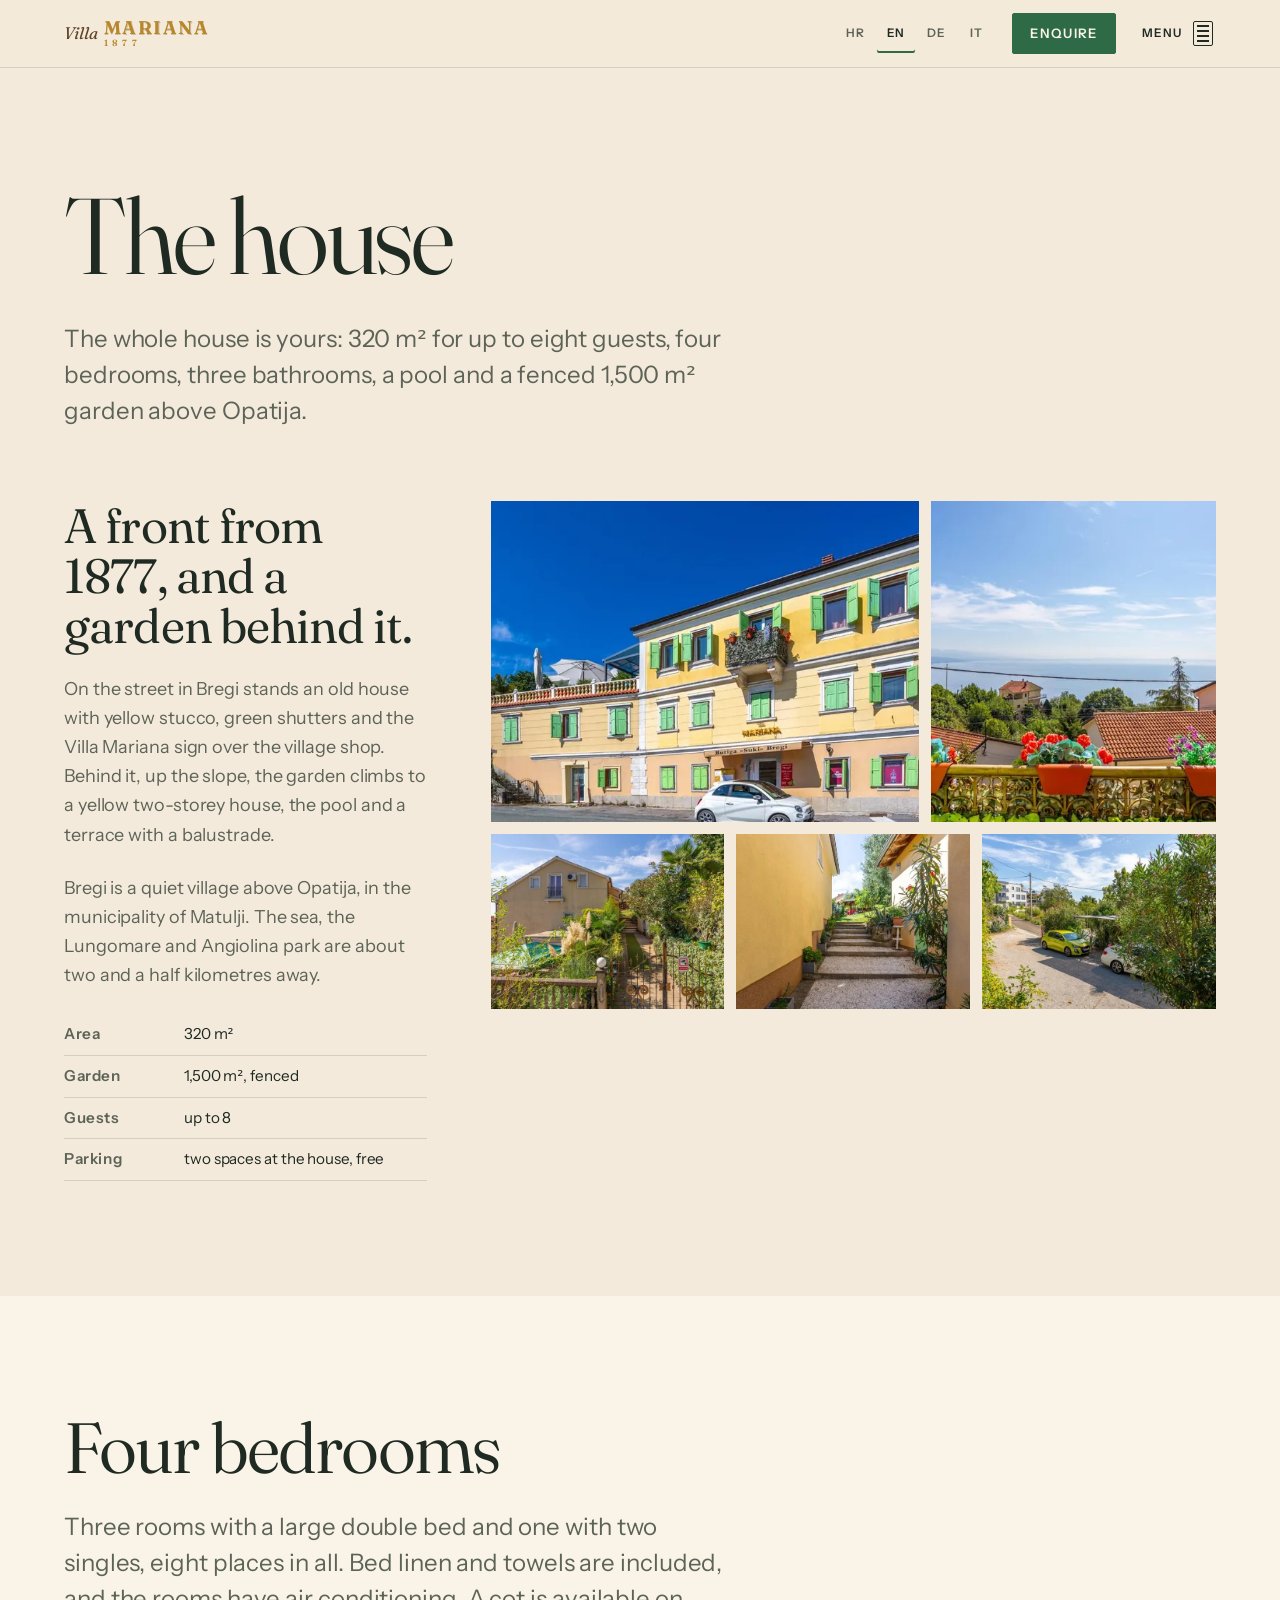
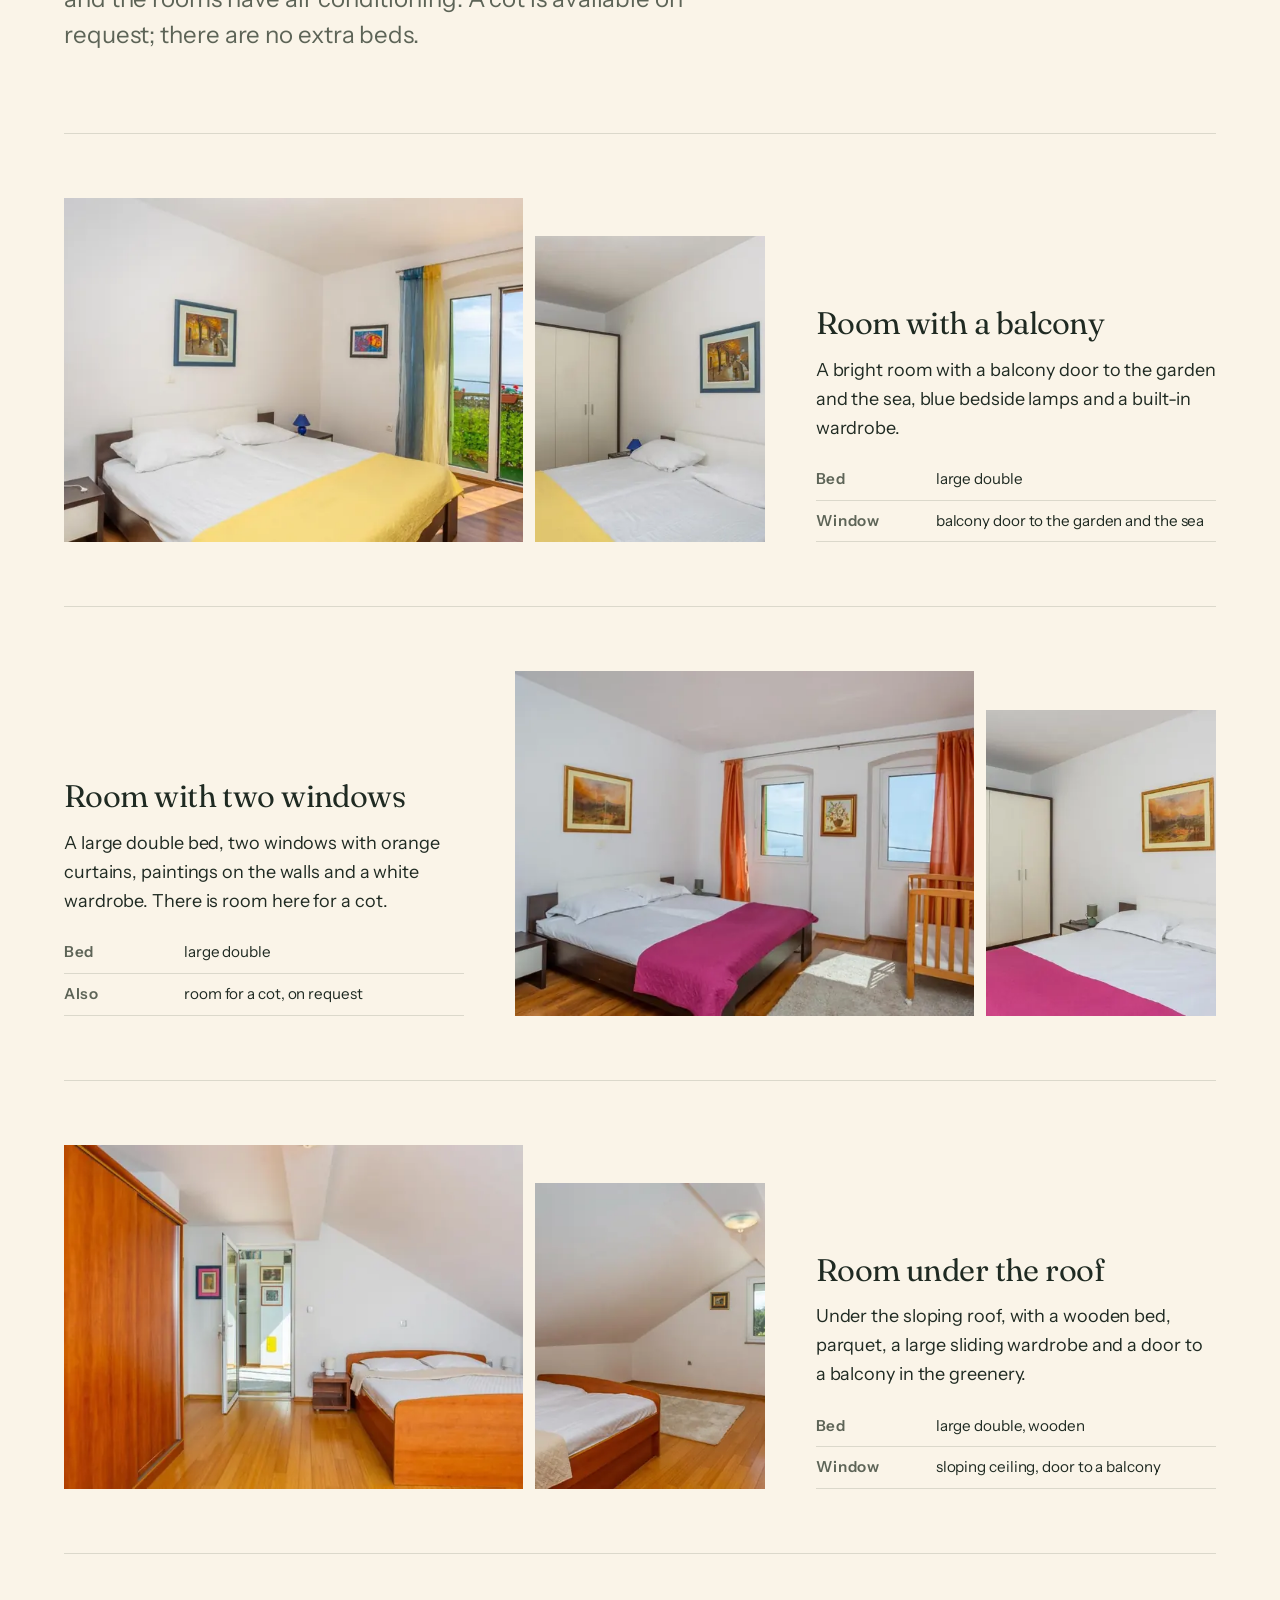
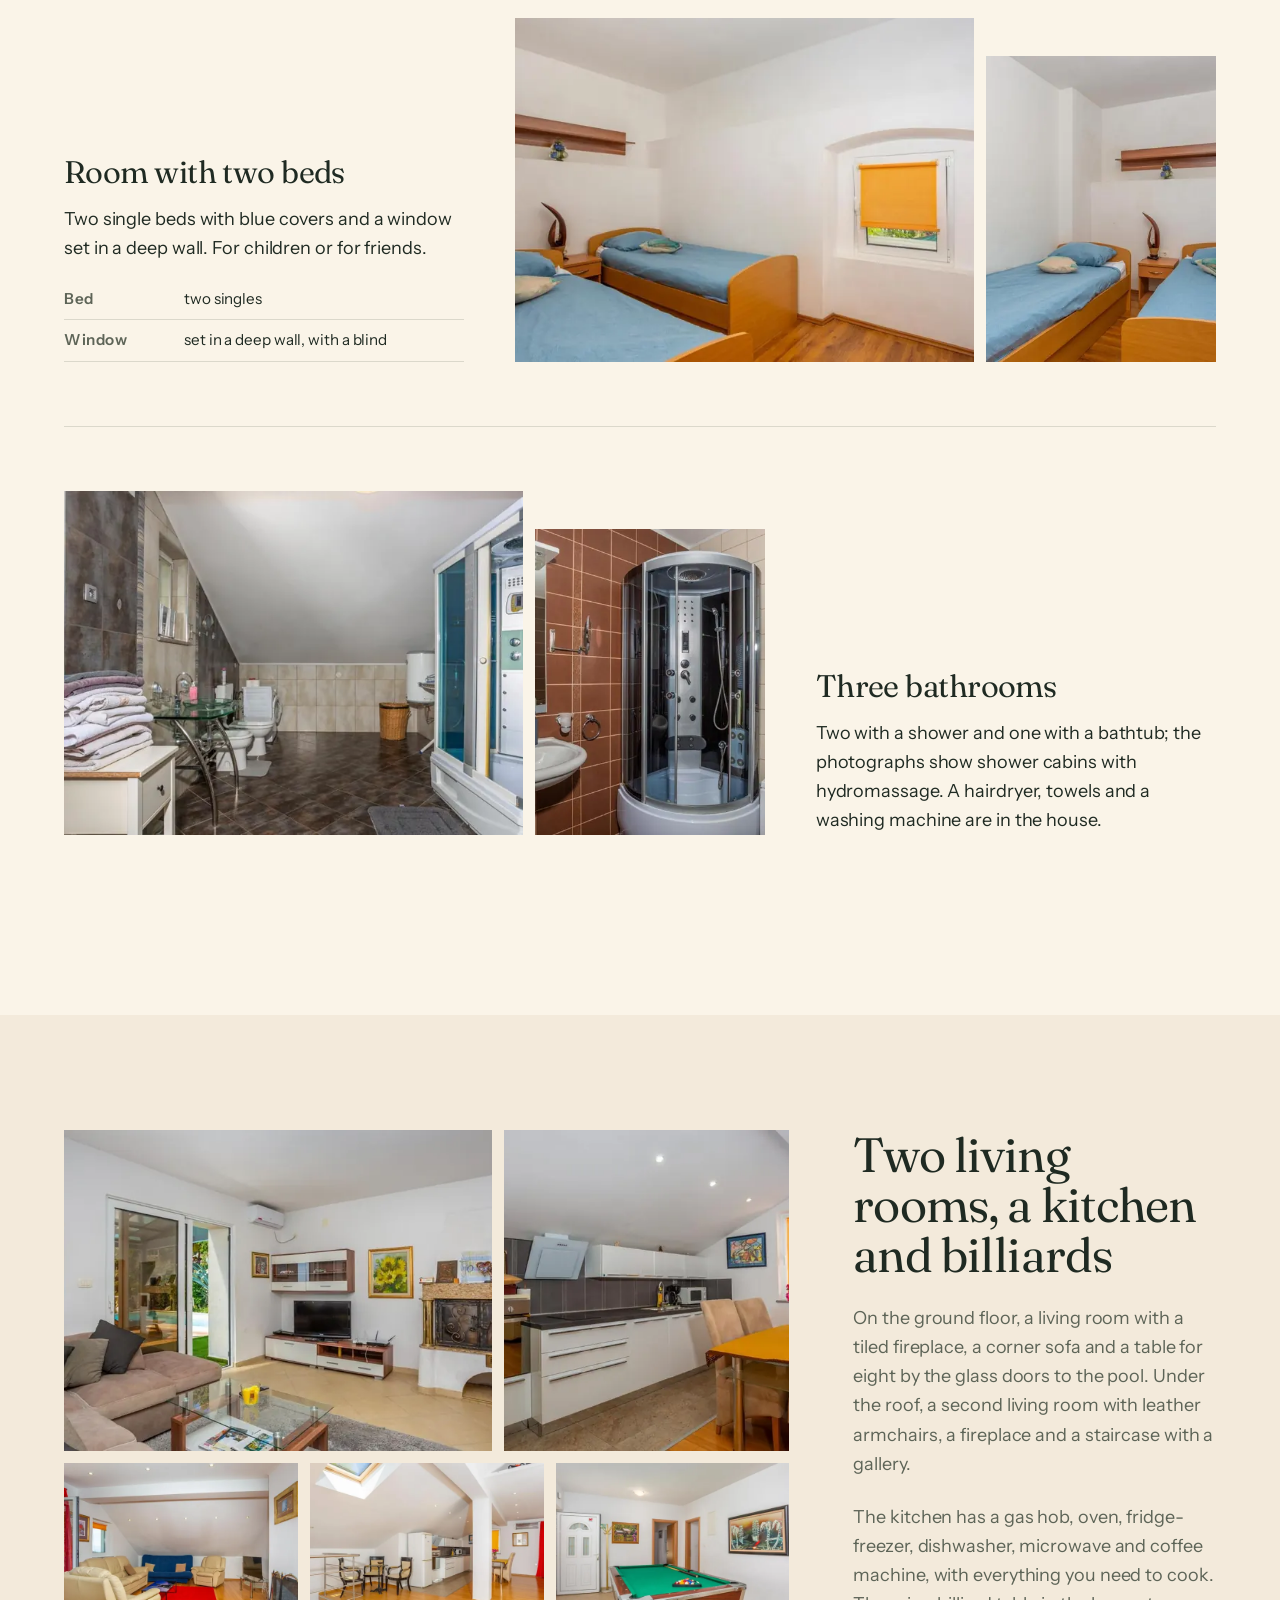
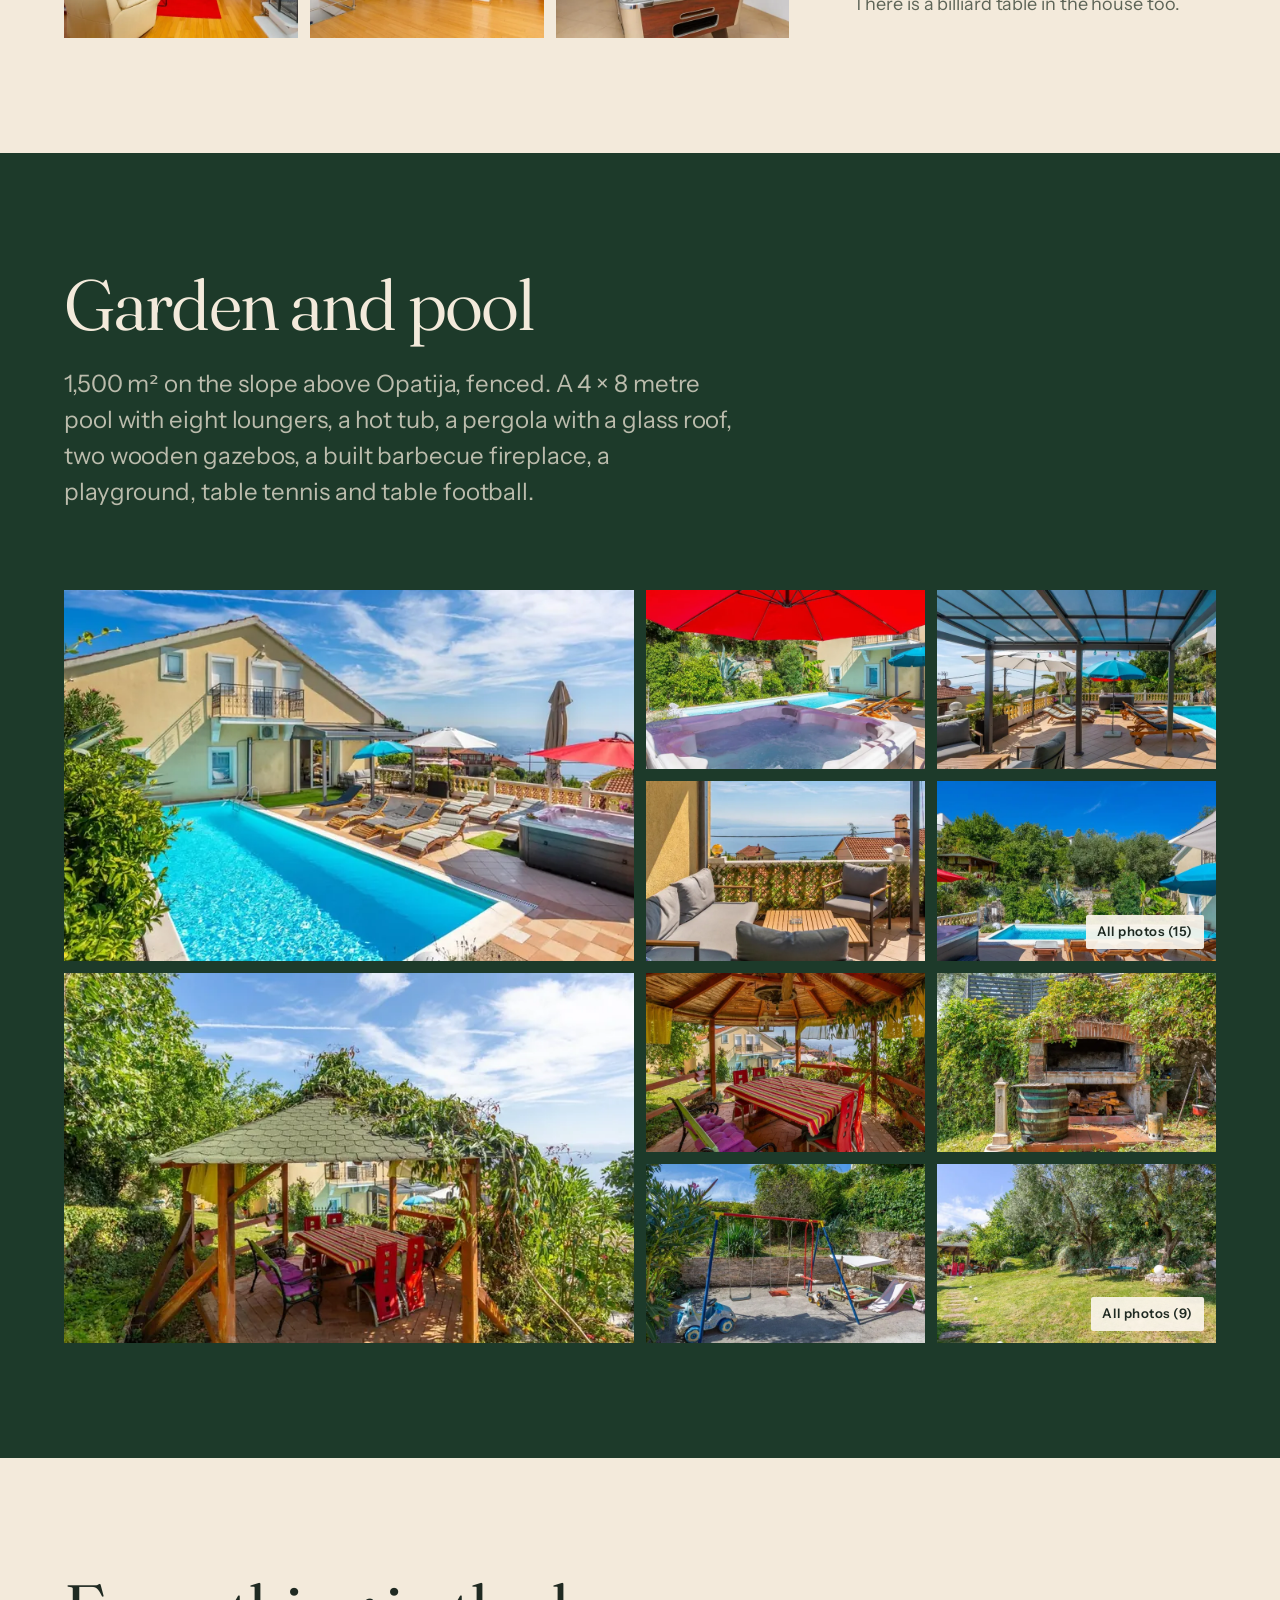
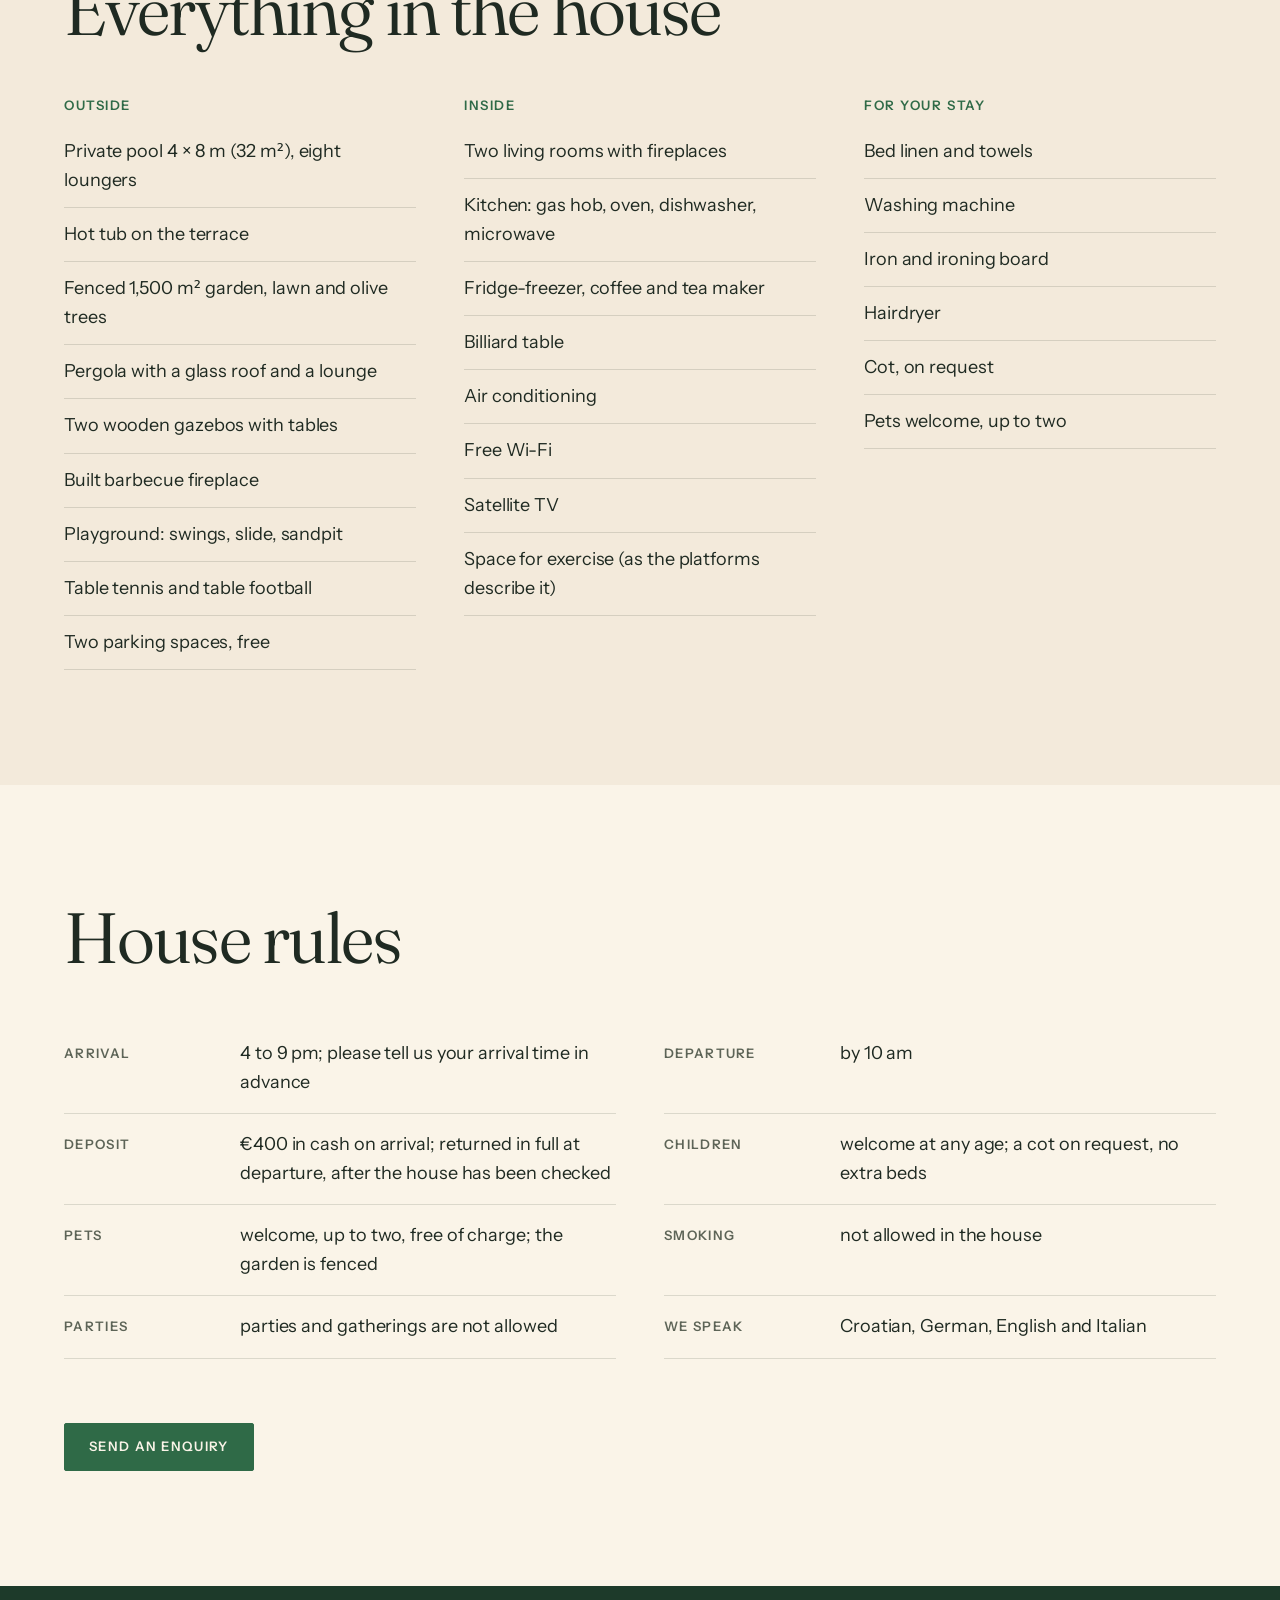
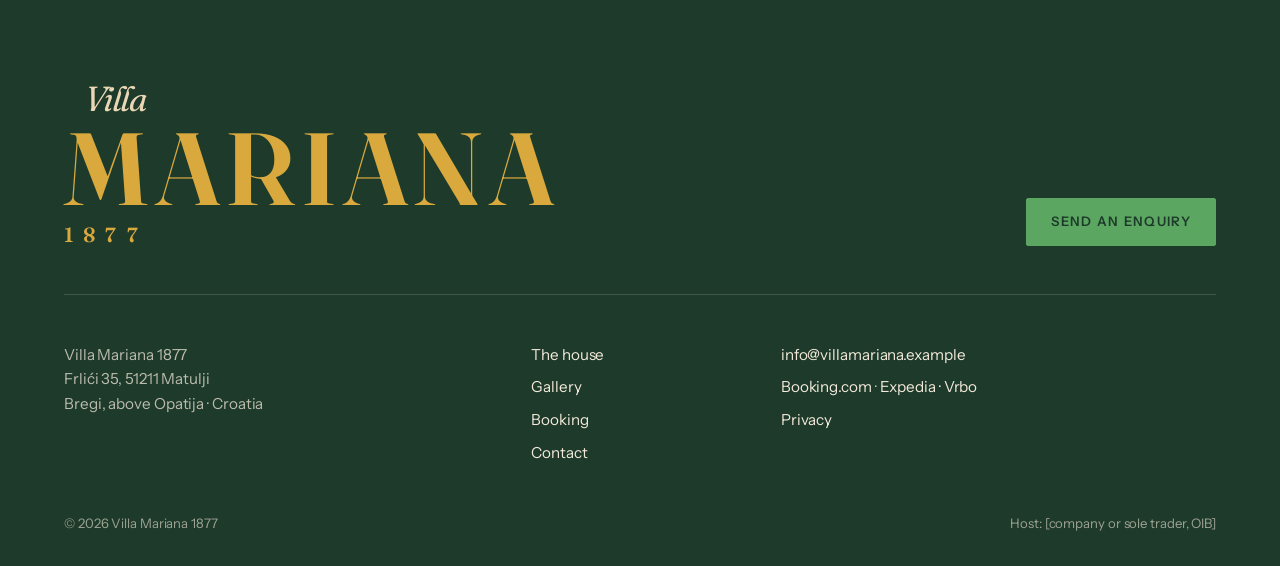
<file: vila.html>
<!doctype html>
<html lang="hr">
<head>
<meta charset="utf-8">
<meta name="robots" content="noindex, nofollow">
<meta name="viewport" content="width=device-width, initial-scale=1, viewport-fit=cover">
<meta name="theme-color" content="#F3EADB">
<link rel="icon" href="favicon.svg" type="image/svg+xml">
<link rel="preload" href="fonts/fraunces-normal-latin.woff2" as="font" type="font/woff2" crossorigin>
<link rel="preload" href="fonts/instrument-sans-normal-latin.woff2" as="font" type="font/woff2" crossorigin>
<link rel="stylesheet" href="css/faces.css?v=7323df27">
<link rel="stylesheet" href="scrollcraft.css?v=4cabdc0b">
<link rel="stylesheet" href="css/site.css?v=b7aad530">

<title data-i18n="meta.villa.title">Kuća · Villa Mariana 1877 iznad Opatije</title>
<meta name="description" content="Villa Mariana 1877 u Bregima iznad Opatije: 320 m², četiri spavaće sobe, tri kupaonice, dva boravka s kaminom, bazen 4 × 8 m, whirlpool, dvije sjenice, kamin za roštilj i dječje igralište u ograđenom vrtu od 1500 m²." data-i18n-attr="content:meta.villa.desc">
<meta name="vm-email" content="info@villamariana.example">
</head>
<body data-page="vila">
<a class="skip" href="#main" data-i18n="ui.skip">Preskoči na sadržaj</a>
<header class="bar" data-bar>
  <a class="mark" href="index.html" aria-label="Villa Mariana 1877, početna" data-i18n-attr="aria-label:ui.home"><span class="mark__v">Villa</span><span class="mark__n">Mariana</span><span class="mark__y">1877</span></a>
  <div class="bar__end">
    <div class="lang" role="group" aria-label="Jezik" data-i18n-attr="aria-label:ui.lang">
      <button type="button" data-lang="hr" lang="hr" aria-pressed="true">HR</button>
      <button type="button" data-lang="en" lang="en" aria-pressed="false">EN</button>
      <button type="button" data-lang="de" lang="de" aria-pressed="false">DE</button>
      <button type="button" data-lang="it" lang="it" aria-pressed="false">IT</button>
    </div>
    <a class="btn bar__cta" href="rezervacije.html" data-i18n="cta.ask">Upit</a>
    <button class="menu-btn" type="button" aria-expanded="false" aria-controls="izbornik" data-menu-btn><span class="menu-btn__l" data-i18n="ui.menu">Izbornik</span><span class="menu-btn__i" aria-hidden="true"><i></i><i></i><i></i><i></i></span></button>
  </div>
</header>
<div class="menu" id="izbornik" data-menu hidden>
  <div class="menu__panel">
    <nav class="menu__nav" aria-label="Izbornik" data-i18n-attr="aria-label:ui.menu">
      <a href="index.html"><span class="menu__t" data-i18n="nav.home">Početna</span><span class="menu__d" data-i18n="nav.homeD">škure, pročelje, vrt</span></a>
      <a href="vila.html" aria-current="page"><span class="menu__t" data-i18n="nav.villa">Kuća</span><span class="menu__d" data-i18n="nav.villaD">320 m², sve što je u kući</span></a>
      <a href="vila.html#sobe"><span class="menu__t" data-i18n="nav.rooms">Sobe</span><span class="menu__d" data-i18n="nav.roomsD">četiri spavaće sobe, tri kupaonice</span></a>
      <a href="vila.html#vrt"><span class="menu__t" data-i18n="nav.garden">Vrt i bazen</span><span class="menu__d" data-i18n="nav.gardenD">1500 m², bazen 4 × 8 m, whirlpool</span></a>
      <a href="galerija.html"><span class="menu__t" data-i18n="nav.gallery">Galerija</span><span class="menu__d" data-i18n="nav.galleryD">47 fotografija</span></a>
      <a href="rezervacije.html"><span class="menu__t" data-i18n="nav.book">Rezervacije</span><span class="menu__d" data-i18n="nav.bookD">upit za vaše datume</span></a>
      <a href="kontakt.html"><span class="menu__t" data-i18n="nav.contact">Kontakt</span><span class="menu__d" data-i18n="nav.contactD">Bregi, iznad Opatije</span></a>
    </nav>
    <div class="menu__foot">
      <div class="lang" role="group" aria-label="Jezik" data-i18n-attr="aria-label:ui.lang">
        <button type="button" data-lang="hr" lang="hr" aria-pressed="true">HR</button>
        <button type="button" data-lang="en" lang="en" aria-pressed="false">EN</button>
        <button type="button" data-lang="de" lang="de" aria-pressed="false">DE</button>
        <button type="button" data-lang="it" lang="it" aria-pressed="false">IT</button>
      </div>
      <p>Frlići 35, 51211 Matulji · <a href="#" data-email>e-mail</a></p>
    </div>
  </div>
  <div class="menu__louvres" aria-hidden="true"><i></i><i></i><i></i><i></i><i></i><i></i><i></i><i></i><i></i><i></i><i></i><i></i><i></i><i></i></div>
</div>


<main id="main">
  <header class="page-head">
    <div class="wrap" data-sc-in data-sc-stagger="70">
      <h1 class="h-xxl" data-i18n="villa.title">Kuća</h1>
      <p class="lede" data-i18n="villa.intro">Cijela kuća je vaša: 320 m² za do osam gostiju, četiri spavaće sobe, tri kupaonice, bazen i ograđeni vrt od 1500 m² iznad Opatije.</p>
    </div>
  </header>

  <section class="sec sec--tight">
    <div class="wrap split">
      <div class="split__text" data-sc-in data-sc-stagger="60">
        <h2 class="h-lg" data-i18n="villa.twoH">Pročelje iz 1877. i vrt iza njega.</h2>
        <p data-i18n="villa.twoP1">Na ulici u Bregima stoji stara kuća sa žutom žbukom, zelenim škurama i natpisom Villa Mariana iznad seoske butige. Iza nje, na padini, vrt se penje do žute kuće na kat, bazena i terase s balustradom.</p>
        <p data-i18n="villa.twoP2">Bregi su mirno naselje iznad Opatije, u općini Matulji. Do mora, Lungomarea i parka Angiolina ima oko dva i pol kilometra.</p>
        <dl class="spec">
          <div><dt data-i18n="sp.area">Površina</dt><dd>320 m²</dd></div>
          <div><dt data-i18n="sp.garden">Vrt</dt><dd data-i18n="sp.gardenV">1500 m², ograđen</dd></div>
          <div><dt data-i18n="sp.guests">Gosti</dt><dd data-i18n="sp.guestsV">do 8</dd></div>
          <div><dt data-i18n="sp.park">Parking</dt><dd data-i18n="sp.parkV">dva mjesta kod kuće, besplatno</dd></div>
        </dl>
      </div>
      <div data-sc-in>
        <div class="duo">
          <img src="img/g/procelje-1600.webp" srcset="img/g/procelje-800.webp 800w, img/g/procelje-1600.webp 1600w" sizes="(min-width: 960px) 38vw, 60vw" width="1600" height="900" alt="Villa Mariana: pročelje kuće iz 1877." data-cap="vani.facade" decoding="async" loading="lazy">
          <img src="img/g/balkon-1600.webp" srcset="img/g/balkon-800.webp 800w, img/g/balkon-1600.webp 1600w" sizes="(min-width: 960px) 26vw, 40vw" width="1600" height="900" alt="Villa Mariana: pogled s balkona na zaljev" data-cap="vani.view" decoding="async" loading="lazy">
        </div>
        <div class="trio">
          <img src="img/g/ulaz-1600.webp" srcset="img/g/ulaz-800.webp 800w, img/g/ulaz-1600.webp 1600w" sizes="(min-width: 960px) 21vw, 100vw" width="1600" height="900" alt="Villa Mariana: ulaz u vrt" data-cap="vani.gate" decoding="async" loading="lazy">
          <img src="img/g/stepenice-1600.webp" srcset="img/g/stepenice-800.webp 800w, img/g/stepenice-1600.webp 1600w" sizes="(min-width: 960px) 21vw, 100vw" width="1600" height="900" alt="Vrt: vrt" data-cap="vrt.garden" decoding="async" loading="lazy">
          <img src="img/g/parking-1600.webp" srcset="img/g/parking-800.webp 800w, img/g/parking-1600.webp 1600w" sizes="(min-width: 960px) 21vw, 100vw" width="1600" height="900" alt="Villa Mariana: parkiralište kod kuće" data-cap="vani.parking" decoding="async" loading="lazy">
        </div>
      </div>
    </div>
  </section>

  <section class="sec sec--paper" id="sobe">
    <div class="wrap">
      <header class="sec__head">
        <h2 class="h-xl" data-sc-in data-i18n="beds.h">Četiri spavaće sobe</h2>
        <p class="lede" data-sc-in data-i18n="beds.p">Tri sobe s velikim bračnim krevetom i jedna s dva odvojena, ukupno osam mjesta. Posteljina i ručnici su u cijeni, klima je u sobama. Dječji krevetić dobivate na upit; dodatnih kreveta nema.</p>
      </header>

      <article class="bed" data-sc-in>
        <div class="bed__pics"><img src="img/g/soba-3-1600.webp" srcset="img/g/soba-3-800.webp 800w, img/g/soba-3-1600.webp 1600w" sizes="(min-width: 860px) 40vw, 66vw" width="1600" height="900" alt="Villa Mariana: soba s balkonom" data-cap="sobe.room3" decoding="async" loading="lazy"><img src="img/g/soba-3b-1600.webp" srcset="img/g/soba-3b-800.webp 800w, img/g/soba-3b-1600.webp 1600w" sizes="(min-width: 860px) 20vw, 34vw" width="1600" height="900" alt="Villa Mariana: soba s balkonom" data-cap="sobe.room3" decoding="async" loading="lazy"></div>
        <div class="bed__text">
          <h3 class="h-md" data-i18n="room.3">Soba s balkonom</h3>
          <p data-i18n="bed.3p">Svijetla soba s balkonskim vratima prema vrtu i moru, plavim noćnim lampama i ugradbenim ormarom.</p>
          <dl class="spec"><div><dt data-i18n="rl.bed">Krevet</dt><dd data-i18n="room.3.bed">veliki bračni</dd></div><div><dt data-i18n="rl.win">Prozor</dt><dd data-i18n="room.3.win">balkonska vrata prema vrtu i moru</dd></div></dl>
        </div>
      </article>

      <article class="bed bed--flip" data-sc-in>
        <div class="bed__pics"><img src="img/g/soba-1-1600.webp" srcset="img/g/soba-1-800.webp 800w, img/g/soba-1-1600.webp 1600w" sizes="(min-width: 860px) 40vw, 66vw" width="1600" height="900" alt="Villa Mariana: soba s dva prozora" data-cap="sobe.room1" decoding="async" loading="lazy"><img src="img/g/soba-1b-1600.webp" srcset="img/g/soba-1b-800.webp 800w, img/g/soba-1b-1600.webp 1600w" sizes="(min-width: 860px) 20vw, 34vw" width="1600" height="900" alt="Villa Mariana: soba s dva prozora" data-cap="sobe.room1" decoding="async" loading="lazy"></div>
        <div class="bed__text">
          <h3 class="h-md" data-i18n="room.1">Soba s dva prozora</h3>
          <p data-i18n="bed.1p">Velik bračni krevet, dva prozora s narančastim zavjesama, slike na zidovima i bijeli ormar. Ovdje ima mjesta za dječji krevetić.</p>
          <dl class="spec"><div><dt data-i18n="rl.bed">Krevet</dt><dd data-i18n="room.1.bed">veliki bračni</dd></div><div><dt data-i18n="rl.more">Još</dt><dd data-i18n="room.1.more">mjesto za dječji krevetić, na upit</dd></div></dl>
        </div>
      </article>

      <article class="bed" data-sc-in>
        <div class="bed__pics"><img src="img/g/soba-4-1600.webp" srcset="img/g/soba-4-800.webp 800w, img/g/soba-4-1600.webp 1600w" sizes="(min-width: 860px) 40vw, 66vw" width="1600" height="900" alt="Villa Mariana: soba pod krovom" data-cap="sobe.room4" decoding="async" loading="lazy"><img src="img/g/soba-4b-1600.webp" srcset="img/g/soba-4b-800.webp 800w, img/g/soba-4b-1600.webp 1600w" sizes="(min-width: 860px) 20vw, 34vw" width="1600" height="900" alt="Villa Mariana: soba pod krovom" data-cap="sobe.room4" decoding="async" loading="lazy"></div>
        <div class="bed__text">
          <h3 class="h-md" data-i18n="room.4">Soba pod krovom</h3>
          <p data-i18n="bed.4p">Pod kosim krovom, s drvenim krevetom, parketom, velikim kliznim ormarom i vratima na balkon u zelenilu.</p>
          <dl class="spec"><div><dt data-i18n="rl.bed">Krevet</dt><dd data-i18n="room.4.bed">veliki bračni, drveni</dd></div><div><dt data-i18n="rl.win">Prozor</dt><dd data-i18n="room.4.win">kosi strop, vrata na balkon</dd></div></dl>
        </div>
      </article>

      <article class="bed bed--flip" data-sc-in>
        <div class="bed__pics"><img src="img/g/soba-2-1600.webp" srcset="img/g/soba-2-800.webp 800w, img/g/soba-2-1600.webp 1600w" sizes="(min-width: 860px) 40vw, 66vw" width="1600" height="900" alt="Villa Mariana: soba s dva kreveta" data-cap="sobe.room2" decoding="async" loading="lazy"><img src="img/g/soba-2b-1600.webp" srcset="img/g/soba-2b-800.webp 800w, img/g/soba-2b-1600.webp 1600w" sizes="(min-width: 860px) 20vw, 34vw" width="1600" height="900" alt="Villa Mariana: soba s dva kreveta" data-cap="sobe.room2" decoding="async" loading="lazy"></div>
        <div class="bed__text">
          <h3 class="h-md" data-i18n="room.2">Soba s dva kreveta</h3>
          <p data-i18n="bed.2p">Dva odvojena kreveta s plavim pokrivačima i prozor u dubokom zidu. Za djecu ili za prijatelje.</p>
          <dl class="spec"><div><dt data-i18n="rl.bed">Krevet</dt><dd data-i18n="room.2.bed">dva odvojena</dd></div><div><dt data-i18n="rl.win">Prozor</dt><dd data-i18n="room.2.win">u dubokom zidu, sa zastorom</dd></div></dl>
        </div>
      </article>

      <div class="bed" data-sc-in>
        <div class="bed__pics"><img src="img/g/kupaonica-1600.webp" srcset="img/g/kupaonica-800.webp 800w, img/g/kupaonica-1600.webp 1600w" sizes="(min-width: 860px) 40vw, 66vw" width="1600" height="900" alt="Villa Mariana: kupaonica" data-cap="sobe.bathroom" decoding="async" loading="lazy"><img src="img/g/kupaonica-2-1600.webp" srcset="img/g/kupaonica-2-800.webp 800w, img/g/kupaonica-2-1600.webp 1600w" sizes="(min-width: 860px) 20vw, 34vw" width="1600" height="900" alt="Villa Mariana: kupaonica" data-cap="sobe.bathroom" decoding="async" loading="lazy"></div>
        <div class="bed__text">
          <h3 class="h-md" data-i18n="baths.h">Tri kupaonice</h3>
          <p data-i18n="baths.p">Dvije s tušem i jedna s kadom; na fotografijama su tuš-kabine s hidromasažom. Sušilo za kosu, ručnici i perilica rublja su u kući.</p>
        </div>
      </div>
    </div>
  </section>

  <section class="sec" id="unutra">
    <div class="wrap split split--flip">
      <div class="split__text" data-sc-in data-sc-stagger="60">
        <h2 class="h-lg" data-i18n="in.h">Dva boravka, kuhinja i biljar</h2>
        <p data-i18n="in.p1">U prizemlju je boravak s kaminom od pločica, kutna garnitura i stol za osam uz staklena vrata prema bazenu. Pod krovom je drugi boravak, s kožnim foteljama, kaminom i stubištem s galerijom.</p>
        <p data-i18n="in.p2">Kuhinja ima plinski štednjak, pećnicu, hladnjak sa zamrzivačem, perilicu posuđa, mikrovalnu i aparat za kavu, sa svim posuđem. U kući je i biljarski stol.</p>
      </div>
      <div data-sc-in>
        <div class="duo">
          <img src="img/g/boravak-1600.webp" srcset="img/g/boravak-800.webp 800w, img/g/boravak-1600.webp 1600w" sizes="(min-width: 960px) 38vw, 60vw" width="1600" height="900" alt="Villa Mariana: dnevni boravak s kaminom" data-cap="unutra.living" decoding="async" loading="lazy">
          <img src="img/g/kuhinja-gore-1600.webp" srcset="img/g/kuhinja-gore-800.webp 800w, img/g/kuhinja-gore-1600.webp 1600w" sizes="(min-width: 960px) 26vw, 40vw" width="1600" height="900" alt="Villa Mariana: kuhinja" data-cap="unutra.kitchen" decoding="async" loading="lazy">
        </div>
        <div class="trio">
          <img src="img/g/boravak-gore-1600.webp" srcset="img/g/boravak-gore-800.webp 800w, img/g/boravak-gore-1600.webp 1600w" sizes="(min-width: 960px) 21vw, 100vw" width="1600" height="900" alt="Villa Mariana: boravak pod krovom" data-cap="unutra.loft" decoding="async" loading="lazy">
          <img src="img/g/potkrovlje-1600.webp" srcset="img/g/potkrovlje-800.webp 800w, img/g/potkrovlje-1600.webp 1600w" sizes="(min-width: 960px) 21vw, 100vw" width="1600" height="900" alt="Villa Mariana: boravak pod krovom" data-cap="unutra.loft" decoding="async" loading="lazy">
          <img src="img/g/biljar-1600.webp" srcset="img/g/biljar-800.webp 800w, img/g/biljar-1600.webp 1600w" sizes="(min-width: 960px) 21vw, 100vw" width="1600" height="900" alt="Villa Mariana: biljarski stol" data-cap="unutra.billiards" decoding="async" loading="lazy">
        </div>
      </div>
    </div>
  </section>

  <section class="sec sec--green" id="vrt">
    <div class="wrap">
      <header class="sec__head">
        <h2 class="h-xl" data-sc-in data-i18n="g2.h">Vrt i bazen</h2>
        <p class="lede" data-sc-in data-i18n="g2.p">1500 m² na padini iznad Opatije, ograđeno. Bazen 4 × 8 metara s osam ležaljki, whirlpool, pergola sa staklenim krovom, dvije drvene sjenice, zidani kamin za roštilj, igralište, stolni tenis i stolni nogomet.</p>
      </header>
      <div class="mosaic"><a href="galerija.html#vani"><img src="img/g/bazen-kuca-1600.webp" srcset="img/g/bazen-kuca-800.webp 800w, img/g/bazen-kuca-1600.webp 1600w" sizes="(min-width: 700px) 50vw, 100vw" width="1600" height="900" alt="Villa Mariana: bazen iznad Kvarnera" data-cap="vani.pool" decoding="async" loading="lazy"></a><a href="galerija.html#vani"><img src="img/g/whirlpool-bazen-1600.webp" srcset="img/g/whirlpool-bazen-800.webp 800w, img/g/whirlpool-bazen-1600.webp 1600w" sizes="(min-width: 700px) 25vw, 50vw" width="1600" height="900" alt="Villa Mariana: whirlpool na terasi" data-cap="vani.hottub" decoding="async" loading="lazy"></a><a href="galerija.html#vani"><img src="img/g/pergola-1600.webp" srcset="img/g/pergola-800.webp 800w, img/g/pergola-1600.webp 1600w" sizes="(min-width: 700px) 25vw, 50vw" width="1600" height="900" alt="Villa Mariana: pergola sa staklenim krovom" data-cap="vani.pergola" decoding="async" loading="lazy"><span class="mosaic__more mosaic__more--m"><span data-i18n="cta.allPhotos">Sve fotografije</span> (15)</span></a><a href="galerija.html#vani"><img src="img/g/terasa-pogled-1600.webp" srcset="img/g/terasa-pogled-800.webp 800w, img/g/terasa-pogled-1600.webp 1600w" sizes="(min-width: 700px) 25vw, 50vw" width="1600" height="900" alt="Villa Mariana: terasa s pogledom na more" data-cap="vani.terrace" decoding="async" loading="lazy"></a><a href="galerija.html#vani"><img src="img/g/bazen-vrt-1600.webp" srcset="img/g/bazen-vrt-800.webp 800w, img/g/bazen-vrt-1600.webp 1600w" sizes="(min-width: 700px) 25vw, 50vw" width="1600" height="900" alt="Villa Mariana: bazen iznad Kvarnera" data-cap="vani.pool" decoding="async" loading="lazy"><span class="mosaic__more"><span data-i18n="cta.allPhotos">Sve fotografije</span> (15)</span></a></div>
      <div class="mosaic"><a href="galerija.html#vrt"><img src="img/g/sjenica-more-1600.webp" srcset="img/g/sjenica-more-800.webp 800w, img/g/sjenica-more-1600.webp 1600w" sizes="(min-width: 700px) 50vw, 100vw" width="1600" height="900" alt="Vrt: drvena sjenica" data-cap="vrt.gazebo" decoding="async" loading="lazy"></a><a href="galerija.html#vrt"><img src="img/g/sjenica-stol-1600.webp" srcset="img/g/sjenica-stol-800.webp 800w, img/g/sjenica-stol-1600.webp 1600w" sizes="(min-width: 700px) 25vw, 50vw" width="1600" height="900" alt="Vrt: drvena sjenica" data-cap="vrt.gazebo" decoding="async" loading="lazy"></a><a href="galerija.html#vrt"><img src="img/g/kamin-1600.webp" srcset="img/g/kamin-800.webp 800w, img/g/kamin-1600.webp 1600w" sizes="(min-width: 700px) 25vw, 50vw" width="1600" height="900" alt="Vrt: kamin za roštilj" data-cap="vrt.grill" decoding="async" loading="lazy"><span class="mosaic__more mosaic__more--m"><span data-i18n="cta.allPhotos">Sve fotografije</span> (9)</span></a><a href="galerija.html#vrt"><img src="img/g/igraliste-1600.webp" srcset="img/g/igraliste-800.webp 800w, img/g/igraliste-1600.webp 1600w" sizes="(min-width: 700px) 25vw, 50vw" width="1600" height="900" alt="Vrt: dječje igralište" data-cap="vrt.play" decoding="async" loading="lazy"></a><a href="galerija.html#vrt"><img src="img/g/vrt-masline-1600.webp" srcset="img/g/vrt-masline-800.webp 800w, img/g/vrt-masline-1600.webp 1600w" sizes="(min-width: 700px) 25vw, 50vw" width="1600" height="900" alt="Vrt: vrt" data-cap="vrt.garden" decoding="async" loading="lazy"><span class="mosaic__more"><span data-i18n="cta.allPhotos">Sve fotografije</span> (9)</span></a></div>
    </div>
  </section>

  <section class="sec" id="oprema">
    <div class="wrap">
      <h2 class="h-xl" data-sc-in data-i18n="kit.h">Sve u kući</h2>
      <div class="kit" data-sc-in>
        <div>
          <h3 data-i18n="kit.outH">Vani</h3>
          <ul>
            <li data-i18n="kit.pool">Privatni bazen 4 × 8 m (32 m²), osam ležaljki</li>
            <li data-i18n="kit.tub">Whirlpool na terasi</li>
            <li data-i18n="kit.garden">Ograđeni vrt od 1500 m², travnjak i masline</li>
            <li data-i18n="kit.pergola">Pergola sa staklenim krovom i lounge</li>
            <li data-i18n="kit.gazebo">Dvije drvene sjenice sa stolom</li>
            <li data-i18n="kit.grill">Zidani kamin za roštilj</li>
            <li data-i18n="kit.play">Dječje igralište: ljuljačke, tobogan, pješčanik</li>
            <li data-i18n="kit.games">Stolni tenis i stolni nogomet</li>
            <li data-i18n="kit.park">Dva parkirna mjesta, besplatno</li>
          </ul>
        </div>
        <div>
          <h3 data-i18n="kit.inH">Unutra</h3>
          <ul>
            <li data-i18n="kit.living">Dva dnevna boravka s kaminom</li>
            <li data-i18n="kit.kitchen">Kuhinja: plinski štednjak, pećnica, perilica posuđa, mikrovalna</li>
            <li data-i18n="kit.fridge">Hladnjak sa zamrzivačem, aparat za kavu i čaj</li>
            <li data-i18n="kit.billiards">Biljarski stol</li>
            <li data-i18n="kit.ac">Klima-uređaji</li>
            <li data-i18n="kit.wifi">Besplatan Wi-Fi</li>
            <li data-i18n="kit.tv">Satelitska televizija</li>
            <li data-i18n="kit.gym">Prostor za vježbanje (prema opisu na platformama)</li>
          </ul>
        </div>
        <div>
          <h3 data-i18n="kit.homeH">Za boravak</h3>
          <ul>
            <li data-i18n="kit.linen">Posteljina i ručnici</li>
            <li data-i18n="kit.wash">Perilica rublja</li>
            <li data-i18n="kit.iron">Glačalo i daska za glačanje</li>
            <li data-i18n="kit.dryer">Sušilo za kosu</li>
            <li data-i18n="kit.cot">Dječji krevetić, na upit</li>
            <li data-i18n="kit.pets">Kućni ljubimci dobrodošli, do dva</li>
          </ul>
        </div>
      </div>
    </div>
  </section>

  <section class="sec sec--paper" id="pravila">
    <div class="wrap">
      <h2 class="h-xl" data-sc-in data-i18n="rules.h">Kućni red</h2>
      <dl class="rules" data-sc-in data-sc-stagger="40">
  <div><dt data-i18n="r.in">Dolazak</dt><dd data-i18n="r.in.v">od 16 do 21 sat; javite nam unaprijed vrijeme dolaska</dd></div>
  <div><dt data-i18n="r.out">Odlazak</dt><dd data-i18n="r.out.v">do 10 sati</dd></div>
  <div><dt data-i18n="r.dep">Polog</dt><dd data-i18n="r.dep.v">400 € u gotovini pri dolasku; vraća se u cijelosti pri odlasku, nakon pregleda kuće</dd></div>
  <div><dt data-i18n="r.kids">Djeca</dt><dd data-i18n="r.kids.v">dobrodošla u svakoj dobi; dječji krevetić na upit, dodatni kreveti nisu mogući</dd></div>
  <div><dt data-i18n="r.pets">Kućni ljubimci</dt><dd data-i18n="r.pets.v">dobrodošli, najviše dva, bez doplate; vrt je ograđen</dd></div>
  <div><dt data-i18n="r.smoke">Pušenje</dt><dd data-i18n="r.smoke.v">nije dopušteno u kući</dd></div>
  <div><dt data-i18n="r.party">Zabave</dt><dd data-i18n="r.party.v">zabave i okupljanja nisu dopušteni</dd></div>
  <div><dt data-i18n="r.lang">Govorimo</dt><dd data-i18n="r.lang.v">hrvatski, njemački, engleski i talijanski</dd></div>
</dl>

      <p class="sec__cta" data-sc-in><a class="btn" href="rezervacije.html" data-i18n="cta.send">Pošaljite upit</a></p>
    </div>
  </section>
</main>
<footer class="foot">
  <div class="wrap">
    <div class="foot__top">
      <a class="foot__mark" href="index.html" aria-label="Villa Mariana 1877, početna" data-i18n-attr="aria-label:ui.home"><span class="mark__v">Villa</span><span class="mark__n">Mariana</span><span class="mark__y">1877</span></a>
      <a class="btn" href="rezervacije.html" data-i18n="cta.send">Pošaljite upit</a>
    </div>
    <div class="foot__grid">
      <div>
        <p>Villa Mariana 1877<br>Frlići 35, 51211 Matulji<br>Bregi, <span data-i18n="foot.above">iznad Opatije</span> · <span data-i18n="foot.country">Hrvatska</span></p>
      </div>
      <nav aria-label="Stranice" data-i18n-attr="aria-label:ui.pages">
        <a href="vila.html" data-i18n="nav.villa">Kuća</a>
        <a href="galerija.html" data-i18n="nav.gallery">Galerija</a>
        <a href="rezervacije.html" data-i18n="nav.book">Rezervacije</a>
        <a href="kontakt.html" data-i18n="nav.contact">Kontakt</a>
      </nav>
      <div>
        <p><a href="#" data-email>e-mail</a></p>
        <p><a href="https://www.booking.com/hotel/hr/holiday-home-marijana-by-villas-guide.html" rel="noopener" target="_blank">Booking.com</a> · <a href="https://www.expedia.com/Matulji-Hotels-Holiday-Home-Marijana-By-Villas-Guide.h118259176.Hotel-Information" rel="noopener" target="_blank">Expedia · Vrbo</a></p>
        <p><a href="#privatnost" data-i18n="foot.privacy">Zaštita privatnosti</a></p>
      </div>
    </div>
    <div class="foot__small">
      <span>© <span data-year>2026</span> Villa Mariana 1877</span>
      <span data-i18n="foot.legal">Iznajmljivač: [naziv tvrtke ili obrta, OIB]</span>
    </div>
  </div>
  <div class="privacy" id="privatnost" role="dialog" aria-modal="true" aria-labelledby="priv-h">
    <div class="privacy__box">
      <a class="btn btn--line privacy__close" href="#" data-i18n="ui.close">Zatvori</a>
      <h2 class="h-md" id="priv-h" data-i18n="priv.h">Zaštita privatnosti</h2>
      <p data-i18n="priv.p1">Ova stranica ne koristi kolačiće, ne prati posjete i ne učitava ništa s tuđih poslužitelja: fontovi, fotografije i film nalaze se na ovoj stranici.</p>
      <p data-i18n="priv.p2">Obrazac za upit ne šalje podatke nikamo sam: otvara vaš program za e-poštu s pripremljenom porukom, koju vi šaljete. Podatke iz upita koristimo samo da vam odgovorimo i, ako rezervirate, za prijavu boravka kako to propisuje zakon.</p>
      <p data-i18n="priv.p3">Karta na stranici Kontakt učitava se tek kad je otvorite: tada se spajate na OpenStreetMap, koji vidi vašu IP adresu. Odabrani jezik pamti se samo u vašem pregledniku.</p>
      <p data-i18n="priv.p4">Za pitanja ili brisanje podataka pišite nam na adresu navedenu na stranici Kontakt.</p>
    </div>
  </div>
</footer>
<script src="scrollcraft.js?v=950157d6"></script>
<script src="js/i18n.js?v=fa45bf59"></script>
<script src="js/site.js?v=24ca7063"></script>
<script type="application/ld+json">
{
  "@context": "https://schema.org",
  "@type": "LodgingBusiness",
  "name": "Villa Mariana 1877",
  "description": "Kuća iz 1877. u Bregima iznad Opatije: 320 m², četiri spavaće sobe, bazen 4 × 8 m, whirlpool i vrt od 1500 m² s pogledom na Kvarner. Do 8 gostiju.",
  "image": "img/g/bazen-zlatno-1600.webp",
  "address": {
    "@type": "PostalAddress",
    "streetAddress": "Frlići 35",
    "postalCode": "51211",
    "addressLocality": "Matulji",
    "addressRegion": "Primorsko-goranska",
    "addressCountry": "HR"
  },
  "geo": { "@type": "GeoCoordinates", "latitude": 45.3486, "longitude": 14.2983 },
  "checkinTime": "16:00",
  "checkoutTime": "10:00",
  "petsAllowed": true,
  "numberOfRooms": 4,
  "knowsLanguage": ["de", "en", "it"],
  "amenityFeature": [
    { "@type": "LocationFeatureSpecification", "name": "Private outdoor pool 4 x 8 m", "value": true },
    { "@type": "LocationFeatureSpecification", "name": "Hot tub", "value": true },
    { "@type": "LocationFeatureSpecification", "name": "Garden 1500 m2, fenced", "value": true },
    { "@type": "LocationFeatureSpecification", "name": "Barbecue and outdoor fireplace", "value": true },
    { "@type": "LocationFeatureSpecification", "name": "Children's playground", "value": true },
    { "@type": "LocationFeatureSpecification", "name": "Free private parking", "value": true },
    { "@type": "LocationFeatureSpecification", "name": "Free WiFi", "value": true },
    { "@type": "LocationFeatureSpecification", "name": "Air conditioning", "value": true }
  ]
}
</script>

</body>
</html>
</file>
<file: css/faces.css>
/* Fraunces (display, variable optical size + weight) and Instrument Sans
   (text, variable width + weight), self-hosted. latin-ext carries č ć š ž đ. */
@font-face { font-family: "Fraunces"; font-style: italic; font-weight: 100 900; font-display: swap; unicode-range: U+0100-02BA, U+02BD-02C5, U+02C7-02CC, U+02CE-02D7, U+02DD-02FF, U+0304, U+0308, U+0329, U+1D00-1DBF, U+1E00-1E9F, U+1EF2-1EFF, U+2020, U+20A0-20AB, U+20AD-20C4, U+2113, U+2C60-2C7F, U+A720-A7FF; src: url("../fonts/fraunces-italic-latin-ext.woff2") format("woff2"); }
@font-face { font-family: "Fraunces"; font-style: italic; font-weight: 100 900; font-display: swap; unicode-range: U+0000-00FF, U+0131, U+0152-0153, U+02BB-02BC, U+02C6, U+02DA, U+02DC, U+0304, U+0308, U+0329, U+2000-206F, U+20AC, U+2122, U+2191, U+2193, U+2212, U+2215, U+FEFF, U+FFFD; src: url("../fonts/fraunces-italic-latin.woff2") format("woff2"); }
@font-face { font-family: "Fraunces"; font-style: normal; font-weight: 100 900; font-display: swap; unicode-range: U+0100-02BA, U+02BD-02C5, U+02C7-02CC, U+02CE-02D7, U+02DD-02FF, U+0304, U+0308, U+0329, U+1D00-1DBF, U+1E00-1E9F, U+1EF2-1EFF, U+2020, U+20A0-20AB, U+20AD-20C4, U+2113, U+2C60-2C7F, U+A720-A7FF; src: url("../fonts/fraunces-normal-latin-ext.woff2") format("woff2"); }
@font-face { font-family: "Fraunces"; font-style: normal; font-weight: 100 900; font-display: swap; unicode-range: U+0000-00FF, U+0131, U+0152-0153, U+02BB-02BC, U+02C6, U+02DA, U+02DC, U+0304, U+0308, U+0329, U+2000-206F, U+20AC, U+2122, U+2191, U+2193, U+2212, U+2215, U+FEFF, U+FFFD; src: url("../fonts/fraunces-normal-latin.woff2") format("woff2"); }
@font-face { font-family: "Instrument Sans"; font-style: normal; font-weight: 400 700; font-stretch: 75% 100%; font-display: swap; unicode-range: U+0100-02BA, U+02BD-02C5, U+02C7-02CC, U+02CE-02D7, U+02DD-02FF, U+0304, U+0308, U+0329, U+1D00-1DBF, U+1E00-1E9F, U+1EF2-1EFF, U+2020, U+20A0-20AB, U+20AD-20C4, U+2113, U+2C60-2C7F, U+A720-A7FF; src: url("../fonts/instrument-sans-normal-latin-ext.woff2") format("woff2"); }
@font-face { font-family: "Instrument Sans"; font-style: normal; font-weight: 400 700; font-stretch: 75% 100%; font-display: swap; unicode-range: U+0000-00FF, U+0131, U+0152-0153, U+02BB-02BC, U+02C6, U+02DA, U+02DC, U+0304, U+0308, U+0329, U+2000-206F, U+20AC, U+2122, U+2191, U+2193, U+2212, U+2215, U+FEFF, U+FFFD; src: url("../fonts/instrument-sans-normal-latin.woff2") format("woff2"); }
</file>
<file: scrollcraft.css>
/* ============================================================================
   scrollcraft.css: the taste floor
   ----------------------------------------------------------------------------
   Two layers, and the split matters:

     TOKENS   what you override per brand. Colour roles, the type ramp, the
              spacing scale, elevation, motion. A brand is ~12 values.
     DEVICES  what the engine drives. Do not restyle these to taste; they are
              the mechanism. Style your own markup instead.

   Nothing here draws a "component". There are no card, badge, or pill classes,
   because a stylesheet that ships those is how every page built on it ends up
   with the same shapes. You get a floor and a vocabulary; the composition is
   yours.
   ========================================================================== */

/* ---------------------------------------------------------------- tokens -- */
:root {
  /* --- colour roles. Override these six and the page is rebranded. -------- */
  --sc-canvas:      #08090b;   /* the page ground. Drift interpolates this.   */
  --sc-surface:     #101217;   /* anything raised off the ground             */
  --sc-ink:         #f4f2ef;   /* primary text                               */
  --sc-ink-soft:    #9a9ba1;   /* secondary text. Tinted, never flat gray.   */
  --sc-accent:      #d8ff3e;   /* ONE accent. It owns a region, not confetti. */
  --sc-accent-ink:  #08090b;   /* text that sits on the accent               */

  --sc-hairline:    color-mix(in oklab, var(--sc-ink) 12%, transparent);
  --sc-hairline-strong: color-mix(in oklab, var(--sc-ink) 22%, transparent);

  /* --- type. Two families max. Display carries voice, text carries prose. - */
  --sc-font-display: "Instrument Sans", "Geist", system-ui, sans-serif;
  --sc-font-text:    "Geist", system-ui, sans-serif;
  --sc-font-mono:    "Geist Mono", ui-monospace, monospace;

  /* Fluid ramp. Tracking tightens as size grows because a face set at 6rem
     with 0 tracking reads loose; this is optical correction, not decoration. */
  --sc-t-xs:   clamp(0.75rem, 0.72rem + 0.15vw, 0.82rem);
  --sc-t-sm:   clamp(0.875rem, 0.84rem + 0.18vw, 0.95rem);
  --sc-t-base: clamp(1rem, 0.96rem + 0.22vw, 1.125rem);
  --sc-t-lg:   clamp(1.2rem, 1.1rem + 0.5vw, 1.5rem);
  --sc-t-xl:   clamp(1.6rem, 1.35rem + 1.2vw, 2.25rem);
  --sc-t-2xl:  clamp(2.1rem, 1.6rem + 2.4vw, 3.4rem);
  --sc-t-3xl:  clamp(2.8rem, 1.9rem + 4.2vw, 5rem);
  --sc-t-4xl:  clamp(3.4rem, 1.9rem + 6.6vw, 7.5rem);

  --sc-track-tight:  -0.035em;
  --sc-track-snug:   -0.02em;
  --sc-track-normal: -0.005em;
  --sc-track-wide:    0.08em;

  --sc-leading-none: 0.94;
  --sc-leading-tight: 1.06;
  --sc-leading-body: 1.62;

  --sc-measure: 62ch;

  /* --- space. 4px base: the useful middle steps an 8-only scale misses. --- */
  --sc-1: 0.25rem;  --sc-2: 0.5rem;   --sc-3: 0.75rem;  --sc-4: 1rem;
  --sc-5: 1.5rem;   --sc-6: 2rem;     --sc-7: 3rem;     --sc-8: 4rem;
  --sc-9: 6rem;     --sc-10: 8rem;    --sc-11: 12rem;

  /* Section rhythm is fluid so a phone doesn't inherit desktop air. */
  --sc-section: clamp(4.5rem, 9vw, 11rem);
  --sc-gutter:  clamp(1.25rem, 5vw, 5.5rem);
  --sc-maxw:    82rem;

  /* --- radius. Pick one scale for the page and hold it. ------------------- */
  --sc-r-sm: 6px;  --sc-r-md: 12px;  --sc-r-lg: 20px;  --sc-r-pill: 999px;

  /* --- elevation. Every shadow has an offset AND a soft blur, and is tinted
         to the canvas hue. A zero-offset coloured halo is decoration, not
         depth, so there isn't one here. ---------------------------------- */
  --sc-shadow-color: 220 40% 2%;
  --sc-e1: 0 1px 2px hsl(var(--sc-shadow-color) / 0.28),
           0 2px 6px -1px hsl(var(--sc-shadow-color) / 0.20);
  --sc-e2: 0 2px 4px hsl(var(--sc-shadow-color) / 0.24),
           0 8px 18px -4px hsl(var(--sc-shadow-color) / 0.30);
  --sc-e3: 0 4px 8px hsl(var(--sc-shadow-color) / 0.22),
           0 18px 40px -8px hsl(var(--sc-shadow-color) / 0.38),
           0 48px 90px -24px hsl(var(--sc-shadow-color) / 0.30);

  /* Edge light: a 1px top highlight sells a raised surface better than any
     amount of blur, because real raised things catch light on their lip. */
  --sc-edge: inset 0 1px 0 color-mix(in oklab, var(--sc-ink) 10%, transparent);

  /* --- motion. Built-in CSS easings are too weak for UI. ------------------ */
  --sc-ease-out:    cubic-bezier(0.23, 1, 0.32, 1);
  --sc-ease-in-out: cubic-bezier(0.77, 0, 0.175, 1);
  --sc-ease-drawer: cubic-bezier(0.32, 0.72, 0, 1);
  --sc-d-fast: 160ms;  --sc-d-base: 240ms;  --sc-d-slow: 420ms;

  --sc-z-stage: 1; --sc-z-copy: 20; --sc-z-chrome: 60;
}

/* --------------------------------------------------------------- reset -- */
*, *::before, *::after { box-sizing: border-box; }
html { -webkit-text-size-adjust: 100%; scroll-behavior: smooth; }
@media (prefers-reduced-motion: reduce) { html { scroll-behavior: auto; } }

body {
  margin: 0;
  background: var(--sc-canvas);
  color: var(--sc-ink);
  font-family: var(--sc-font-text);
  font-size: var(--sc-t-base);
  line-height: var(--sc-leading-body);
  letter-spacing: var(--sc-track-normal);
  -webkit-font-smoothing: antialiased;
  text-rendering: optimizeLegibility;
  font-synthesis-weight: none;
  overflow-x: clip;
}
img, video, canvas, svg { display: block; max-width: 100%; }
button, input, select, textarea { font: inherit; color: inherit; }

/* ------------------------------------------------- the browser surfaces --
   The parts you did not draw still carry the design. Selection, caret, focus
   ring, scrollbar and tabular numerals all ship with defaults that belong to no
   design system. Theming them is the cheapest signal that a page was built
   rather than assembled, and it is the step that gets skipped most reliably. */
::selection { background: var(--sc-accent); color: var(--sc-accent-ink); }
:root { caret-color: var(--sc-accent); accent-color: var(--sc-accent); }
:focus-visible {
  outline: 2px solid var(--sc-accent);
  outline-offset: 3px;
  border-radius: var(--sc-r-sm);
}
:where(a) { color: inherit; text-decoration-thickness: 1px; text-underline-offset: 0.22em; }
@supports (scrollbar-color: auto) {
  html { scrollbar-color: color-mix(in oklab, var(--sc-ink) 26%, transparent) transparent; scrollbar-width: thin; }
}
:where(table, .sc-nums, [data-sc-count]) { font-variant-numeric: tabular-nums; }

/* ----------------------------------------------------------- typography -- */
.sc-display {
  font-family: var(--sc-font-display);
  font-weight: 500;
  line-height: var(--sc-leading-none);
  letter-spacing: var(--sc-track-tight);
  text-wrap: balance;
  margin: 0;
}
.sc-display--xl { font-size: var(--sc-t-4xl); }
.sc-display--lg { font-size: var(--sc-t-3xl); }
.sc-display--md { font-size: var(--sc-t-2xl); letter-spacing: var(--sc-track-snug); }
.sc-lede {
  font-size: var(--sc-t-lg);
  line-height: 1.44;
  letter-spacing: var(--sc-track-snug);
  color: var(--sc-ink);
  max-width: 46ch;
  text-wrap: pretty;
  margin: 0;
}
.sc-body { max-width: var(--sc-measure); color: var(--sc-ink-soft); text-wrap: pretty; margin: 0; }
.sc-label {
  font-family: var(--sc-font-mono);
  font-size: var(--sc-t-xs);
  letter-spacing: var(--sc-track-wide);
  text-transform: uppercase;
  color: var(--sc-ink-soft);
}

/* ---------------------------------------------------------------- layout -- */
.sc-wrap { width: 100%; max-width: var(--sc-maxw); margin-inline: auto; padding-inline: var(--sc-gutter); }
.sc-section { padding-block: var(--sc-section); }
/* More space above a heading than below it: the gap belongs to the boundary,
   not to the pair. */
.sc-stack > * + * { margin-top: var(--sc-4); }
.sc-stack > :is(h1,h2,h3) { margin-top: var(--sc-7); }
.sc-stack > :is(h1,h2,h3):first-child { margin-top: 0; }
.sc-rule { height: 1px; border: 0; background: var(--sc-hairline); margin: 0; }

/* =============================================================== DEVICES ==
   Driven by the engine. Restyle your own markup, not these.                */

.sc-act--pinned { position: relative; }
.sc-stage {
  position: sticky; top: 0;
  height: 100vh; height: 100svh;
  overflow: clip;
  z-index: var(--sc-z-stage);
}

/* scrub / sequence media */
.sc-stage :is(video[data-sc-scrub], canvas[data-sc-sequence], .sc-stage__poster) {
  position: absolute; inset: 0;
  width: 100%; height: 100%;
  object-fit: cover;
}
video[data-sc-scrub] { opacity: 0; transition: opacity 380ms var(--sc-ease-out); }
.sc-has-clip video[data-sc-scrub] { opacity: 1; }
/* The poster is a live frame-holder, not a placeholder: it stays up until a
   real video frame has painted, which is what stops the blank-stage flash. */
.sc-stage__poster { z-index: 0; transition: opacity 380ms var(--sc-ease-out); }
.sc-has-clip .sc-stage__poster { opacity: 0; }

/* A scrim only where text sits. A full-frame darkening layer flattens the
   image everywhere to fix contrast in one corner. */
.sc-scrim {
  position: absolute; inset: 0; pointer-events: none; z-index: 1;
  background: linear-gradient(
    var(--sc-scrim-angle, 180deg),
    color-mix(in oklab, var(--sc-canvas) var(--sc-scrim-a, 78%), transparent) 0%,
    color-mix(in oklab, var(--sc-canvas) 30%, transparent) 42%,
    transparent 68%);
}
/* Point the scrim at the copy. A scrim gradient that darkens the top while the
   copy sits at the bottom fixes contrast nowhere and flattens the image
   everywhere, which is the most common way text-over-video goes wrong. */
.sc-scrim--bottom { --sc-scrim-angle: 0deg; }
.sc-scrim--left   { --sc-scrim-angle: 90deg; }
.sc-scrim--right  { --sc-scrim-angle: 270deg; }

/* Corner scrims, for copy anchored to a corner. An edge gradient has to darken
   a whole band across the frame to cover one corner; a corner gradient puts the
   density where the text is and leaves the rest of the image alone. Pair with
   .sc-copy--lead / .sc-copy--trail. */
.sc-scrim--lead {
  background: linear-gradient(to top right,
    color-mix(in oklab, var(--sc-canvas) 94%, transparent) 0%,
    color-mix(in oklab, var(--sc-canvas) 72%, transparent) 30%,
    color-mix(in oklab, var(--sc-canvas) 30%, transparent) 52%,
    transparent 72%);
}
.sc-scrim--trail {
  background: linear-gradient(to top left,
    color-mix(in oklab, var(--sc-canvas) 94%, transparent) 0%,
    color-mix(in oklab, var(--sc-canvas) 72%, transparent) 30%,
    color-mix(in oklab, var(--sc-canvas) 30%, transparent) 52%,
    transparent 72%);
}
/* A band across the bottom, for copy that spans the full width of the frame.
   That is what both corner anchors become below 860px, and it is also the right
   shape whenever the copy block is wider than a corner. */
.sc-scrim--band {
  background: linear-gradient(to top,
    color-mix(in oklab, var(--sc-canvas) 94%, transparent) 0%,
    color-mix(in oklab, var(--sc-canvas) 74%, transparent) 22%,
    color-mix(in oklab, var(--sc-canvas) 30%, transparent) 42%,
    transparent 58%);
}
.sc-scrim--vignette {
  background: radial-gradient(120% 90% at 50% 45%, transparent 40%,
              color-mix(in oklab, var(--sc-canvas) 70%, transparent) 100%);
}

/* copy over a stage.
   max-width is in rem, never ch. A `ch` on this container resolves against the
   CONTAINER's font-size (body size), not the display size of the heading inside
   it, so `max-width: 20ch` here silently produces a ~180px column and wraps a
   hero headline to six lines. Set a ch measure on the text element itself. */
.sc-copy {
  position: absolute; z-index: var(--sc-z-copy);
  inset-inline: var(--sc-gutter);
  max-width: min(46rem, 76vw);
  will-change: opacity, transform;
}
.sc-copy--lead   { left: var(--sc-gutter); bottom: clamp(3rem, 12vh, 9rem); }
/* inset-inline FIRST. It is the shorthand for left+right, so declaring it after
   `left: 50%` resets left to auto and the block drifts off the left edge. */
.sc-copy--center { inset-inline: auto; left: 50%; top: 50%; translate: -50% -50%; text-align: center; }
.sc-copy--trail  { inset-inline: auto; right: var(--sc-gutter); bottom: clamp(3rem, 12vh, 9rem); text-align: right; }

/* cue defaults: the engine writes opacity/transform inline, these are the
   pre-paint state so nothing flashes before the first read() */
[data-sc-cue] { opacity: 0; will-change: opacity, transform; }
.sc-ready [data-sc-cue] { transition: none; }

/* kinetic split */
.sc-split { display: inline-block; overflow: hidden; vertical-align: top; }
/* Descenders live below the baseline; a line mask clipped to the line box eats
   the tails off g, y, p, j. The padding buys them room back. */
.sc-split--line { display: block; padding-bottom: 0.14em; margin-bottom: -0.14em; }
.sc-split__i { display: inline-block; will-change: transform, opacity; }
.sc-is-split { opacity: 1 !important; }

/* horizontal rail */
[data-sc-pan] { display: flex; will-change: transform; }

/* reveal + parallax */
[data-sc-reveal] { will-change: clip-path; }
[data-sc-parallax] { will-change: transform; }

/* flow reveal (fires once) */
[data-sc-in], [data-sc-stagger] > * {
  opacity: 0;
  transform: translate3d(0, 14px, 0);
  transition: opacity 620ms var(--sc-ease-out), transform 620ms var(--sc-ease-out);
}
[data-sc-in].sc-in, [data-sc-stagger] > .sc-in { opacity: 1; transform: none; }

/* pointer devices */
[data-sc-tilt] { transform-style: preserve-3d; will-change: transform; }
[data-sc-magnet] { will-change: transform; }
/* isolation always; position only if nothing more specific already set it.
   Written with :where() (zero specificity) on purpose: a plain `position:
   relative` here has the same weight as `.sc-stage` and, being later in the
   file, silently wins. A stage carrying both attributes then stops being
   sticky and the whole act scrolls away instead of pinning. */
[data-sc-spotlight] { isolation: isolate; }
:where([data-sc-spotlight]) { position: relative; }
[data-sc-spotlight]::after {
  content: ""; position: absolute; inset: 0; pointer-events: none; z-index: 2;
  background: radial-gradient(
    28rem 28rem at calc(var(--sc-mx, 0.5) * 100%) calc(var(--sc-my, 0.5) * 100%),
    color-mix(in oklab, var(--sc-accent) 16%, transparent), transparent 70%);
  opacity: 0; transition: opacity var(--sc-d-slow) var(--sc-ease-out);
}
[data-sc-spotlight]:hover::after { opacity: 1; }

/* =========================================================== WORLDFLIGHT ==
   One fixed stage for the whole page. The only thing in document flow is the
   spacer, and it is empty. If you find yourself adding a section here, you want
   act mode instead: the moment a real block scrolls past the fixed stage, the
   page has a seam again and the whole point is gone.                        */

[data-sc-mode="worldflight"] { position: relative; }

.sc-world {
  position: fixed; inset: 0;
  overflow: clip;
  z-index: var(--sc-z-stage);
  background: var(--sc-canvas);
}

/* Every leg is mounted for the life of the page and stacked in the same box.
   The engine owns opacity, visibility and z-index here; do not set them. */
.sc-world__seg {
  position: absolute; inset: 0;
  opacity: 0;
  will-change: opacity;
}
.sc-world__seg > :is(video, img, canvas) {
  position: absolute; inset: 0;
  width: 100%; height: 100%;
  object-fit: cover;
}
/* The poster is the frame-holder AND the first camera move: the engine pushes
   it in slowly until a real decoded frame is available to replace it. */
.sc-world__poster {
  z-index: 0;
  transform-origin: 50% 50%;
  transition: opacity 420ms var(--sc-ease-out);
}
.sc-world__seg > video { z-index: 1; }
.sc-world__seg.sc-has-clip .sc-world__poster { opacity: 0; }
/* The act stylesheet lights a clip through its ancestor act. A worldflight leg
   has no act, so match the class the engine also writes on the clip itself. */
video[data-sc-scrub].sc-has-clip { opacity: 1; }

/* The copy layer is fixed too, and inert by default: the engine hands
   pointer-events back to a block only while it is actually legible. */
.sc-world__copy {
  position: fixed; inset: 0;
  z-index: var(--sc-z-copy);
  pointer-events: none;
}
.sc-world__scrim { position: absolute; inset: 0; pointer-events: none; z-index: 0; }
[data-sc-copy] {
  opacity: 0;
  pointer-events: none;
  will-change: opacity, transform;
}
.sc-ready [data-sc-copy] { transition: none; }

/* The track. Empty on purpose. */
.sc-world__spacer { pointer-events: none; }

/* scroll progress */
[data-sc-progress] {
  position: fixed; inset: 0 0 auto 0; height: 2px; z-index: var(--sc-z-chrome);
  background: var(--sc-accent); transform-origin: 0 50%; transform: scaleX(0);
  will-change: transform;
}

/* ----------------------------------------------------------- atmosphere --
   Depth is not only shadow. Grain keeps a flat dark ground from banding, and
   it is the difference between "a dark page" and "a lit room". */
.sc-grain { position: fixed; inset: 0; pointer-events: none; z-index: 3; opacity: 0.045; }
.sc-grain::before {
  content: ""; position: absolute; inset: -50%;
  background-image: url("data:image/svg+xml;utf8,<svg xmlns='http://www.w3.org/2000/svg' width='140' height='140'><filter id='n'><feTurbulence type='fractalNoise' baseFrequency='0.85' numOctaves='3'/></filter><rect width='140' height='140' filter='url(%23n)'/></svg>");
}

/* -------------------------------------------------------- reduced motion -- */
@media (prefers-reduced-motion: reduce) {
  /* Fewer and gentler, not zero. Opacity still carries the reveal so the page
     is comprehensible; every position change is dropped. */
  [data-sc-in], [data-sc-stagger] > * { transform: none; transition-duration: 220ms; }
  [data-sc-parallax], [data-sc-pan], .sc-split__i { transform: none !important; }
  /* A wipe is a position change too. Show reveal content settled. */
  [data-sc-reveal] { clip-path: none !important; }
  /* A rail's transform IS its navigation, not decoration. Zeroing it the way
     parallax and kinetic type are zeroed parks the act on its first screenful
     and makes everything past the fold unreachable: a device degrading into
     missing content. Hand the travel back to the reader as an ordinary scroll
     region instead, so the same items are all still gettable without motion.
     A build that would rather re-lay the rail out as a grid can still do that;
     this is the floor, not the ceiling. */
  [data-sc-act="pan"] .sc-stage,
  [data-sc-act="pan"] [data-sc-stage] {
    overflow-x: auto; overflow-y: hidden;
    overscroll-behavior-x: contain;
    scroll-snap-type: x proximity;
  }
  [data-sc-pan] > * { scroll-snap-align: center; }
  [data-sc-spotlight]::after { display: none; }
  /* A worldflight keeps its whole story here. No clip is ever fetched, so the
     posters are the film, and they cross-dissolve through exactly the same
     seams at exactly the same scroll positions. The push-in and the copy drift
     are the only things that go. */
  .sc-world__poster, [data-sc-copy] { transform: none !important; }
}

/* --------------------------------------------------------------- mobile -- */
@media (max-width: 860px) {
  .sc-copy { inset-inline: var(--sc-gutter); max-width: none; }
  .sc-copy--trail { text-align: left; }
  .sc-stage { height: 100svh; }
  /* .sc-copy--trail re-anchors to the left and spans the full width here, so a
     bottom-RIGHT corner gradient darkens the one corner the copy just left and
     guarantees a contrast failure over any bright clip. Point the density at
     the copy: the same band .sc-scrim--band paints. */
  .sc-scrim--trail {
    background: linear-gradient(to top,
      color-mix(in oklab, var(--sc-canvas) 94%, transparent) 0%,
      color-mix(in oklab, var(--sc-canvas) 74%, transparent) 22%,
      color-mix(in oklab, var(--sc-canvas) 30%, transparent) 42%,
      transparent 58%);
  }
}
</file>
<file: css/site.css>
/* Villa Mariana 1877 · site styles
   Grammar "Škure": the green louvred shutter is the page's unit. Scenes open
   like shutters (hinged panels at the start and the end, louvres that turn
   on each bedroom); the page goes from the street front to the garden behind
   it and back to the window. Light, warm grounds: cream, stucco, shutter
   green. Fraunces carries the voice (as the gilded letters on the facade),
   Instrument Sans carries the prose. */

:root {
  --sc-canvas: #F3EADB;
  --sc-surface: #FBF6EC;
  --sc-ink: #1F2A22;
  --sc-ink-soft: #5D6457;
  --sc-accent: #2F6A47;
  --sc-accent-ink: #FBF6EC;
  --sc-font-display: "Fraunces", Georgia, serif;
  --sc-font-text: "Instrument Sans", system-ui, sans-serif;
  --sc-font-mono: "Instrument Sans", system-ui, sans-serif;
  --sc-shadow-color: 36 40% 18%;
  --sc-hairline: color-mix(in oklab, var(--sc-ink) 14%, transparent);
  --sc-hairline-strong: color-mix(in oklab, var(--sc-ink) 26%, transparent);

  --cream: #F3EADB;
  --table: #E9DDC7;
  --paper: #FAF4E8;
  --stucco: #EDCD7E;
  --stucco-lo: #DDB765;
  --stone: #F4EFE4;
  --shutter: #5BA661;
  --shutter-hi: #8FCB86;
  --shutter-lo: #3D7E47;
  --green: #2F6A47;
  --green-deep: #1D3A2A;
  --gold: #B8872B;
  --gold-hi: #D9A93E;
  --brown: #5E4526;
  --terracotta: #B4563B;
  --bar-h: 4.25rem;
}
/* the window on the wall, in the close. Every derived value is
   declared on the stage itself, so a media query that changes the width
   changes the rest with it. */
.close__stage {
  --ww: min(23vw, 39svh);
  --wh: calc(var(--ww) * 1.56);
  --wx: calc(62vw - var(--ww) / 2);
  --wy: calc((100svh - var(--wh)) / 2 + 2svh);
  --frame: calc(var(--ww) * 0.075);
}
@media (max-aspect-ratio: 3/4), (max-width: 700px) {
  .close__stage { --ww: min(40vw, 20svh); --wx: calc(50vw - var(--ww) / 2); --wy: calc(var(--bar-h) + 6svh); }
}

/* ------------------------------------------------------------ base ----- */
html { scroll-padding-top: var(--bar-h); }
body { background: var(--cream); color: var(--sc-ink); font-weight: 400; line-height: 1.62; }
p { margin: 0; }
.vh { position: absolute !important; width: 1px; height: 1px; margin: -1px; overflow: hidden; clip: rect(0 0 0 0); clip-path: inset(50%); white-space: nowrap; }
.wrap { width: 100%; max-width: 84rem; margin-inline: auto; padding-inline: var(--sc-gutter); }
.nums { font-variant-numeric: tabular-nums lining-nums; }
.placeholder { color: var(--terracotta); }

.skip { position: fixed; left: var(--sc-4); top: -4rem; z-index: 100; background: var(--green); color: var(--paper); padding: var(--sc-2) var(--sc-4); text-decoration: none; transition: top var(--sc-d-fast) var(--sc-ease-out); }
.skip:focus { top: var(--sc-4); }

.h-xxl, .h-xl, .h-lg, .h-md, .h-sm, .menu__t, .card-win h3, .spot h3, .foot__mark {
  font-family: var(--sc-font-display);
  font-optical-sizing: auto;
  font-weight: 380;
  letter-spacing: -0.018em;
  line-height: 1.04;
  text-wrap: balance;
  margin: 0;
}
.h-xxl { font-size: clamp(3rem, 1.6rem + 6.4vw, 8rem); letter-spacing: -0.03em; line-height: 0.98; font-weight: 340; }
.h-xl  { font-size: clamp(2.3rem, 1.4rem + 3.8vw, 5rem); letter-spacing: -0.026em; font-weight: 350; }
.h-lg  { font-size: clamp(1.8rem, 1.25rem + 2.2vw, 3.2rem); }
.h-md  { font-size: clamp(1.4rem, 1.15rem + 1vw, 2.1rem); }
.h-sm  { font-size: clamp(1.15rem, 1.05rem + 0.4vw, 1.4rem); font-weight: 450; letter-spacing: -0.01em; }
.lede { font-size: var(--sc-t-lg); line-height: 1.5; max-width: 42ch; text-wrap: pretty; }
.label { font-size: var(--sc-t-xs); font-weight: 600; letter-spacing: 0.14em; text-transform: uppercase; color: var(--sc-ink-soft); margin: 0; }

/* the facade's lockup: a script "Villa", gilded capitals, the year */
.sign { margin: 0; display: grid; justify-items: start; line-height: 1; font-family: var(--sc-font-display); }
.sign__v { font-style: italic; font-weight: 420; font-size: 0.34em; color: var(--brown); margin: 0 0 -0.08em 0.6em; letter-spacing: 0; }
.sign__n {
  font-weight: 640; font-size: 1em; text-transform: uppercase; letter-spacing: 0.055em; color: var(--gold);
  font-variation-settings: "opsz" 72;
  text-shadow: 0.02em 0.045em 0 rgb(94 64 18 / 0.32), 0.05em 0.1em 0.08em rgb(94 64 18 / 0.18);
}
.sign__y { font-weight: 560; font-size: 0.2em; letter-spacing: 0.5em; color: var(--gold); margin: 0.35em 0 0 0.14em; text-shadow: 0.02em 0.06em 0 rgb(94 64 18 / 0.3); }

/* ------------------------------------------------------------ controls - */
.btn {
  display: inline-flex; align-items: center; justify-content: center; gap: var(--sc-2);
  min-height: 3rem; padding: 0.8rem 1.5rem;
  border: 1px solid var(--green); border-radius: 2px;
  background: var(--green); color: var(--paper);
  font: 600 0.82rem/1 var(--sc-font-text); letter-spacing: 0.1em; text-transform: uppercase;
  text-decoration: none; white-space: nowrap; cursor: pointer;
  transition: background-color var(--sc-d-fast) var(--sc-ease-out), color var(--sc-d-fast) var(--sc-ease-out), border-color var(--sc-d-fast) var(--sc-ease-out), transform 120ms var(--sc-ease-out);
}
.btn:active { transform: translateY(1px); }
.btn--line { background: transparent; color: var(--sc-ink); border-color: var(--sc-hairline-strong); }
@media (hover: hover) and (pointer: fine) {
  .btn:hover { background: var(--green-deep); border-color: var(--green-deep); }
  .btn--line:hover { background: transparent; border-color: var(--green); color: var(--green); }
}
.btn:disabled { opacity: 0.45; cursor: not-allowed; }
.link { color: inherit; text-decoration: underline; text-decoration-color: color-mix(in oklab, var(--green) 55%, transparent); text-decoration-thickness: 1px; text-underline-offset: 0.3em; transition: color var(--sc-d-fast) var(--sc-ease-out); }
@media (hover: hover) and (pointer: fine) { .link:hover { color: var(--green); } }
:focus-visible { outline: 2px solid var(--green); outline-offset: 3px; }

/* ------------------------------------------------------------ bar ------ */
.bar {
  position: fixed; inset: 0 0 auto 0; z-index: 60; height: var(--bar-h);
  display: flex; align-items: center; justify-content: space-between; gap: var(--sc-4);
  padding-inline: var(--sc-gutter);
  background: color-mix(in oklab, var(--cream) 92%, transparent);
  border-bottom: 1px solid var(--sc-hairline);
  transition: background-color var(--sc-d) var(--sc-ease-out), border-color var(--sc-d) var(--sc-ease-out), transform var(--sc-d) var(--sc-ease-out);
}
@supports (backdrop-filter: blur(1px)) { .bar { backdrop-filter: blur(10px) saturate(1.1); } }
.bar.is-over { background: transparent; border-color: transparent; backdrop-filter: none; }
.bar.is-over .mark { opacity: 0; pointer-events: none; }
.mark { display: inline-grid; grid-template-columns: auto auto; grid-template-rows: auto auto; column-gap: 0.35em; align-items: baseline; text-decoration: none; color: inherit; font-family: var(--sc-font-display); line-height: 1; transition: opacity var(--sc-d) var(--sc-ease-out); }
.mark .mark__v { grid-row: 1 / 3; font-style: italic; font-size: 1.05rem; color: var(--brown); align-self: center; }
.mark .mark__n { font-weight: 640; font-size: 1.15rem; letter-spacing: 0.08em; text-transform: uppercase; color: var(--gold); text-shadow: 0.02em 0.06em 0 rgb(94 64 18 / 0.25); }
.mark .mark__y { font-size: 0.56rem; letter-spacing: 0.48em; color: var(--gold); font-weight: 600; margin-top: 0.15rem; }
.bar__end { display: flex; align-items: center; gap: var(--sc-4); }
.lang { display: flex; gap: 2px; }
.lang button { min-width: 2.4rem; min-height: 2.4rem; padding: 0 0.4rem; background: none; border: 0; color: var(--sc-ink-soft); font: 600 0.74rem/1 var(--sc-font-text); letter-spacing: 0.08em; cursor: pointer; border-radius: 2px; }
.lang button[aria-pressed="true"] { color: var(--sc-ink); box-shadow: inset 0 -2px 0 var(--green); }
@media (hover: hover) and (pointer: fine) { .lang button:hover { color: var(--sc-ink); } }
.bar__cta { min-height: 2.6rem; padding: 0.6rem 1.1rem; }
.menu-btn { display: inline-flex; align-items: center; gap: 0.65rem; min-height: 2.75rem; padding: 0 0.2rem 0 0.6rem; background: none; border: 0; color: inherit; cursor: pointer; font: 600 0.74rem/1 var(--sc-font-text); letter-spacing: 0.12em; text-transform: uppercase; }
/* the button is a little closed shutter; open, its louvres turn */
.menu-btn__i { display: grid; gap: 3px; width: 1.25rem; padding: 3px; border: 1.5px solid currentColor; border-radius: 2px; perspective: 40px; }
.menu-btn__i i { display: block; height: 2px; background: currentColor; transition: transform var(--sc-d) var(--sc-ease-out); }
.menu-open .menu-btn__i i { transform: rotateX(70deg); }
@media (max-width: 860px) { .bar .lang, .menu-btn__l { display: none; } }
@media (max-width: 420px) { .bar__cta { padding-inline: 0.8rem; } }

/* ------------------------------------------------------------ the menu: louvres that turn open */
.menu { position: fixed; inset: 0; z-index: 55; display: flex; justify-content: flex-end; pointer-events: none; }
.menu[hidden] { display: none; }
.menu.is-open { pointer-events: auto; }
.menu::before { content: ""; position: absolute; inset: 0; background: rgb(29 58 42 / 0.32); opacity: 0; transition: opacity var(--sc-d) var(--sc-ease-out); }
.menu.is-open::before { opacity: 1; }
.menu__panel, .menu__louvres { position: relative; width: min(100%, 34rem); height: 100%; }
.menu__panel { display: grid; grid-template-rows: 1fr auto; padding: calc(var(--bar-h) + var(--sc-6)) var(--sc-gutter) var(--sc-6); background: var(--paper); box-shadow: var(--sc-e3); transform: translateX(100%); transition: transform 520ms var(--sc-ease-out); overflow-y: auto; }
.menu.is-open .menu__panel { transform: none; }
.menu__louvres { position: absolute; right: 0; top: 0; display: grid; grid-template-rows: repeat(14, 1fr); perspective: 900px; transform: translateX(100%); transition: transform 520ms var(--sc-ease-out); }
.menu.is-open .menu__louvres { transform: none; }
.menu__louvres i { display: block; background: linear-gradient(180deg, var(--shutter-hi) 0 6%, var(--shutter) 14% 76%, var(--shutter-lo) 92% 100%); transform-origin: 50% 50%; transition: transform 420ms var(--sc-ease-out), opacity 200ms linear; transition-delay: calc(var(--i, 0) * 28ms + 380ms), calc(var(--i, 0) * 28ms + 700ms); }
.menu.is-open .menu__louvres i { transform: rotateX(88deg); opacity: 0; }
.menu__nav { display: grid; align-content: start; gap: var(--sc-1); }
.menu__nav a { display: grid; gap: 0.2rem; padding: var(--sc-3) 0; border-bottom: 1px solid var(--sc-hairline); text-decoration: none; color: inherit; }
.menu__t { font-size: clamp(1.7rem, 1.3rem + 1.6vw, 2.4rem); }
.menu__d { font-size: var(--sc-t-sm); color: var(--sc-ink-soft); }
.menu__nav a[aria-current="page"] .menu__t { color: var(--green); font-style: italic; }
@media (hover: hover) and (pointer: fine) { .menu__nav a:hover .menu__t { color: var(--green); } }
.menu__foot { display: grid; gap: var(--sc-4); padding-top: var(--sc-6); font-size: var(--sc-t-sm); color: var(--sc-ink-soft); }
.menu__foot a { color: inherit; }
.menu-open .bar { background: var(--paper); border-color: var(--sc-hairline); }
.menu-open .bar .mark { opacity: 1; pointer-events: auto; }

/* ============================================================ the wall and the window
   One stucco element with a window-shaped hole (two mask layers, one
   excluded), the stone surround and sill drawn on top, and two shutters
   hinged on the outer edges of the opening. */
.wall { position: absolute; inset: 0; transform-origin: calc(var(--wx) + var(--ww) / 2) calc(var(--wy) + var(--wh) / 2); pointer-events: none; }
.wall > * { pointer-events: auto; }
.wall__w { position: absolute; background-color: var(--stucco); }
/* the four pieces around the opening, sharing one texture */
.wall__w, .wall__w::before { background-image:
    radial-gradient(120% 90% at 12% 0%, rgb(255 246 214 / 0.55), transparent 60%),
    url("data:image/svg+xml,%3Csvg xmlns='http://www.w3.org/2000/svg' width='220' height='220'%3E%3Cfilter id='n'%3E%3CfeTurbulence type='fractalNoise' baseFrequency='.9' numOctaves='3' stitchTiles='stitch'/%3E%3CfeColorMatrix values='0 0 0 0 .45 0 0 0 0 .33 0 0 0 0 .12 0 0 0 .55 0'/%3E%3C/filter%3E%3Crect width='220' height='220' filter='url(%23n)'/%3E%3C/svg%3E");
  background-size: 100vw 100svh, 220px 220px; }
.wall__w--t { left: -1px; right: -1px; top: 0; height: calc(var(--wy) + 1px); background-position: 0 0, 0 0; }
.wall__w--b { left: -1px; right: -1px; top: calc(var(--wy) + var(--wh) - 1px); bottom: 0; background-position: 0 calc(-1 * (var(--wy) + var(--wh))), 0 0; }
.wall__w--l { left: -1px; width: calc(var(--wx) + 2px); top: var(--wy); height: var(--wh); background-position: 0 calc(-1 * var(--wy)), 0 0; }
.wall__w--r { left: calc(var(--wx) + var(--ww) - 1px); right: -1px; top: var(--wy); height: var(--wh); background-position: calc(-1 * (var(--wx) + var(--ww))) calc(-1 * var(--wy)), 0 0; }
/* the white string course at sill height, as on the facade */
.wall__w--b::after { content: ""; position: absolute; left: 0; right: 0; top: calc(var(--frame) * 2.6); height: calc(var(--frame) * 1.5); background: var(--stone); box-shadow: 0 2px 0 rgb(120 90 40 / 0.12), 0 8px 14px -6px rgb(120 90 40 / 0.35); }

.win { position: absolute; left: var(--wx); top: var(--wy); width: var(--ww); height: var(--wh); perspective: calc(var(--ww) * 4.2); }
/* the depth of the wall inside the opening */
.win::after { content: ""; position: absolute; inset: 0; box-shadow: inset calc(var(--frame) * 1.4) calc(var(--frame) * 1.7) calc(var(--frame) * 2.6) rgb(60 40 10 / 0.42); pointer-events: none; z-index: 1; }
.win__frame { position: absolute; inset: calc(-1 * var(--frame)); border: var(--frame) solid var(--stone); box-shadow: 0 1px 0 rgb(120 90 40 / 0.14), 0 calc(var(--frame) * 0.4) calc(var(--frame) * 0.9) rgb(120 90 40 / 0.22), inset 0 0 0 1px rgb(120 90 40 / 0.1); }
/* the small cornice over the window */
.win__frame::before { content: ""; position: absolute; left: calc(-1.7 * var(--frame)); right: calc(-1.7 * var(--frame)); top: calc(-2.3 * var(--frame)); height: calc(var(--frame) * 1.15); background: var(--stone); box-shadow: 0 calc(var(--frame) * 0.5) calc(var(--frame) * 0.7) rgb(120 90 40 / 0.3); }
.win__sill { position: absolute; left: calc(-1.9 * var(--frame)); right: calc(-1.9 * var(--frame)); top: calc(100% + var(--frame)); height: calc(var(--frame) * 1.2); background: var(--stone); box-shadow: 0 calc(var(--frame) * 0.6) calc(var(--frame) * 0.8) rgb(120 90 40 / 0.34); }

/* a shutter: stiles and rails as borders, louvres as a repeating gradient
   with a thin open gap in every slat, so the light behind shows through */
.shutter { position: absolute; top: 0; bottom: 0; width: 50%; transform-style: preserve-3d; z-index: 2; --a: 0deg; }
.shutter--l { left: 0; transform-origin: 0 50%; transform: rotateY(calc(-1 * var(--a))); }
.shutter--r { right: 0; transform-origin: 100% 50%; transform: rotateY(var(--a)); }
.shutter__face { position: absolute; inset: 0; backface-visibility: hidden; border: calc(var(--ww) * 0.032) solid var(--shutter); border-top-width: calc(var(--ww) * 0.05); border-bottom-width: calc(var(--ww) * 0.06); box-shadow: inset 0 0 0 1px rgb(20 60 30 / 0.25), 0 0 0 1px rgb(20 60 30 / 0.3); }
.shutter__face--back { transform: rotateY(180deg); }
.shutter__face::before { content: ""; position: absolute; inset: 0;
  background: repeating-linear-gradient(180deg,
    var(--shutter-hi) 0, var(--shutter-hi) calc(var(--slat) * 0.1),
    var(--shutter) calc(var(--slat) * 0.18), var(--shutter) calc(var(--slat) * 0.62),
    var(--shutter-lo) calc(var(--slat) * 0.8), rgb(30 70 40 / 0.85) calc(var(--slat) * 0.86),
    transparent calc(var(--slat) * 0.88), transparent var(--slat));
  --slat: calc(var(--wh) / 34); }
/* the middle rail */
.shutter__face::after { content: ""; position: absolute; left: 0; right: 0; top: 47%; height: 5.5%; background: var(--shutter); box-shadow: 0 1px 0 var(--shutter-hi) inset, 0 -1px 0 var(--shutter-lo) inset, 0 3px 4px -2px rgb(20 50 25 / 0.5); }
/* the meeting edge */
.shutter--l .shutter__face:not(.shutter__face--back) { box-shadow: inset 0 0 0 1px rgb(20 60 30 / 0.25), inset -2px 0 0 rgb(20 60 30 / 0.3); }
.shutter.is-open { --a: 172deg; }

/* ------------------------------------------------------------ 1 · hero
   The year cut into the stucco like the gilded letters of the sign: the
   wall is one SVG (a stucco pattern masked by the numerals, a gilt rim, a
   shadow inside the cut), the film runs behind it. site.js lays the numerals
   out and zooms the wall's viewBox into the stem of the "1". */
.hero__stage { overflow: hidden; background: var(--stucco); }
.hero__view { position: absolute; inset: 0; transform-origin: 50% 50%; }
.hero__view picture, .hero__still, .hero__film { position: absolute; inset: 0; width: 100%; height: 100%; object-fit: cover; }
.hero__film { opacity: 0; transition: opacity 900ms var(--sc-ease-out); }
.hero.is-playing .hero__film { opacity: 1; }
.hero__wall { position: absolute; inset: 0; width: 100%; height: 100%; display: block; }
.hero__wall .h-rim { stroke: #C4943A; }
.hero__wall .h-shadow { stroke: rgb(72 46 10 / 0.5); }
.hero__shade { position: absolute; inset: 0; background: linear-gradient(20deg, rgb(25 22 12 / 0.62) 0%, rgb(25 22 12 / 0.2) 34%, transparent 56%); opacity: 0; pointer-events: none; }
.hero__sign { position: absolute; left: var(--sc-gutter); right: var(--sc-gutter); top: calc(var(--bar-h) + 4svh); display: flex; justify-content: space-between; align-items: flex-end; gap: var(--sc-6); }
.hero__sign .sign { font-size: clamp(2.6rem, 1rem + 4.4vw, 5.8rem); }
.hero__aside { display: grid; gap: var(--sc-4); justify-items: start; max-width: 25rem; padding-bottom: 0.4em; }
.hero__line { font-size: var(--sc-t-lg); line-height: 1.45; color: var(--brown); text-wrap: pretty; }
.hero__second { position: absolute; left: var(--sc-gutter); bottom: clamp(2rem, 7svh, 5rem); display: grid; gap: var(--sc-2); max-width: 34rem; margin: 0; color: #FBF6EC; opacity: 0; pointer-events: none; text-shadow: 0 1px 14px rgb(20 18 8 / 0.3); }
.hero__second span { font: 380 clamp(2.4rem, 1.4rem + 4vw, 5rem)/1 var(--sc-font-display); letter-spacing: -0.025em; }
.hero__second small { font-size: var(--sc-t-lg); line-height: 1.4; }
.film-pause { position: absolute; right: var(--sc-gutter); bottom: clamp(1.25rem, 4svh, 2.5rem); width: 2.75rem; height: 2.75rem; display: grid; place-items: center; border-radius: 50%; border: 1px solid rgb(251 246 236 / 0.6); background: rgb(29 58 42 / 0.35); color: #FBF6EC; cursor: pointer; opacity: 0; transition: opacity var(--sc-d) var(--sc-ease-out); }
.hero.is-through .film-pause { opacity: 1; }
.film-pause svg { width: 16px; height: 16px; fill: currentColor; }
.film-pause .i-play { display: none; }
.film-pause[aria-pressed="true"] .i-play { display: block; }
.film-pause[aria-pressed="true"] .i-pause { display: none; }

/* phones and narrow windows: the name on top, the numerals as 18 / 77, the line below */
@media (max-aspect-ratio: 3/4), (max-width: 700px) {
  .hero__sign { left: 0; right: 0; top: calc(var(--bar-h) + 2svh); bottom: max(1.25rem, 3.5svh); flex-direction: column; justify-content: space-between; align-items: center; gap: var(--sc-4); text-align: center; padding-inline: var(--sc-gutter); pointer-events: none; }
  .hero__sign > * { pointer-events: auto; }
  .hero__sign .sign { font-size: clamp(2.2rem, 11.5vw, 3.4rem); justify-items: center; }
  .hero__sign .sign__v { margin-left: 0; }
  .hero__aside { justify-items: center; max-width: 34ch; padding-bottom: 0; }
  .hero__line { font-size: var(--sc-t-base); }
  .hero__second { right: var(--sc-gutter); }
}

/* ------------------------------------------------------------ 2 · facts */
.facts { padding-block: clamp(5rem, 11vw, 10rem); background: var(--cream); }
.facts__grid { display: grid; grid-template-columns: minmax(0, 6fr) minmax(0, 5fr); gap: clamp(2.5rem, 6vw, 7rem); align-items: end; }
.facts__text { display: grid; gap: var(--sc-5); }
.facts__text .lede { color: var(--sc-ink-soft); }
.facts__list { display: grid; grid-template-columns: repeat(2, minmax(0, 1fr)); margin: 0; border-top: 1px solid var(--sc-hairline-strong); }
.facts__list div { display: grid; gap: var(--sc-1); padding: var(--sc-5) var(--sc-4) var(--sc-5) 0; border-bottom: 1px solid var(--sc-hairline); }
.facts__list dt { font-size: var(--sc-t-xs); font-weight: 600; letter-spacing: 0.12em; text-transform: uppercase; color: var(--sc-ink-soft); }
.facts__list dd { margin: 0; font-size: var(--sc-t-lg); }
.facts__list b { font: 360 clamp(2.2rem, 1.6rem + 2vw, 3.4rem)/1 var(--sc-font-display); letter-spacing: -0.02em; color: var(--green); }
@media (max-width: 860px) { .facts__grid { grid-template-columns: 1fr; } }

/* ------------------------------------------------------------ 3 · PEAK */
.peak__stage { overflow: hidden; background: var(--table); }
.peak__stage::before { content: ""; position: absolute; inset: 0; background: radial-gradient(70% 60% at 60% 50%, rgb(255 250 238 / 0.7), transparent 70%); }
.peak__card { position: absolute; left: 50%; top: 50%; width: max(100vw, 177.78svh); height: max(100svh, 56.25vw); translate: -50% -50%; transform-origin: 50% 50%; container-type: inline-size; isolation: isolate; }
.peak__layers { position: absolute; inset: 0; overflow: hidden; }
.peak__layers > img, .peak__img { position: absolute; inset: 0; width: 100%; height: 100%; object-fit: cover; object-position: 58% 0; }
.peak__garden { object-position: 50% 50% !important; transform-origin: 50% 60%; }
.peak__skyw, .peak__postw { position: absolute; overflow: hidden; }
.peak__skyw { left: 0; right: 0; top: -30%; height: 130%; -webkit-mask-image: linear-gradient(180deg, transparent 0, #000 20%); mask-image: linear-gradient(180deg, transparent 0, #000 20%); }
.peak__skyw .peak__img { top: 23.0769%; height: 76.923%; }
.peak__rez { transform-origin: 50% 100%; }
.peak__postw { top: 0; bottom: 0; left: -30%; width: 130%; -webkit-mask-image: linear-gradient(90deg, transparent 0, #000 22%); mask-image: linear-gradient(90deg, transparent 0, #000 22%); }
.peak__postw .peak__img { left: 23.0769%; width: 76.923%; }
/* the paper around the photo while it is a postcard */
.peak__paper { position: absolute; inset: -3.2% -3.2% -10% -3.2%; z-index: -1; background:
    url("data:image/svg+xml,%3Csvg xmlns='http://www.w3.org/2000/svg' width='160' height='160'%3E%3Cfilter id='n'%3E%3CfeTurbulence type='fractalNoise' baseFrequency='.7' numOctaves='2' stitchTiles='stitch'/%3E%3CfeColorMatrix values='0 0 0 0 .5 0 0 0 0 .4 0 0 0 0 .25 0 0 0 .22 0'/%3E%3C/filter%3E%3Crect width='160' height='160' filter='url(%23n)'/%3E%3C/svg%3E"),
    var(--paper);
  box-shadow: 0 1.2cqw 2.4cqw -0.6cqw rgb(70 50 20 / 0.32), 0 4cqw 7cqw -3cqw rgb(70 50 20 / 0.36); }
.peak__caption { position: absolute; left: 3.4%; bottom: 2.6%; font: italic 400 2.3cqw/1 var(--sc-font-display); color: #6A5434; letter-spacing: 0.02em; }
.peak__marks { position: absolute; right: 2.2%; bottom: -8.6%; width: 16cqw; height: 9cqw; pointer-events: none; }
.peak__stamp { position: absolute; right: 0; bottom: 0; width: 6cqw; height: auto; rotate: 3deg; filter: drop-shadow(0 0.15cqw 0.2cqw rgb(70 50 20 / 0.25)); }
.peak__stamp .st-edge { fill: #F7EFDD; stroke: #C9B48E; stroke-width: 2; stroke-dasharray: 5 4; }
.peak__stamp .st-in { fill: #E7B65C; }
.peak__stamp .st-sh rect { fill: #4E9358; }
.peak__stamp .st-sh path { stroke: #2E6A3B; stroke-width: 2.2; }
.peak__stamp text { font: 700 20px var(--sc-font-display); fill: #5E4526; letter-spacing: 2px; }
.peak__mark { position: absolute; right: 3.6cqw; bottom: 0.6cqw; width: 8.4cqw; height: auto; rotate: -14deg; opacity: 0.7; }
.peak__mark circle, .peak__mark path { fill: none; stroke: #5E4A2C; stroke-width: 2.2; }
.peak__mark text { font: 600 13px var(--sc-font-text); fill: #6A5434; letter-spacing: 3px; }
.peak__tags { position: absolute; inset: 0; margin: 0; padding: 0; list-style: none; pointer-events: none; }
.peak__tags li { position: absolute; left: var(--x); top: var(--y); translate: -50% -100%; display: flex; align-items: center; gap: 0.5em; padding: 0.42em 0.8em; background: rgb(251 246 236 / 0.94); color: var(--sc-ink); font-size: clamp(0.74rem, 0.7rem + 0.2vw, 0.88rem); font-weight: 600; letter-spacing: 0.02em; white-space: nowrap; border-radius: 2px; box-shadow: var(--sc-e2); opacity: 0; }
.peak__tags li[hidden] { display: none; }
.peak__tags li::after { content: ""; position: absolute; left: 50%; top: 100%; width: 1px; height: 1.6em; background: rgb(251 246 236 / 0.9); }
.peak__tags li::before { content: ""; width: 0.5em; height: 0.5em; border-radius: 50%; background: var(--shutter); }
.peak__copy { position: absolute; display: grid; gap: var(--sc-3); max-width: 27rem; }
.peak__copy p { font-size: var(--sc-t-base); }
.peak__copy--a { left: var(--sc-gutter); bottom: clamp(2rem, 9svh, 6rem); color: var(--sc-ink); }
.peak__copy--a p { color: var(--sc-ink-soft); }
.peak__copy--b { left: var(--sc-gutter); bottom: clamp(2rem, 8svh, 5rem); color: #FBF6EC; opacity: 0; text-shadow: 0 1px 12px rgb(20 18 8 / 0.25); }
.peak__scrim { position: absolute; inset: 0; background: linear-gradient(22deg, rgb(24 26 14 / 0.66) 0%, rgb(24 26 14 / 0.25) 34%, transparent 55%); opacity: 0; pointer-events: none; }
@media (max-aspect-ratio: 3/4), (max-width: 700px) {
  .peak__copy--a { left: var(--sc-gutter); right: var(--sc-gutter); bottom: auto; top: calc(var(--bar-h) + 3svh); }
  .peak__copy--b { right: var(--sc-gutter); }
  .peak__caption { font-size: 2.8cqw; }
}

/* ------------------------------------------------------------ 4 · rooms */
.rooms { padding-block: var(--sc-section); background: var(--paper); }
.rooms__head { display: grid; gap: var(--sc-5); margin-bottom: clamp(3rem, 7vw, 6rem); }
.rooms__head .lede { color: var(--sc-ink-soft); }
.rooms__grid { display: grid; grid-template-columns: repeat(2, minmax(0, 1fr)); gap: clamp(3rem, 6vw, 6rem) clamp(2rem, 6vw, 7rem); }
.room:nth-child(even) { margin-top: clamp(0rem, 12vw, 11rem); }
.room { display: grid; gap: var(--sc-5); align-content: start; }
.room__win { position: relative; margin: 0; aspect-ratio: 5 / 6; border: clamp(10px, 1.1vw, 16px) solid var(--stone); box-shadow: 0 1px 0 rgb(120 90 40 / 0.12), var(--sc-e2); background: var(--stucco); }
.room__win img { width: 100%; height: 100%; object-fit: cover; }
.room:nth-child(1) .room__win img { object-position: 38% 50%; }
.room:nth-child(2) .room__win img { object-position: 30% 50%; }
.room:nth-child(3) .room__win img { object-position: 62% 50%; }
.room:nth-child(4) .room__win img { object-position: 40% 50%; }
/* the louvres over each photo: built by site.js, turned by scroll */
.louvre { position: absolute; inset: 0; display: grid; grid-template-rows: repeat(var(--n, 12), 1fr); perspective: 700px; pointer-events: none; }
.louvre i { display: block; margin-bottom: -1px; background: linear-gradient(180deg, var(--shutter-hi) 0 7%, var(--shutter) 16% 70%, var(--shutter-lo) 88%, rgb(30 70 40) 100%); transform-origin: 50% 50%; transform: rotateX(var(--r, 0deg)); backface-visibility: hidden; }
.louvre.is-done { visibility: hidden; }
.card-win { display: grid; gap: var(--sc-3); }
.card-win h3 { font-size: clamp(1.6rem, 1.3rem + 1.2vw, 2.4rem); }
.card-win dl, .spec { margin: 0; display: grid; }
.card-win dl div, .spec div { display: grid; grid-template-columns: 6.5rem 1fr; gap: var(--sc-4); padding-block: var(--sc-2); border-bottom: 1px solid var(--sc-hairline); font-size: var(--sc-t-sm); }
.card-win dt, .spec dt { color: var(--sc-ink-soft); font-weight: 600; letter-spacing: 0.04em; }
.card-win dd, .spec dd { margin: 0; }
.rooms__more { margin-top: clamp(3rem, 6vw, 5rem); }
@media (max-width: 760px) {
  .rooms__grid { grid-template-columns: 1fr; }
  .room:nth-child(even) { margin-top: 0; }
}

/* ------------------------------------------------------------ 5 · garden rail */
.garden__stage { background: var(--green-deep); color: #F3EADB; overflow: hidden; display: flex; align-items: center; }
.garden__rail { gap: clamp(1.25rem, 2.6vw, 2.75rem); padding-inline: var(--sc-gutter) 30vw; align-items: stretch; }
.garden__head { flex: 0 0 min(26rem, 78vw); display: grid; gap: var(--sc-5); align-content: center; }
.garden__head p { color: rgb(243 234 219 / 0.78); max-width: 34ch; }
.garden__head .link { justify-self: start; text-decoration-color: rgb(143 203 134 / 0.7); }
.garden__stage { padding-top: var(--bar-h); }
.spot { flex: 0 0 clamp(15rem, 25vw, 23rem); display: grid; gap: var(--sc-3); align-content: center; }
.spot img { width: 100%; height: min(54svh, calc(clamp(15rem, 25vw, 23rem) * 1.2)); object-fit: cover; border: 6px solid rgb(243 234 219 / 0.92); }
.spot:nth-of-type(even) img { height: min(46svh, calc(clamp(15rem, 25vw, 23rem) * 1.02)); }
.spot h3 { font-size: clamp(1.4rem, 1.2rem + 0.8vw, 2rem); color: #FBF6EC; }
.spot p { font-size: var(--sc-t-sm); color: rgb(243 234 219 / 0.75); max-width: 30ch; }
@media (max-width: 760px) { .spot { flex-basis: 74vw; } .spot img, .spot:nth-of-type(even) img { height: min(44svh, 74vw); } }

/* ------------------------------------------------------------ 6 · inside */
.inside { padding-block: var(--sc-section); background: var(--cream); }
.inside__head { display: grid; grid-template-columns: minmax(0, 4fr) minmax(0, 7fr); gap: clamp(2rem, 5vw, 5rem); align-items: end; margin-bottom: clamp(2.5rem, 5vw, 4rem); }
.inside__head .lede { color: var(--sc-ink-soft); max-width: 52ch; }
@media (max-width: 860px) { .inside__head { grid-template-columns: 1fr; } }

/* mosaic: one large, four small */
.mosaic { display: grid; grid-template-columns: repeat(4, minmax(0, 1fr)); grid-auto-rows: clamp(9rem, 14vw, 15rem); gap: var(--sc-3); }
.mosaic a { position: relative; display: block; overflow: hidden; }
.mosaic a:first-child { grid-column: span 2; grid-row: span 2; }
.mosaic img { width: 100%; height: 100%; object-fit: cover; transition: transform 900ms var(--sc-ease-out); }
@media (hover: hover) and (pointer: fine) { .mosaic a:hover img { transform: scale(1.03); } }
.mosaic__more { position: absolute; right: var(--sc-3); bottom: var(--sc-3); padding: 0.4rem 0.7rem; background: rgb(251 246 236 / 0.92); color: var(--sc-ink); font-size: var(--sc-t-xs); font-weight: 600; letter-spacing: 0.04em; border-radius: 2px; }
.mosaic__more--m { display: none; }
@media (max-width: 620px) {
  .mosaic { grid-template-columns: repeat(2, minmax(0, 1fr)); grid-auto-rows: 9rem; }
  .mosaic a:nth-child(n+4) { display: none; }
  .mosaic__more--m { display: block; }
}

/* ------------------------------------------------------------ 7 · Opatija below */
.below { position: relative; background: var(--cream); padding-bottom: var(--sc-section); }
.below__media { margin: 0; height: min(86svh, 56vw); overflow: hidden; }
.below__media img { width: 100%; height: 112%; object-fit: cover; object-position: 50% 60%; }
.below__copy { display: grid; grid-template-columns: minmax(0, 6fr) minmax(0, 5fr); gap: var(--sc-5) clamp(2rem, 6vw, 6rem); margin-top: calc(-1 * clamp(4rem, 9vw, 8rem)); position: relative; }
.below__copy .h-xl { grid-column: 1 / -1; padding: var(--sc-6) var(--sc-6) 0; margin-left: calc(-1 * var(--sc-6)); background: var(--cream); justify-self: start; max-width: 15ch; }
.below__copy > p { font-size: var(--sc-t-lg); line-height: 1.5; color: var(--sc-ink-soft); max-width: 40ch; }
.dist { list-style: none; margin: 0; padding: 0; display: grid; border-top: 1px solid var(--sc-hairline-strong); }
.dist li { display: flex; justify-content: space-between; gap: var(--sc-4); padding-block: var(--sc-3); border-bottom: 1px solid var(--sc-hairline); }
.dist b { font-weight: 600; font-variant-numeric: tabular-nums; white-space: nowrap; color: var(--green); }
@media (max-width: 860px) {
  .below__copy { grid-template-columns: 1fr; }
  .below__copy .h-xl { padding: var(--sc-5) var(--sc-5) 0; margin-left: calc(-1 * var(--sc-5)); }
}

/* ------------------------------------------------------------ 8 · close */
.close__stage { overflow: hidden; background: var(--stucco); }
.close__view { position: absolute; inset: 0; transform-origin: 62% 50%; }
.close__view img { position: absolute; inset: 0; width: 100%; height: 100%; object-fit: cover; object-position: 40% 50%; }
/* left of the open left shutter, which lies flat on the wall half a window wide */
.close__body { position: absolute; left: var(--sc-gutter); top: 50%; translate: 0 -50%; width: min(calc(var(--wx) - var(--ww) / 2 - var(--sc-gutter) - var(--frame) * 3), 34rem); display: grid; gap: var(--sc-6); }
.close__body .sign { font-size: clamp(2.2rem, 1.2rem + 2.6vw, 3.8rem); }
.dates { display: grid; gap: var(--sc-4); padding: clamp(1.25rem, 2.4vw, 2rem); background: rgb(251 246 236 / 0.94); border-radius: 3px; box-shadow: 0 1px 0 rgb(120 90 40 / 0.18), var(--sc-e2); }
.dates__row { display: grid; grid-template-columns: 1fr 1fr 5.5rem; gap: var(--sc-3); }
.dates .btn { justify-self: start; }
.dates__note { font-size: var(--sc-t-xs); color: var(--sc-ink-soft); }
@media (max-aspect-ratio: 3/4), (max-width: 700px) {
  .close__view { transform-origin: 50% 30%; }
  .close__body { left: var(--sc-gutter); right: var(--sc-gutter); width: auto; top: calc(var(--wy) + var(--wh) + var(--frame) * 5); translate: none; gap: var(--sc-4); }
  .close__body .sign { display: none; }
  .dates__row { grid-template-columns: 1fr 1fr; }
  .dates__row .field--s { grid-column: 1 / -1; }
}
@media (max-height: 640px) and (min-aspect-ratio: 3/4) { .close__body .sign { display: none; } }

/* ------------------------------------------------------------ fields --- */
.field { display: grid; gap: var(--sc-2); min-width: 0; }
.field label { font-size: var(--sc-t-xs); line-height: 1.3; font-weight: 600; letter-spacing: 0.08em; text-transform: uppercase; color: var(--sc-ink-soft); }
.field input, .field select, .field textarea {
  width: 100%; min-width: 0; min-height: 3rem; padding: 0.65rem 0.8rem;
  background: #FFFDF8; border: 1px solid var(--sc-hairline-strong); border-radius: 2px;
  color: var(--sc-ink); font: inherit; color-scheme: light;
  transition: border-color var(--sc-d-fast) var(--sc-ease-out);
}
.field textarea { min-height: 8rem; resize: vertical; }
.field :is(input, select, textarea):focus-visible { outline: 2px solid var(--green); outline-offset: 1px; border-color: transparent; }
.field [aria-invalid="true"] { border-color: var(--terracotta); }
.err { min-height: 1.1em; font-size: var(--sc-t-xs); color: #A2412A; }
.hint { text-transform: none; letter-spacing: 0; font-weight: 400; line-height: 1; color: var(--sc-ink-soft); }
.check { display: flex; gap: var(--sc-3); align-items: flex-start; font-size: var(--sc-t-sm); cursor: pointer; }
.check input { width: 1.15rem; height: 1.15rem; margin-top: 0.2rem; flex: none; accent-color: var(--green); }

/* ============================================================ PAGES ==== */
.page-head { padding: calc(var(--bar-h) + clamp(3rem, 9vw, 7.5rem)) 0 clamp(2.5rem, 6vw, 4.5rem); background: var(--cream); }
.page-head .wrap { display: grid; gap: var(--sc-6); justify-items: start; }
.page-head .lede { color: var(--sc-ink-soft); }
.sec { padding-block: var(--sc-section); background: var(--cream); }
.sec--tight { padding-top: 0; }
.sec--paper { background: var(--paper); }
.sec--green { background: var(--green-deep); color: #F3EADB; --sc-ink-soft: rgb(243 234 219 / 0.74); --sc-hairline: rgb(243 234 219 / 0.16); --sc-hairline-strong: rgb(243 234 219 / 0.3); }
.sec--green .link { text-decoration-color: rgb(143 203 134 / 0.7); }
.sec__head { display: grid; gap: var(--sc-5); margin-bottom: clamp(3rem, 7vw, 5rem); }
.sec__head .lede { color: var(--sc-ink-soft); }
.sec__cta { margin-top: var(--sc-8); }

.split { display: grid; grid-template-columns: minmax(0, 4fr) minmax(0, 8fr); gap: clamp(2rem, 5vw, 5rem); align-items: start; }
.split--flip { grid-template-columns: minmax(0, 8fr) minmax(0, 4fr); }
.split--flip .split__text { order: 2; }
.split__text { display: grid; gap: var(--sc-5); position: sticky; top: calc(var(--bar-h) + var(--sc-6)); }
.split__text p { color: var(--sc-ink-soft); max-width: 44ch; }
@media (max-width: 960px) {
  .split, .split--flip { grid-template-columns: 1fr; }
  .split--flip .split__text { order: 0; }
  .split__text { position: static; }
}
.duo { display: grid; grid-template-columns: 3fr 2fr; gap: var(--sc-3); }
.duo img { width: 100%; height: 100%; aspect-ratio: 4 / 3; object-fit: cover; }
.duo img + img { aspect-ratio: auto; }
.trio { display: grid; grid-template-columns: repeat(3, minmax(0, 1fr)); gap: var(--sc-3); margin-top: var(--sc-3); }
.trio img { width: 100%; height: auto; aspect-ratio: 4 / 3; object-fit: cover; }
@media (max-width: 620px) { .duo, .trio { grid-template-columns: 1fr; } }

/* the bedrooms in full (vila.html) */
.bed { display: grid; grid-template-columns: minmax(0, 7fr) minmax(0, 4fr); gap: clamp(2rem, 4vw, 4rem); align-items: end; padding-block: clamp(2.5rem, 5vw, 4.5rem); border-top: 1px solid var(--sc-hairline); }
.bed--flip { grid-template-columns: minmax(0, 4fr) minmax(0, 7fr); }
.bed--flip .bed__pics { order: 2; }
.bed__pics { display: grid; grid-template-columns: 2fr 1fr; gap: var(--sc-3); align-items: end; }
.bed__pics img { width: 100%; height: auto; aspect-ratio: 4 / 3; object-fit: cover; }
.bed__pics img + img { aspect-ratio: 3 / 4; }
.bed__text { display: grid; gap: var(--sc-4); }
@media (max-width: 860px) {
  .bed, .bed--flip { grid-template-columns: 1fr; }
  .bed--flip .bed__pics { order: 0; }
}

.kit { display: grid; grid-template-columns: repeat(3, minmax(0, 1fr)); gap: var(--sc-6) var(--sc-7); margin-top: var(--sc-7); }
.kit ul { list-style: none; margin: 0; padding: 0; }
.kit li { padding-block: var(--sc-3); border-bottom: 1px solid var(--sc-hairline); }
.kit h3 { margin: 0 0 var(--sc-2); font-size: var(--sc-t-xs); font-weight: 600; letter-spacing: 0.12em; text-transform: uppercase; color: var(--green); }
@media (max-width: 860px) { .kit { grid-template-columns: 1fr; } }
.mosaic + .mosaic { margin-top: var(--sc-3); }
.sec--green .kit h3 { color: var(--shutter-hi); }

.rules { display: grid; grid-template-columns: repeat(2, minmax(0, 1fr)); gap: 0 var(--sc-7); margin: var(--sc-7) 0 0; }
.rules div { display: grid; grid-template-columns: 10rem 1fr; gap: var(--sc-4); padding-block: var(--sc-4); border-bottom: 1px solid var(--sc-hairline); }
.rules dt { font-size: var(--sc-t-xs); font-weight: 600; letter-spacing: 0.1em; text-transform: uppercase; color: var(--sc-ink-soft); padding-top: 0.25rem; }
.rules dd { margin: 0; }
@media (max-width: 860px) {
  .rules { grid-template-columns: 1fr; }
  .rules div { grid-template-columns: 1fr; gap: var(--sc-1); }
}

/* gallery */
.filters { display: flex; flex-wrap: wrap; gap: var(--sc-2); }
.filters button { display: inline-flex; gap: 0.5em; align-items: baseline; min-height: 2.6rem; padding: 0.5rem 1rem; background: none; border: 1px solid var(--sc-hairline-strong); border-radius: 2px; color: var(--sc-ink-soft); cursor: pointer; font: inherit; font-size: var(--sc-t-sm); transition: color var(--sc-d-fast) var(--sc-ease-out), border-color var(--sc-d-fast) var(--sc-ease-out), background-color var(--sc-d-fast) var(--sc-ease-out); }
.filters button[aria-pressed="true"] { color: var(--paper); background: var(--green); border-color: var(--green); }
.filters button[aria-pressed="true"] .n { color: rgb(251 246 236 / 0.75); }
.filters .n { font-size: var(--sc-t-xs); color: var(--sc-ink-soft); font-variant-numeric: tabular-nums; }
.grid { display: grid; grid-template-columns: repeat(4, minmax(0, 1fr)); grid-auto-rows: clamp(10rem, 16vw, 17rem); grid-auto-flow: dense; gap: var(--sc-3); }
.grid a { display: block; overflow: hidden; }
.grid a.is-wide { grid-column: span 2; grid-row: span 2; }
.grid a[hidden] { display: none; }
.grid img { width: 100%; height: 100%; object-fit: cover; transition: transform 900ms var(--sc-ease-out); }
@media (hover: hover) and (pointer: fine) { .grid a:hover img { transform: scale(1.03); } }
@media (max-width: 900px) { .grid { grid-template-columns: repeat(3, minmax(0, 1fr)); } }
@media (max-width: 560px) { .grid { grid-template-columns: repeat(2, minmax(0, 1fr)); grid-auto-rows: 9rem; } }

.lightbox { width: 100vw; height: 100dvh; max-width: none; max-height: none; margin: 0; padding: 0; border: 0; background: rgb(20 26 20 / 0.97); color: #F3EADB; }
.lightbox[open] { display: grid; grid-template-rows: auto 1fr auto; }
.lightbox::backdrop { background: rgb(20 26 20 / 0.9); }
.lb__top { display: flex; justify-content: space-between; align-items: center; padding: var(--sc-4) var(--sc-gutter); font-size: var(--sc-t-sm); color: rgb(243 234 219 / 0.7); }
.lb__stage { position: relative; display: grid; place-items: center; min-height: 0; padding: 0 var(--sc-gutter); }
.lb__stage img { max-width: 100%; max-height: 100%; object-fit: contain; }
.lb__btn { width: 3rem; height: 3rem; display: grid; place-items: center; background: rgb(29 58 42 / 0.6); border: 1px solid rgb(243 234 219 / 0.3); color: #F3EADB; cursor: pointer; border-radius: 50%; }
.lb__btn svg { width: 20px; height: 20px; }
.lb__prev, .lb__next { position: absolute; top: 50%; translate: 0 -50%; }
.lb__prev { left: var(--sc-4); }
.lb__next { right: var(--sc-4); }
.lb__cap { padding: var(--sc-4) var(--sc-gutter) var(--sc-5); margin: 0; font-size: var(--sc-t-sm); color: rgb(243 234 219 / 0.7); text-align: center; }

/* booking */
.resv { display: grid; grid-template-columns: minmax(0, 7fr) minmax(0, 4fr); gap: clamp(2rem, 5vw, 5rem); align-items: start; }
.form { display: grid; gap: var(--sc-7); }
.form fieldset { border: 0; margin: 0; padding: 0; display: grid; gap: var(--sc-5); min-width: 0; }
.form legend { padding: 0; margin-bottom: var(--sc-5); }
.row { display: grid; grid-template-columns: 1fr 1fr; gap: var(--sc-4); }
.form__actions { display: flex; flex-wrap: wrap; align-items: center; gap: var(--sc-5); }
.form__note { font-size: var(--sc-t-sm); color: var(--sc-ink-soft); }
.status { padding: var(--sc-5); border: 1px solid var(--green); background: var(--paper); }
.status pre { white-space: pre-wrap; font: inherit; font-size: var(--sc-t-sm); color: var(--sc-ink-soft); margin: var(--sc-4) 0 0; }
.side { display: grid; gap: var(--sc-4); position: sticky; top: calc(var(--bar-h) + var(--sc-5)); }
.card { padding: var(--sc-6); background: var(--paper); box-shadow: 0 1px 0 rgb(120 90 40 / 0.1), var(--sc-e1); display: grid; gap: var(--sc-4); border-radius: 3px; }
.card--sum { border-top: 3px solid var(--shutter); }
.sum { margin: 0; display: grid; }
.sum div { display: flex; justify-content: space-between; gap: var(--sc-4); padding-block: var(--sc-3); border-bottom: 1px solid var(--sc-hairline); }
.sum dt { color: var(--sc-ink-soft); font-size: var(--sc-t-sm); }
.sum dd { margin: 0; text-align: right; }
.warn { padding: var(--sc-3) var(--sc-4); border-left: 2px solid var(--terracotta); background: rgb(180 86 59 / 0.08); font-size: var(--sc-t-sm); color: #8A3B25; }
.mini-rules { margin: 0; padding-left: 1.1em; display: grid; gap: var(--sc-2); font-size: var(--sc-t-sm); color: var(--sc-ink-soft); }
.card__more { font-size: var(--sc-t-sm); }
.platforms { display: flex; flex-wrap: wrap; gap: var(--sc-3); }
.card p { font-size: var(--sc-t-sm); color: var(--sc-ink-soft); }
@media (max-width: 960px) {
  .resv { grid-template-columns: 1fr; }
  .side { position: static; }
}
@media (max-width: 560px) { .row { grid-template-columns: 1fr; } }

/* contact */
.contact { display: grid; grid-template-columns: minmax(0, 5fr) minmax(0, 7fr); gap: clamp(2rem, 5vw, 5rem); }
.contact__list { margin: 0; display: grid; gap: var(--sc-5); align-content: start; }
.contact__list div { display: grid; gap: var(--sc-1); padding-bottom: var(--sc-4); border-bottom: 1px solid var(--sc-hairline); }
.contact__list dt { font-size: var(--sc-t-xs); font-weight: 600; letter-spacing: 0.1em; text-transform: uppercase; color: var(--sc-ink-soft); }
.contact__list dd { margin: 0; }
.map { position: relative; aspect-ratio: 4 / 3; overflow: hidden; background: var(--table); border-radius: 3px; }
.map__bg { position: absolute; inset: 0; width: 100%; height: 100%; object-fit: cover; opacity: 0.55; }
.map iframe { position: absolute; inset: 0; width: 100%; height: 100%; border: 0; }
.map__ask { position: absolute; inset: auto var(--sc-5) var(--sc-5) var(--sc-5); display: grid; gap: var(--sc-4); justify-items: start; padding: var(--sc-5); background: rgb(251 246 236 / 0.94); border-radius: 3px; }
.map__ask p { font-size: var(--sc-t-sm); }
.map__links { margin-top: var(--sc-4); font-size: var(--sc-t-sm); color: var(--sc-ink-soft); }
.ways { display: grid; grid-template-columns: repeat(2, minmax(0, 1fr)); gap: var(--sc-7) var(--sc-8); margin-top: var(--sc-7); }
.ways > div { display: grid; gap: var(--sc-3); align-content: start; }
.ways p { color: var(--sc-ink-soft); max-width: 46ch; }
@media (max-width: 860px) { .contact, .ways { grid-template-columns: 1fr; } }

/* ------------------------------------------------------------ footer --- */
.foot { background: var(--green-deep); color: #F3EADB; padding-block: var(--sc-9) var(--sc-6); }
.foot__top { display: flex; flex-wrap: wrap; justify-content: space-between; align-items: flex-end; gap: var(--sc-6); padding-bottom: var(--sc-7); border-bottom: 1px solid rgb(243 234 219 / 0.16); }
.foot__mark { display: inline-grid; justify-items: start; text-decoration: none; color: inherit; font-size: clamp(3rem, 1.6rem + 6vw, 7rem); line-height: 1; }
.foot__mark .mark__v { font-style: italic; font-size: 0.34em; color: #E9D7B5; margin-left: 0.6em; }
.foot__mark .mark__n { font-weight: 640; text-transform: uppercase; letter-spacing: 0.055em; color: var(--gold-hi); }
.foot__mark .mark__y { font-size: 0.2em; letter-spacing: 0.5em; color: var(--gold-hi); font-weight: 560; margin-top: 0.3em; }
.foot .btn { background: var(--shutter); border-color: var(--shutter); color: var(--green-deep); }
@media (hover: hover) and (pointer: fine) { .foot .btn:hover { background: var(--shutter-hi); border-color: var(--shutter-hi); } }
.foot__grid { display: grid; grid-template-columns: 2fr 1fr 2fr; gap: var(--sc-6); padding-block: var(--sc-7); font-size: var(--sc-t-sm); color: rgb(243 234 219 / 0.74); }
.foot__grid nav { display: grid; gap: var(--sc-2); align-content: start; }
.foot__grid a { color: #F3EADB; text-decoration: none; }
@media (hover: hover) and (pointer: fine) { .foot__grid a:hover { color: var(--shutter-hi); } }
.foot__grid p + p { margin-top: var(--sc-2); }
.foot__small { display: flex; flex-wrap: wrap; justify-content: space-between; gap: var(--sc-4); font-size: var(--sc-t-xs); color: rgb(243 234 219 / 0.6); }
.foot :focus-visible { outline-color: var(--shutter-hi); }
@media (max-width: 760px) { .foot__grid { grid-template-columns: 1fr; } }

.privacy { position: fixed; inset: 0; z-index: 90; display: none; place-items: center; padding: var(--sc-gutter); background: rgb(29 58 42 / 0.6); color: var(--sc-ink); }
.privacy:target { display: grid; }
.privacy__box { position: relative; max-width: 40rem; max-height: 86vh; overflow: auto; padding: var(--sc-7); background: var(--paper); display: grid; gap: var(--sc-4); border-radius: 3px; box-shadow: var(--sc-e3); }
.privacy__box p { color: var(--sc-ink-soft); }
.privacy__close { justify-self: end; }

/* ------------------------------------------------------------ motion off
   The acts keep their final composition: the shutters stand open on the
   wall, the garden shows behind the house, the louvres are gone. */
@media (prefers-reduced-motion: reduce) {
  .menu__panel, .menu__louvres, .menu__louvres i, .menu::before { transition-duration: 1ms !important; transition-delay: 0s !important; }
  .louvre { display: none; }
  /* the postcard is shown full size here, so its caption needs a ground */
  .peak__copy--a { padding: var(--sc-5) var(--sc-6); background: rgb(243 234 219 / 0.94); border-radius: 3px; }
}

/* ------------------------------------------------------------ phones and tablets
   (site.js sets .is-lite on coarse pointers and narrow screens). The same
   acts, drawn so that scrolling only moves and fades layers the GPU already
   holds: the hero wall as pre-drawn canvases, the peak without moving masks,
   the close's wall and view as layers, no blur behind the bar. */
.hero__levels { position: absolute; inset: 0; overflow: hidden; pointer-events: none; }
.hero__levels canvas { position: absolute; left: 0; top: 0; transform-origin: 0 0; will-change: transform; }
.is-lite .bar { -webkit-backdrop-filter: none; backdrop-filter: none; background: color-mix(in oklab, var(--cream) 97%, transparent); }
.is-lite .bar.is-over { background: transparent; }
.is-lite .hero__view, .is-lite .hero__sign .sign { will-change: transform; }
.is-lite .peak__card, .is-lite .peak__garden, .is-lite .peak__rez { will-change: transform; }
.is-lite .peak__skyw, .is-lite .peak__postw { -webkit-mask-image: none; mask-image: none; will-change: opacity; }
.is-lite .peak__paper, .is-lite .peak__marks { will-change: opacity; }
.is-lite .close__view, .is-lite .wall--close { will-change: transform; }
/* everything that fades or moves on scroll is its own layer, so a frame
   only recomposites; nothing around it is repainted */
.is-lite .peak__stage, .is-lite .hero__stage, .is-lite .close__stage { will-change: transform; }
.is-lite .peak__copy, .is-lite .peak__scrim, .is-lite .peak__tags li,
.is-lite .hero__sign, .is-lite .hero__second, .is-lite .hero__shade,
.is-lite .close__body { will-change: opacity, transform; }
</file>
